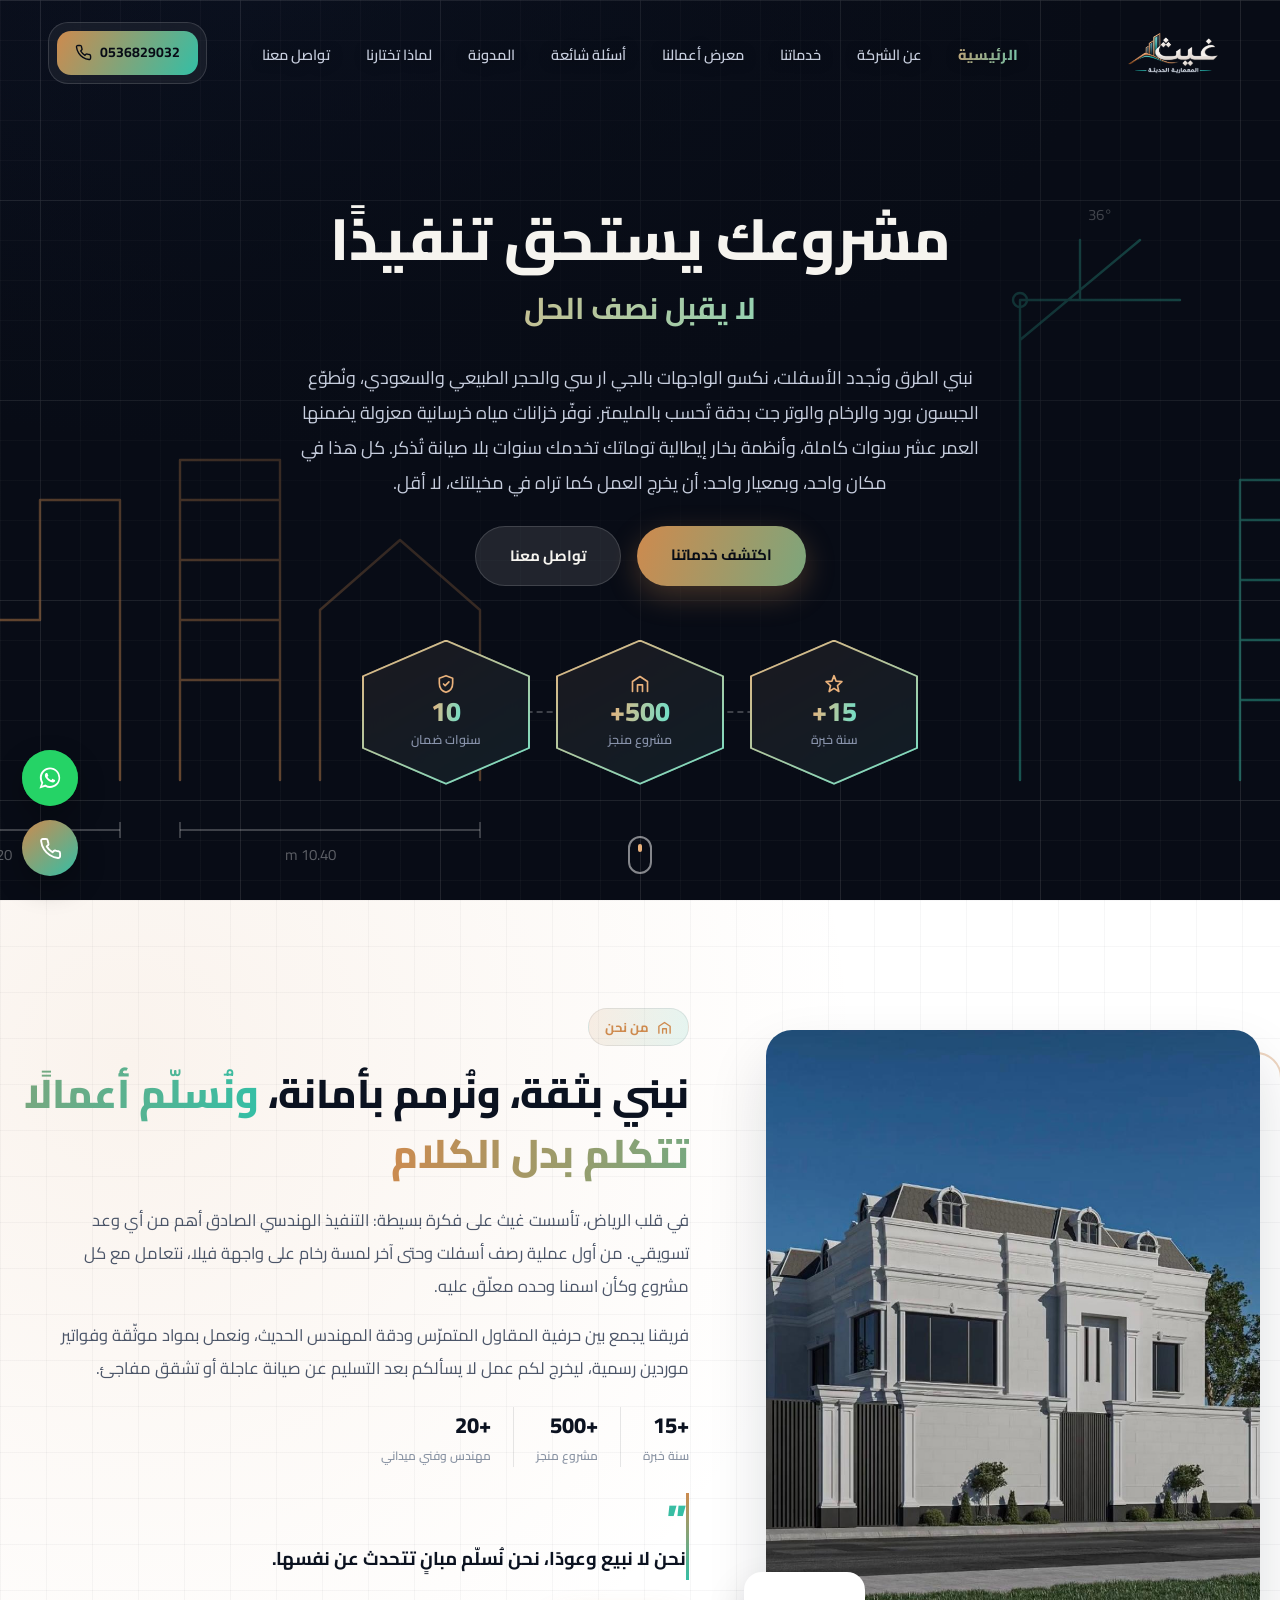
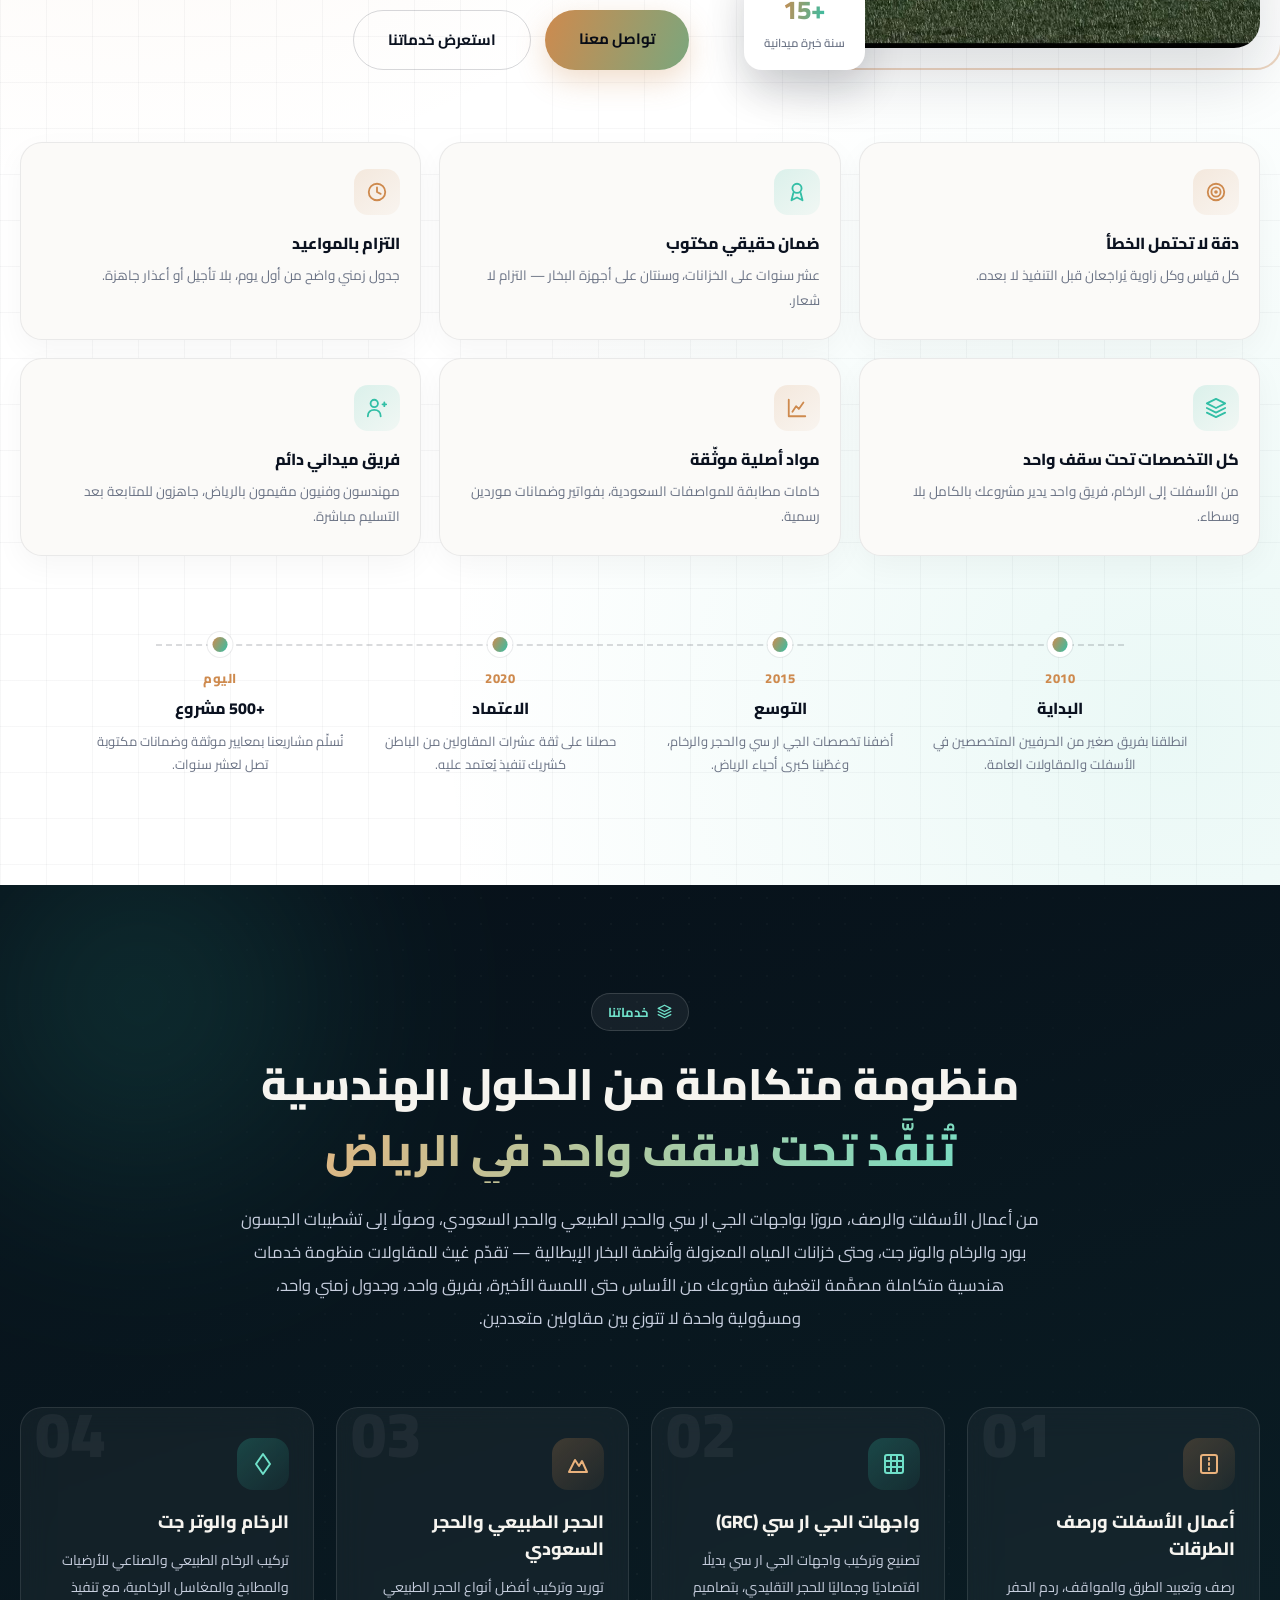
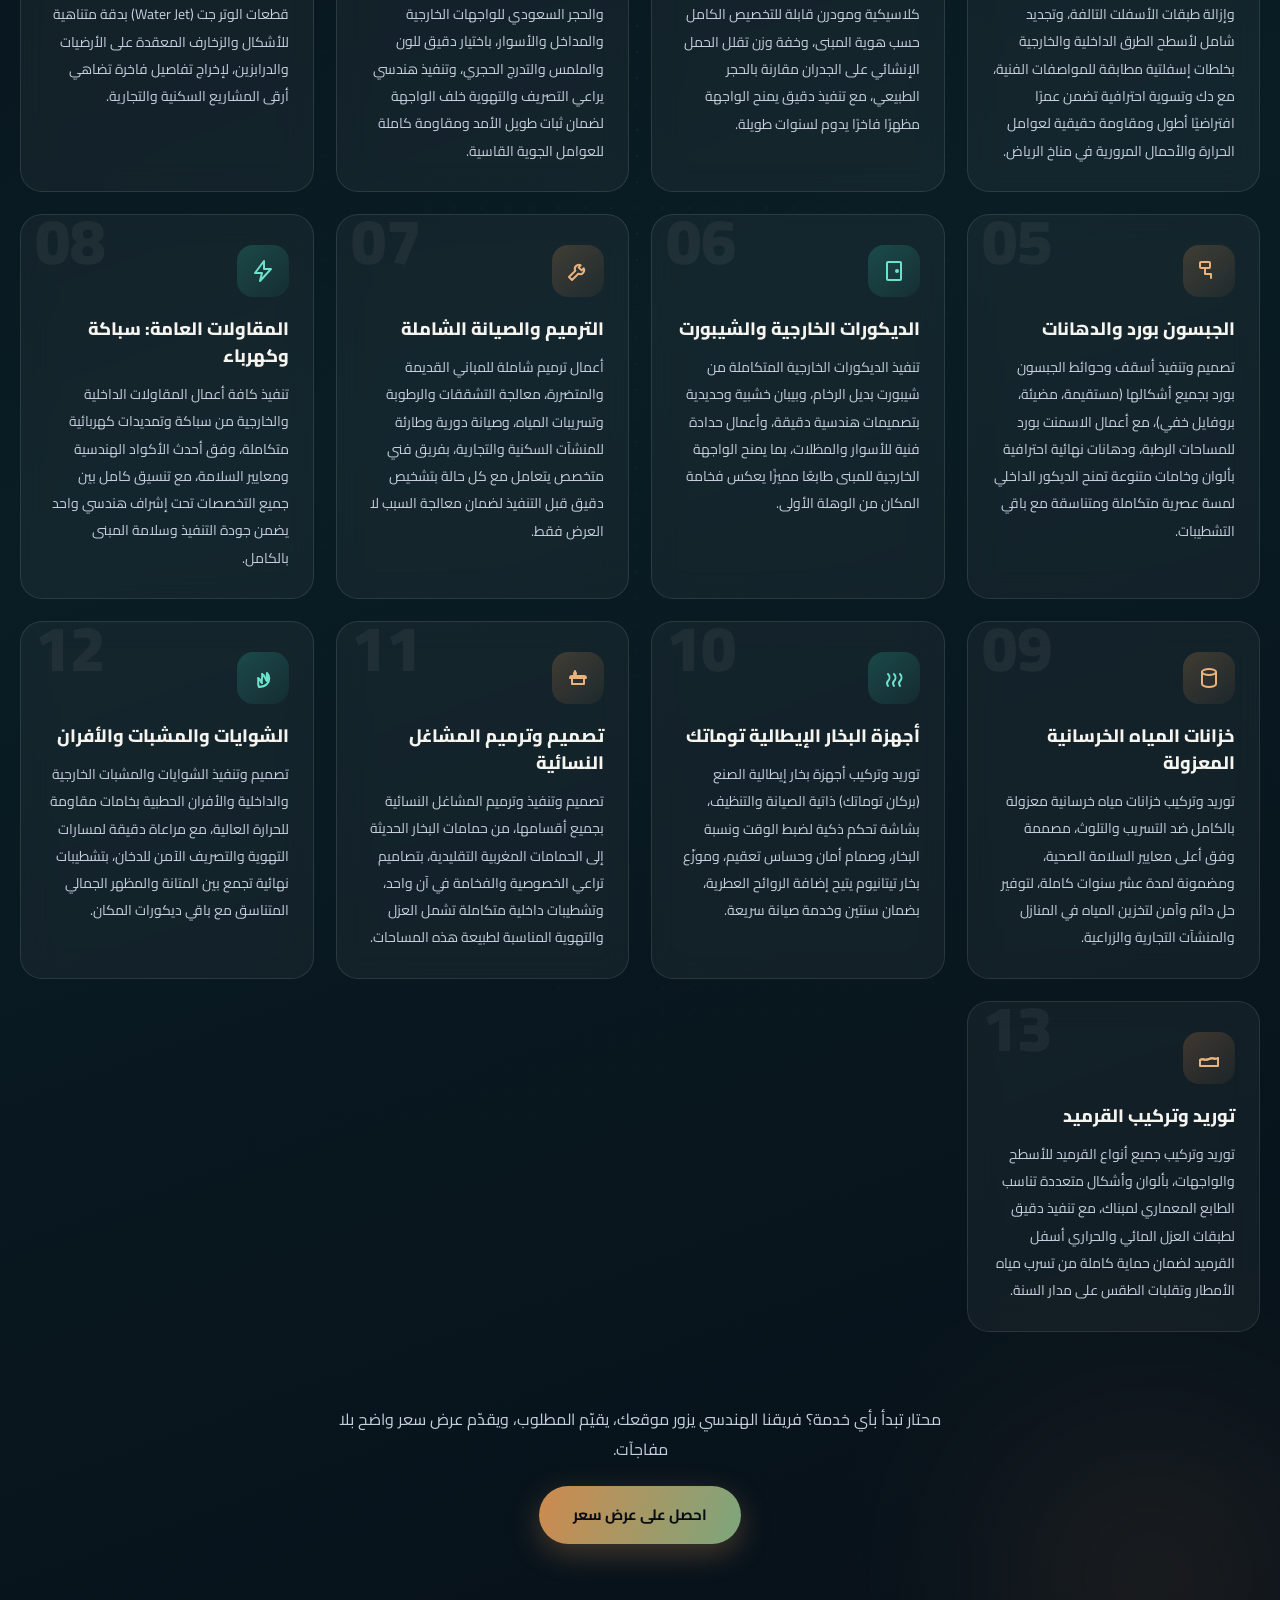
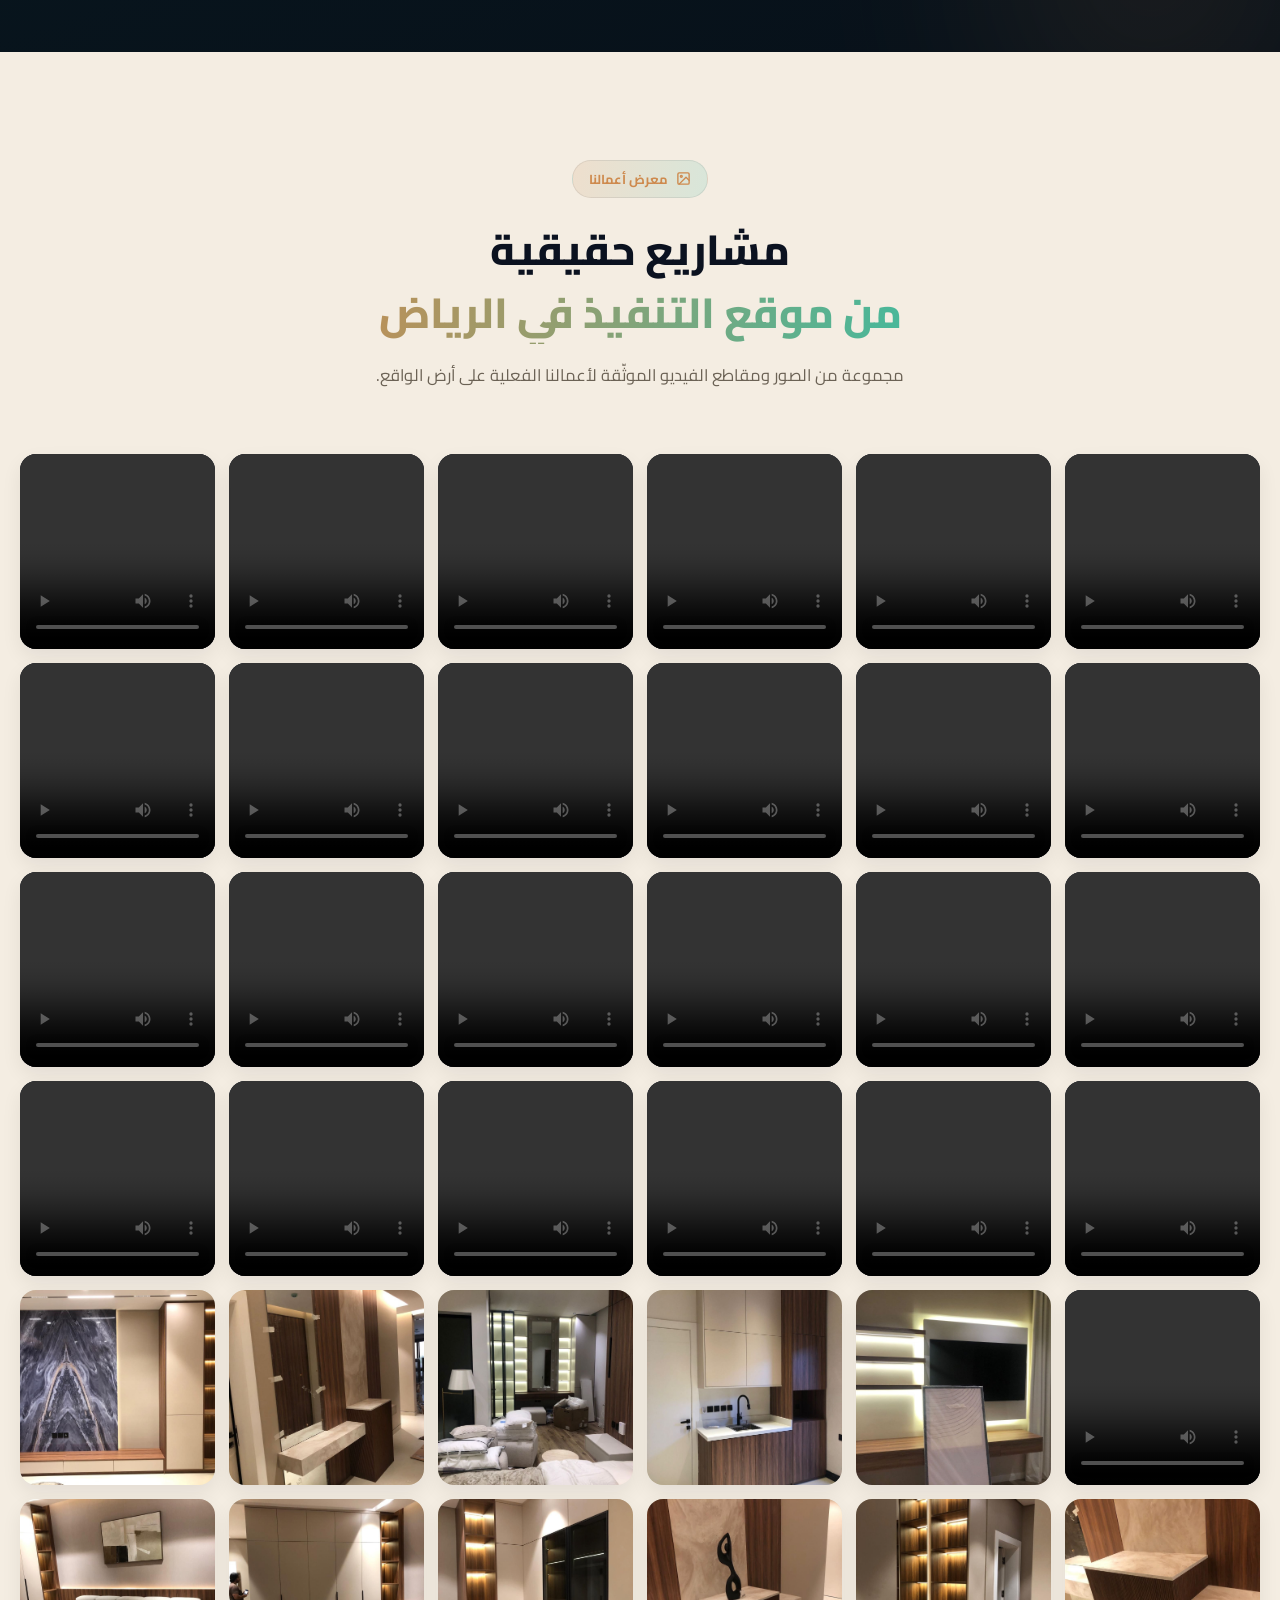
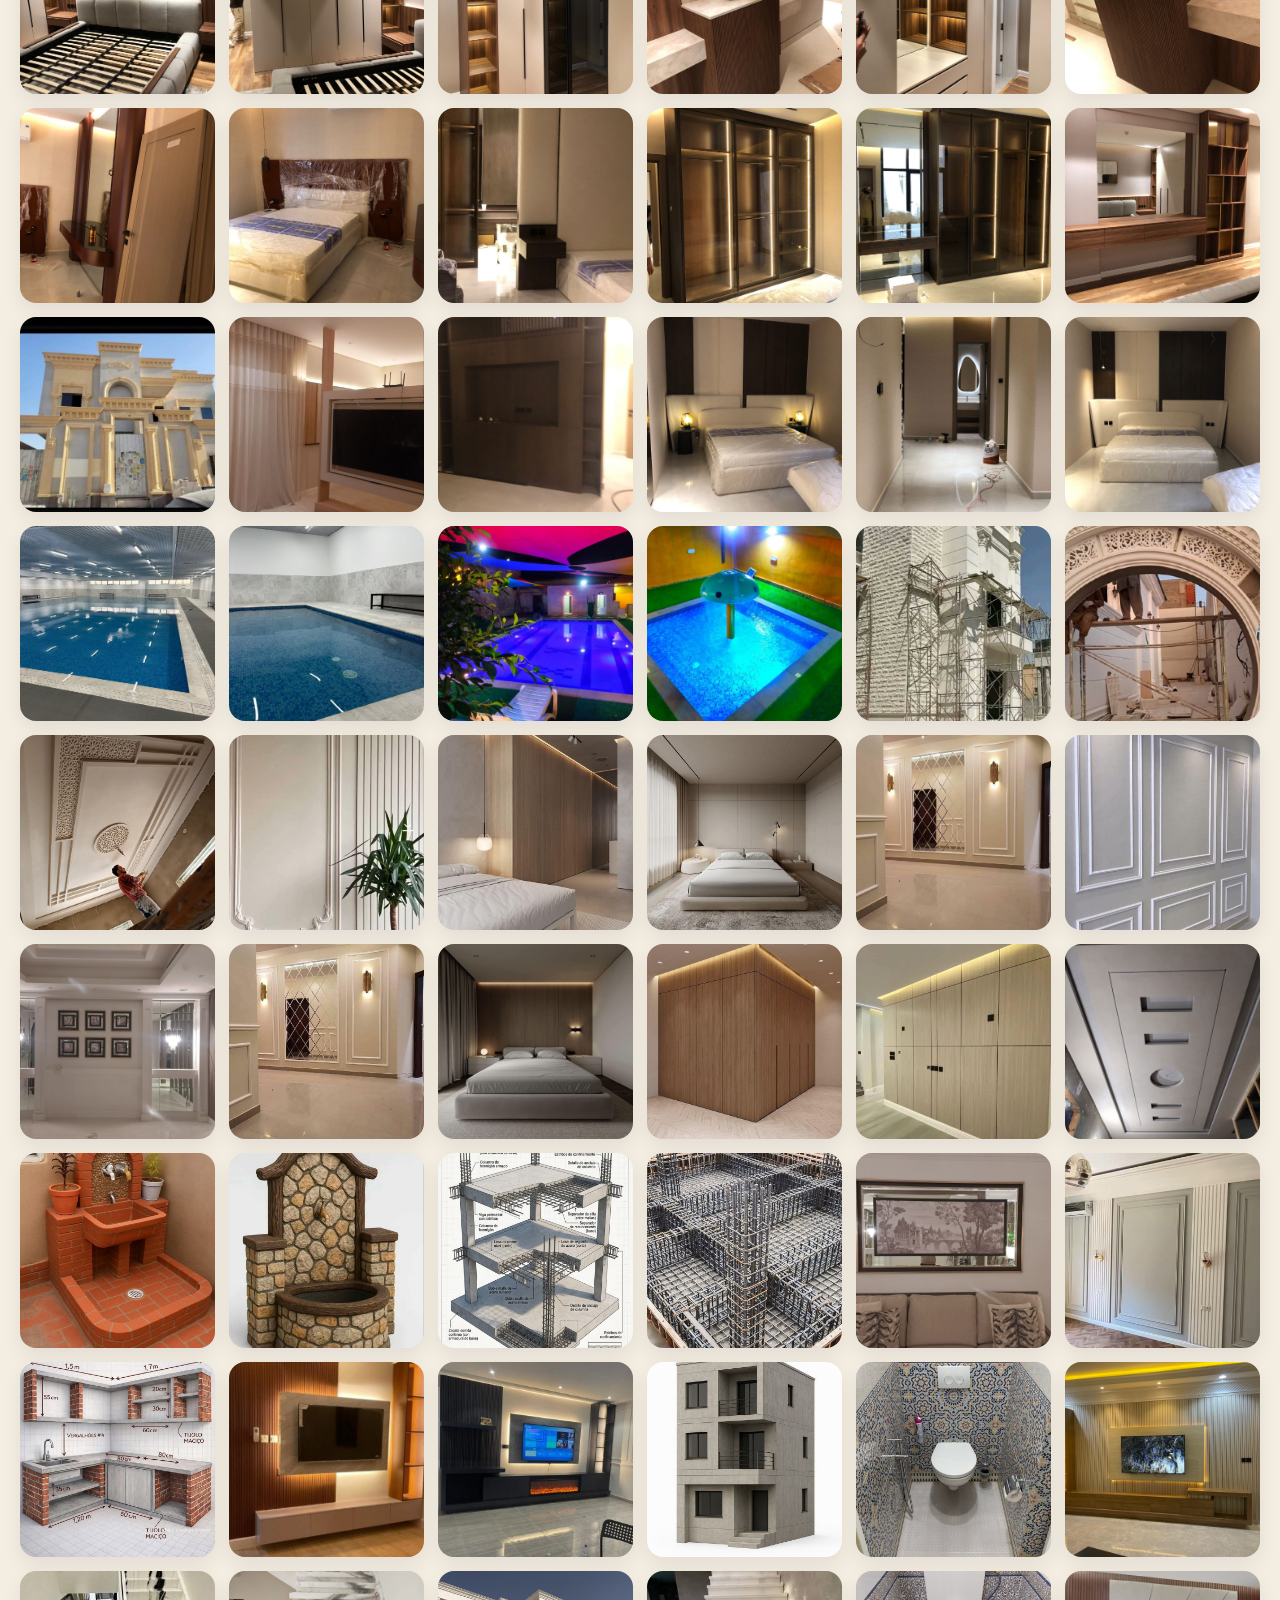
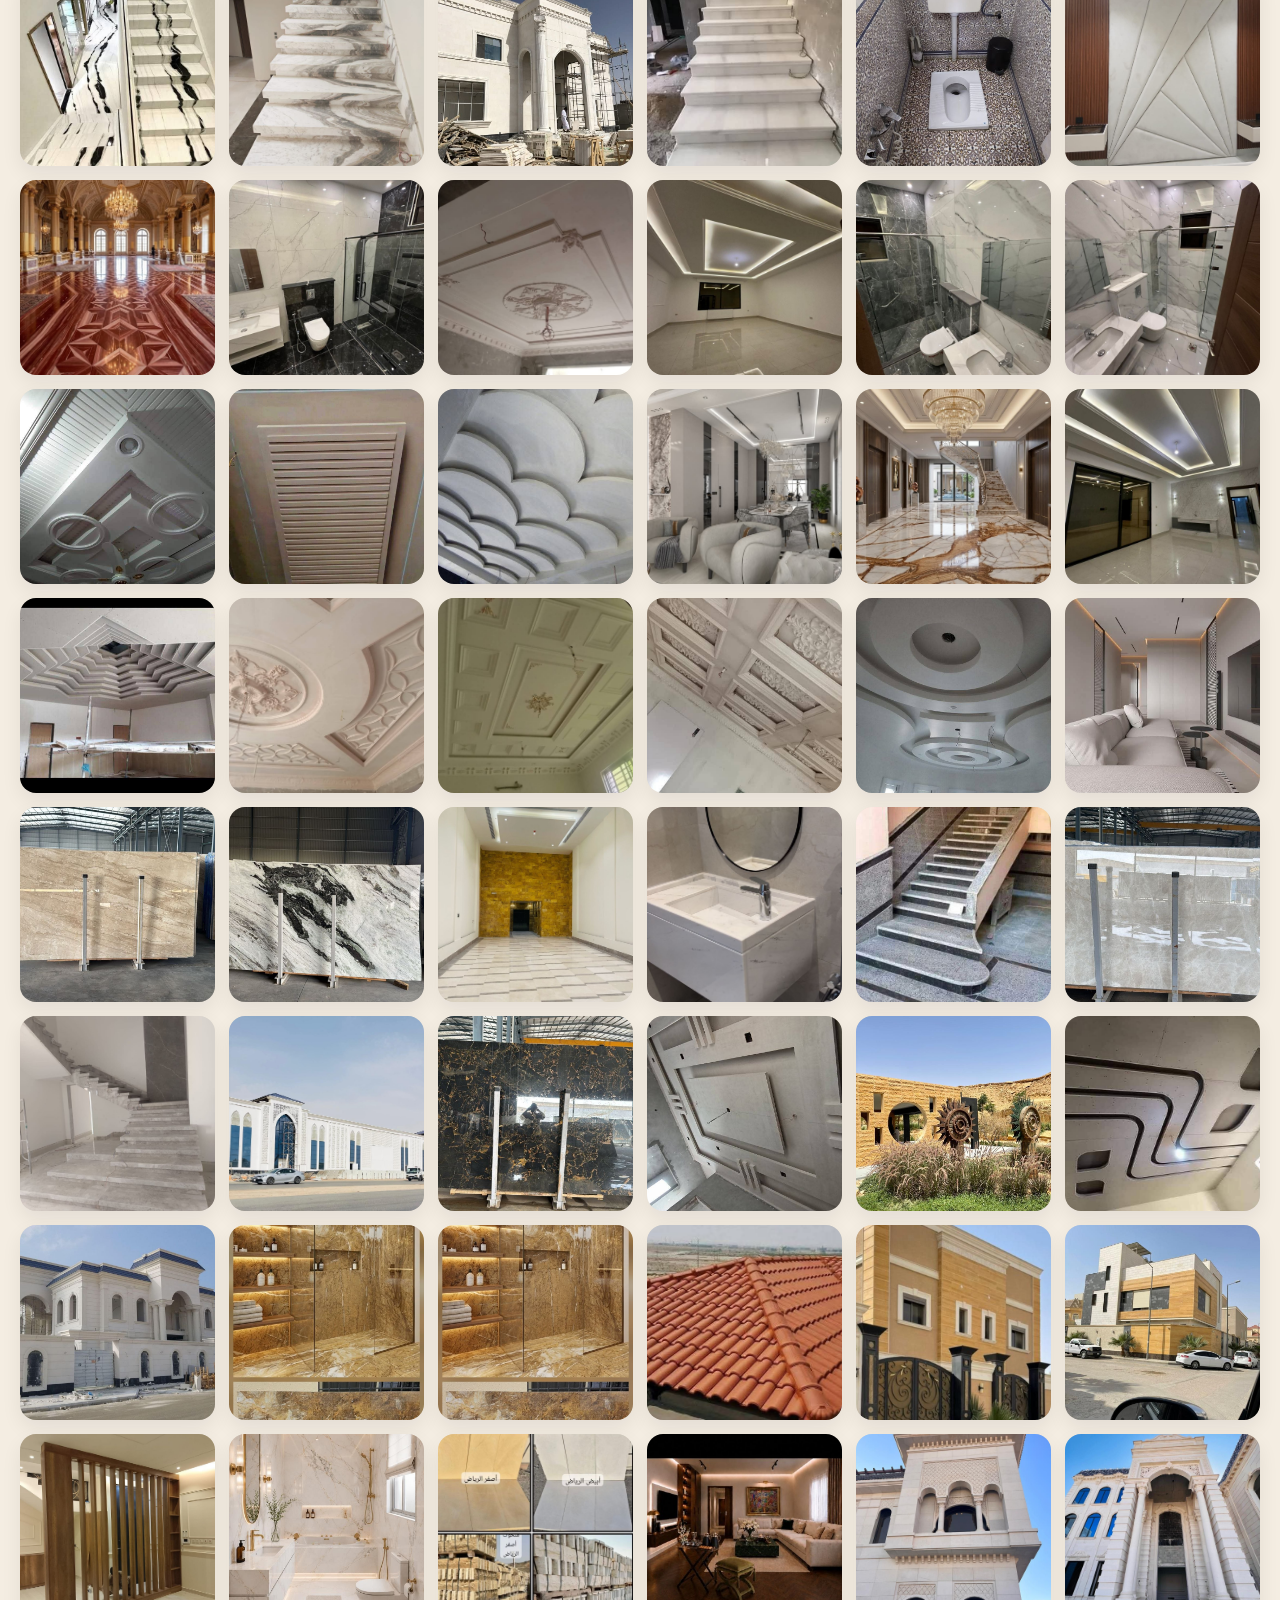
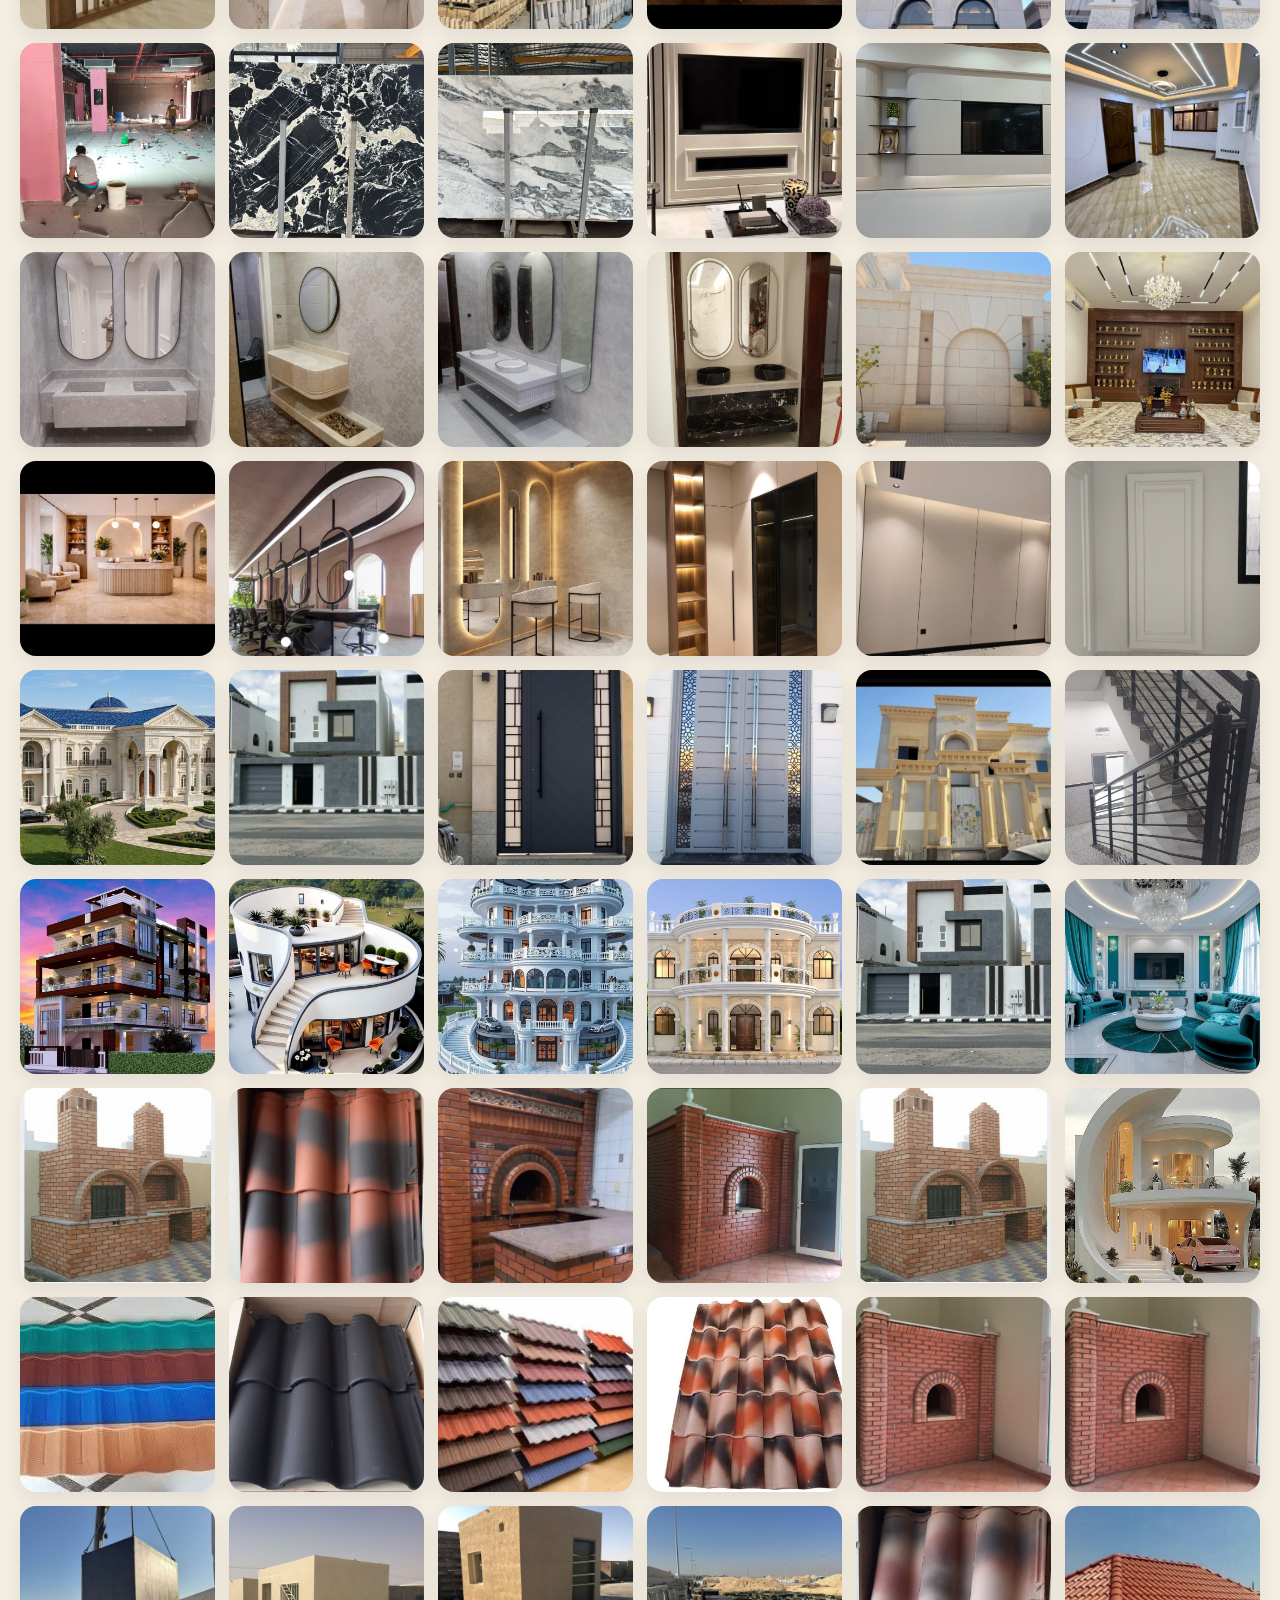
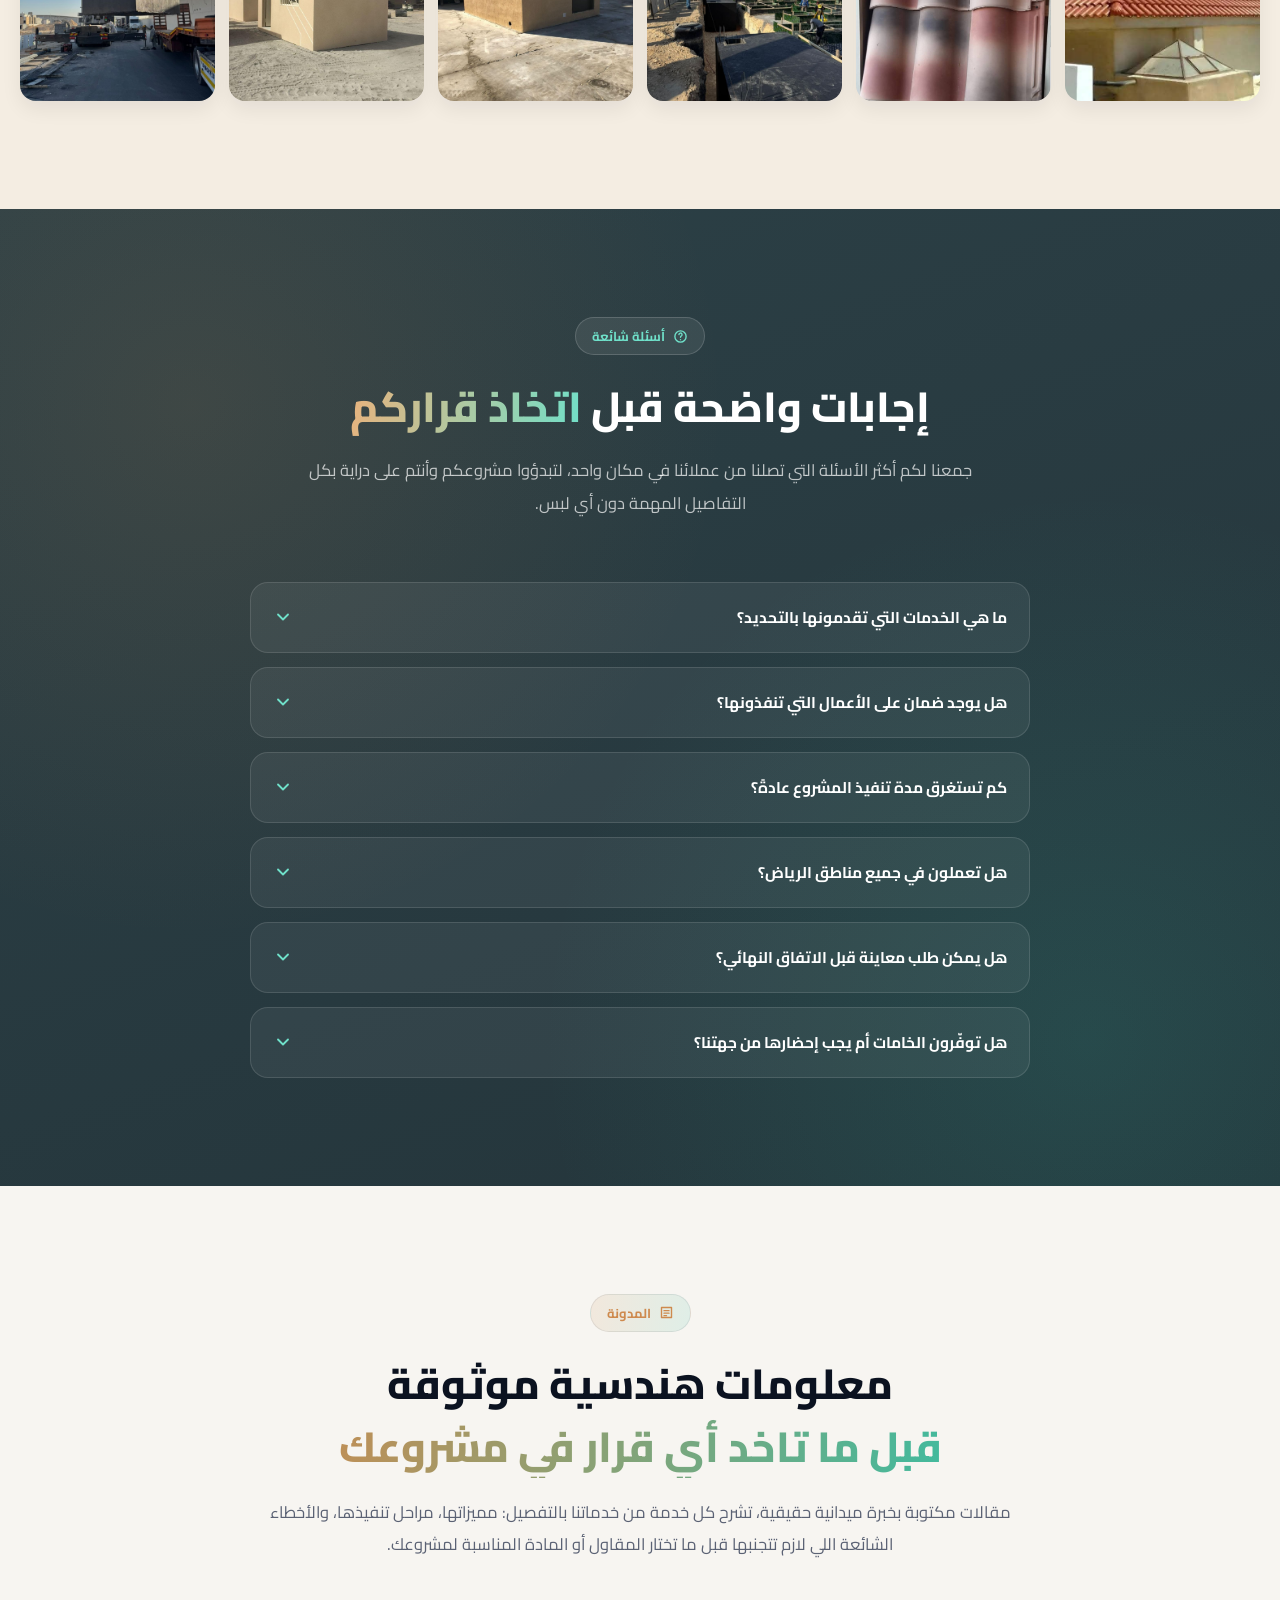
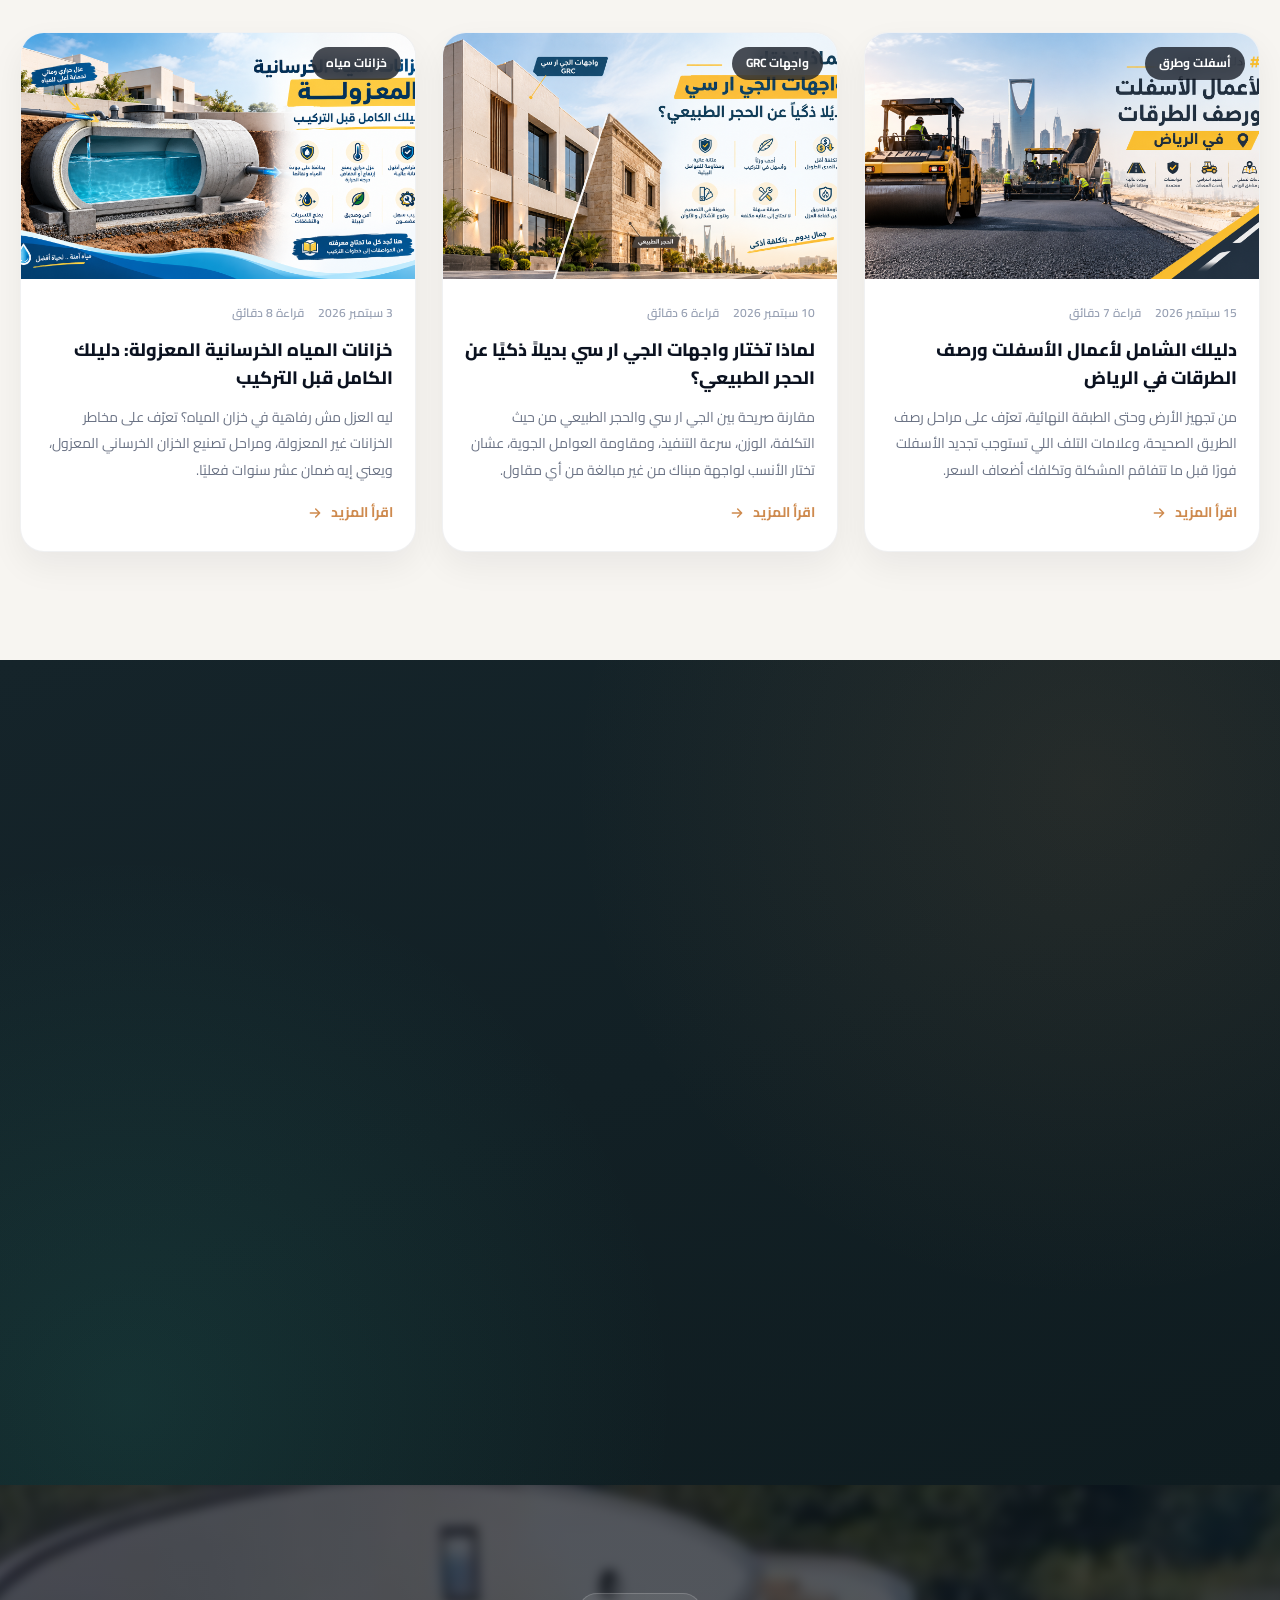
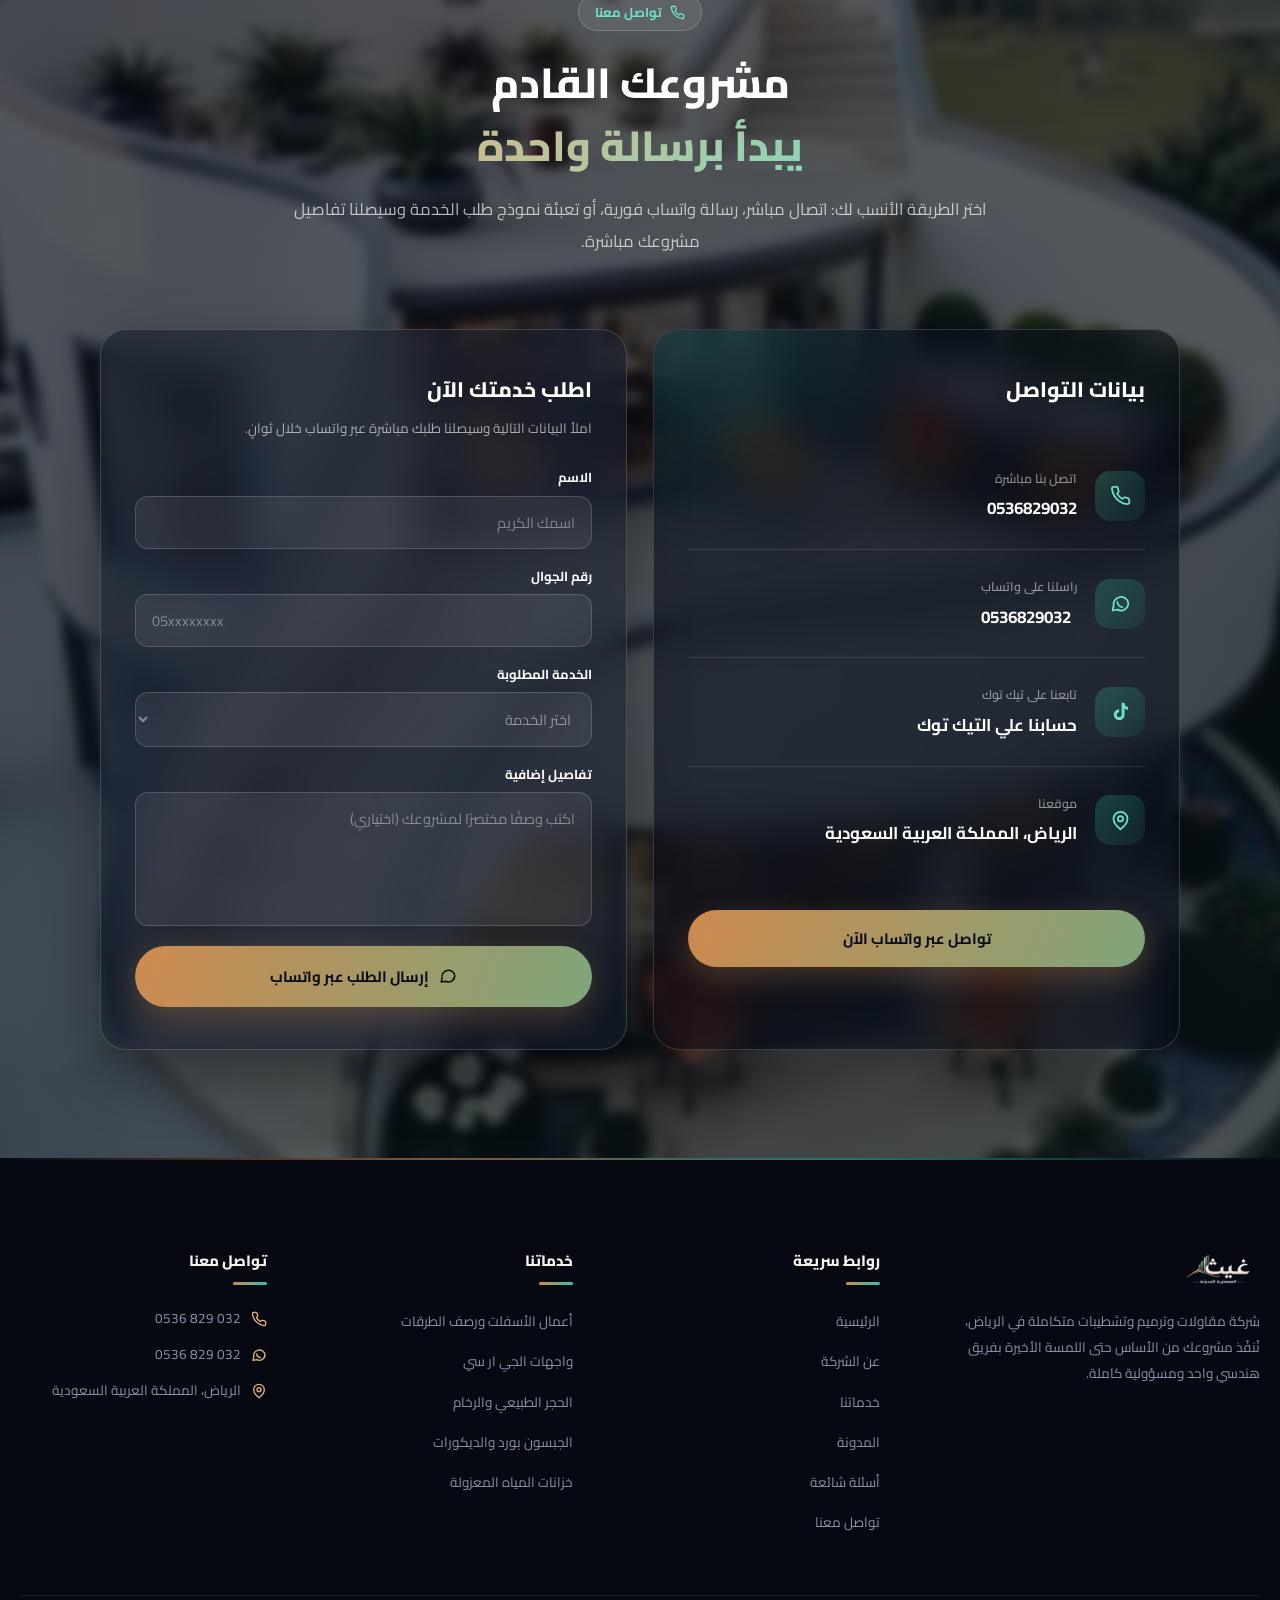
<file: index.html>
<!DOCTYPE html>
<html lang="ar" dir="rtl">
<head>
<meta charset="UTF-8">
<meta name="viewport" content="width=device-width, initial-scale=1.0, maximum-scale=5.0">
<title>غيث للمقاولات والترميم في الرياض | أسفلت، جي ار سي، تشطيبات، جبسون بورد، حجر ورخام</title>
<meta name="description" content="غيث للمقاولات - المعمارية الحديثة، شركة مقاولات وترميم وتشطيبات في الرياض: أعمال أسفلت، جي ار سي، حجر ورخام، جبسون بورد، سباكة وكهرباء، خزانات مياه معزولة لعشر سنوات، وأجهزة بخار ساونا إيطالية. اتصل الآن 0536829032.">
<meta name="keywords" content="مقاولات الرياض, شركة مقاولات, ترميم مباني الرياض, اسفلت الرياض, جي ار سي, تشطيبات فلل, جبسون بورد, سبونج بورد, شيبورت, ديكورات خارجية, حجر سعودي, تركيب رخام, خزانات مياه معزولة, جهاز بخار ساونا, صيانة عامة الرياض">
<meta name="author" content="غيث للمقاولات - المعمارية الحديثة">
<meta name="robots" content="index, follow">
<meta name="theme-color" content="#080c16">
<meta property="og:type" content="website">
<meta property="og:title" content="غيث للمقاولات والترميم في الرياض">
<meta property="og:description" content="أسفلت، جي ار سي، حجر ورخام، جبسون بورد، سباكة وكهرباء، خزانات مياه معزولة وأجهزة بخار ساونا. مقاولات وترميم وتشطيبات بمعايير هندسية عالية في الرياض.">
<meta property="og:locale" content="ar_SA">
<link rel="icon" href="data:image/svg+xml,%3Csvg xmlns='http://www.w3.org/2000/svg' viewBox='0 0 100 100'%3E%3Crect width='100' height='100' rx='22' fill='%23080c16'/%3E%3Cpath d='M20 74 L50 26 L80 74' fill='none' stroke='%23ce8a4e' stroke-width='7' stroke-linecap='round' stroke-linejoin='round'/%3E%3C/svg%3E">
<link rel="preconnect" href="https://fonts.googleapis.com">
<link rel="preconnect" href="https://fonts.gstatic.com" crossorigin>
<link href="https://fonts.googleapis.com/css2?family=Cairo:wght@300;400;500;600;700;800;900&display=swap" rel="stylesheet">
<link rel="stylesheet" href="style.css">
<script type="application/ld+json">
{
"@context": "https://schema.org",
"@type": "GeneralContractor",
"name": "غيث للمقاولات - المعمارية الحديثة",
"telephone": "+966536829032",
"address": {
"@type": "PostalAddress",
"addressLocality": "الرياض",
"addressCountry": "SA"
},
"areaServed": "الرياض، المملكة العربية السعودية",
"description": "شركة مقاولات وترميم وتشطيبات في الرياض: أسفلت، جي ار سي، حجر ورخام، جبسون بورد، سباكة وكهرباء، خزانات مياه معزولة، أجهزة بخار."
}
</script>
</head>
<body>
<div class="splash-screen" id="splashScreen">
<img src="images/logo.png" alt="غيث للمقاولات" class="splash-logo">
<div class="splash-loader"><span></span><span></span><span></span></div>
</div>
<div class="ambient" aria-hidden="true">
<span class="blob blob-a"></span>
<span class="blob blob-b"></span>
</div>
<header class="site-header" id="siteHeader">
<div class="header-scrim" aria-hidden="true"></div>

<a href="#home" class="brand">
<img src="images/logo.png" alt="غيث للمقاولات - المعمارية الحديثة" class="brand-logo">
</a>

<nav class="nav-shell" aria-label="التنقل الرئيسي">
<span class="nav-marker" id="navMarker" aria-hidden="true"></span>
<ul id="navList">
<li><a href="#home" class="nav-link is-active" data-target="home">الرئيسية</a></li>
<li><a href="#about" class="nav-link" data-target="about">عن الشركة</a></li>
<li><a href="#services" class="nav-link" data-target="services">خدماتنا</a></li>
<li><a href="#gallery" class="nav-link" data-target="gallery">معرض أعمالنا</a></li>
<li><a href="#faq" class="nav-link" data-target="faq">أسئلة شائعة</a></li>
<li><a href="#blog" class="nav-link" data-target="blog">المدونة</a></li>
<li><a href="#why" class="nav-link" data-target="why">لماذا تختارنا</a></li>
<li><a href="#contact" class="nav-link" data-target="contact">تواصل معنا</a></li>
</ul>
</nav>

<div class="header-cta">
<a href="tel:0536829032" class="btn-call">
<svg viewBox="0 0 24 24" width="17" height="17" fill="none" stroke="currentColor" stroke-width="2" stroke-linecap="round" stroke-linejoin="round"><path d="M22 16.92v3a2 2 0 0 1-2.18 2 19.79 19.79 0 0 1-8.63-3.07 19.5 19.5 0 0 1-6-6 19.79 19.79 0 0 1-3.07-8.67A2 2 0 0 1 4.11 2h3a2 2 0 0 1 2 1.72c.127.96.362 1.903.7 2.81a2 2 0 0 1-.45 2.11L8.09 9.91a16 16 0 0 0 6 6l1.27-1.27a2 2 0 0 1 2.11-.45c.907.338 1.85.573 2.81.7A2 2 0 0 1 22 16.92z"/></svg>
<span>0536829032</span>
</a>
<button class="nav-toggle" id="navToggle" aria-label="فتح القائمة" aria-expanded="false" aria-controls="navMobile">
<span></span><span></span><span></span>
</button>
</div>
<div class="nav-overlay" id="navOverlay"></div>
<nav class="nav-mobile" id="navMobile" aria-label="التنقل للجوال">
<ul>
<li><a href="#home" class="nav-link is-active" data-target="home">الرئيسية</a></li>
<li><a href="#about" class="nav-link" data-target="about">عن الشركة</a></li>
<li><a href="#services" class="nav-link" data-target="services">خدماتنا</a></li>
<li><a href="#gallery" class="nav-link" data-target="gallery">معرض أعمالنا</a></li>
<li><a href="#faq" class="nav-link" data-target="faq">أسئلة شائعة</a></li>
<li><a href="#blog" class="nav-link" data-target="blog">المدونة</a></li>
<li><a href="#why" class="nav-link" data-target="why">لماذا تختارنا</a></li>
<li><a href="#contact" class="nav-link" data-target="contact">تواصل معنا</a></li>
</ul>
</nav>
</header>
<main>
<section class="hero" id="home">
<div class="hero-bg" aria-hidden="true">
<svg class="hero-pattern" viewBox="0 0 1600 900" preserveAspectRatio="xMidYMid slice" id="heroPattern">
<defs>
<pattern id="gridMinor" width="40" height="40" patternUnits="userSpaceOnUse">
<path d="M40 0H0V40" fill="none" stroke="rgba(255,255,255,0.07)" stroke-width="1"/>
</pattern>
<pattern id="gridMajor" width="200" height="200" patternUnits="userSpaceOnUse">
<path d="M200 0H0V200" fill="none" stroke="rgba(255,255,255,0.12)" stroke-width="1.4"/>
</pattern>
</defs>
<rect width="1600" height="900" fill="url(#gridMinor)"/>
<rect width="1600" height="900" fill="url(#gridMajor)"/>
<g fill="none" stroke="#ce8a4e" stroke-width="2.4" stroke-linecap="round" stroke-linejoin="round" opacity="0.55">
<path d="M60 780 L60 560 L140 560 L140 620 L200 620 L200 500 L280 500 L280 780"/>
<path d="M340 780 L340 460 L440 460 L440 780 M340 500 H440 M340 560 H440 M340 620 H440 M340 680 H440"/>
<path d="M480 780 L480 610 L560 540 L640 610 L640 780"/>
</g>
<g fill="none" stroke="#33bfa6" stroke-width="2.4" stroke-linecap="round" stroke-linejoin="round" opacity="0.5">
<path d="M1180 780 V300 M1180 300 L1340 300 M1240 300 V240 M1300 240 L1180 340"/>
<circle cx="1180" cy="300" r="7"/>
<path d="M1400 780 L1400 480 L1480 480 L1480 780 M1400 520 H1480 M1400 580 H1480 M1400 640 H1480 M1400 700 H1480"/>
</g>
<g stroke="rgba(255,255,255,0.35)" stroke-width="1.4" fill="none">
<path d="M60 830 H280"/>
<path d="M60 822 V838 M280 822 V838"/>
<path d="M340 830 H640"/>
<path d="M340 822 V838 M640 822 V838"/>
</g>
<g font-family="Cairo, sans-serif" font-size="15" fill="rgba(255,255,255,0.4)">
<text x="150" y="860" text-anchor="middle">7.20 m</text>
<text x="470" y="860" text-anchor="middle">10.40 m</text>
<text x="1260" y="220" text-anchor="middle">36°</text>
</g>
</svg>
</div>
<div class="hero-overlay"></div>
<div class="hero-content">
<h1 class="reveal r1">
<span>مشروعك يستحق تنفيذًا</span>
<span class="accent-line">لا يقبل نصف الحل</span>
</h1>
<p class="hero-desc reveal r2">
نبني الطرق ونُجدد الأسفلت، نكسو الواجهات بالجي ار سي والحجر الطبيعي والسعودي، ونُطوّع الجبسون بورد والرخام والوتر جت بدقة تُحسب بالمليمتر. نوفّر خزانات مياه خرسانية معزولة يضمنها العمر عشر سنوات كاملة، وأنظمة بخار إيطالية توماتك تخدمك سنوات بلا صيانة تُذكر. كل هذا في مكان واحد، وبمعيار واحد: أن يخرج العمل كما تراه في مخيلتك، لا أقل.
</p>
<div class="hero-actions reveal r3">
<a href="#services" class="btn btn-primary">
<span>اكتشف خدماتنا</span>
</a>
<a href="#contact" class="btn btn-secondary">
<span>تواصل معنا</span>
</a>
</div>
</div>

<div class="stats-band reveal r4">
<div class="stat-card">
<div class="stat-inner">
<span class="stat-icon">
<svg viewBox="0 0 24 24" width="20" height="20" fill="none" stroke="currentColor" stroke-width="2" stroke-linecap="round" stroke-linejoin="round"><path d="M12 2 L14.5 8.5 L21.5 9.2 L16.2 13.9 L17.8 21 L12 17.3 L6.2 21 L7.8 13.9 L2.5 9.2 L9.5 8.5 Z"/></svg>
</span>
<strong><span class="count" data-target="15" data-prefix="+">0</span></strong>
<span class="stat-label">سنة خبرة</span>
</div>
</div>
<div class="stat-card">
<div class="stat-inner">
<span class="stat-icon">
<svg viewBox="0 0 24 24" width="20" height="20" fill="none" stroke="currentColor" stroke-width="2" stroke-linecap="round" stroke-linejoin="round"><path d="M3 21V9l9-6 9 6v12"/><path d="M9 21V13h6v8"/></svg>
</span>
<strong><span class="count" data-target="500" data-prefix="+">0</span></strong>
<span class="stat-label">مشروع منجز</span>
</div>
</div>
<div class="stat-card">
<div class="stat-inner">
<span class="stat-icon">
<svg viewBox="0 0 24 24" width="20" height="20" fill="none" stroke="currentColor" stroke-width="2" stroke-linecap="round" stroke-linejoin="round"><path d="M12 2 L20 5 V11 C20 16.5 16.5 20.5 12 22 C7.5 20.5 4 16.5 4 11 V5 Z"/><path d="M9 12 L11 14 L15.5 9.5"/></svg>
</span>
<strong><span class="count" data-target="10">0</span></strong>
<span class="stat-label">سنوات ضمان</span>
</div>
</div>
</div>

<a href="#about" class="scroll-cue" aria-label="مرر للأسفل">
<span class="mouse"><span class="wheel"></span></span>
</a>
</section>
<section class="about" id="about">
<div class="about-pattern" aria-hidden="true"></div>
<div class="about-top">
<div class="about-media reveal-io">
<div class="media-frame">
<img src="images/hero3.png" alt="أعمال غيث للمقاولات في الرياض" class="media-img">
</div>
<div class="media-badge">
<strong>+15</strong>
<span>سنة خبرة ميدانية</span>
</div>
<span class="media-ring" aria-hidden="true"></span>
</div>

<div class="about-text">
<span class="about-tag reveal-io">
<svg viewBox="0 0 24 24" width="15" height="15" fill="none" stroke="currentColor" stroke-width="2.2" stroke-linecap="round" stroke-linejoin="round"><path d="M3 21 L3 10 L12 4 L21 10 L21 21"/><path d="M9 21 V14 H15 V21"/></svg>
من نحن
</span>
<h2 class="about-heading reveal-io">
نبني بثقة، ونُرمم بأمانة،
<span class="grad">ونُسلّم أعمالًا تتكلم بدل الكلام</span>
</h2>
<p class="about-desc reveal-io">
في قلب الرياض، تأسست غيث على فكرة بسيطة: التنفيذ الهندسي الصادق أهم من أي وعد تسويقي. من أول عملية رصف أسفلت وحتى آخر لمسة رخام على واجهة فيلا، نتعامل مع كل مشروع وكأن اسمنا وحده معلّق عليه.
</p>
<p class="about-desc reveal-io">
فريقنا يجمع بين حرفية المقاول المتمرّس ودقة المهندس الحديث، ونعمل بمواد موثّقة وفواتير موردين رسمية، ليخرج لكم عمل لا يسألكم بعد التسليم عن صيانة عاجلة أو تشقق مفاجئ.
</p>

<div class="about-mini-stats reveal-io">
<div class="mini-stat">
<strong>+15</strong>
<span>سنة خبرة</span>
</div>
<div class="mini-stat">
<strong>+500</strong>
<span>مشروع منجز</span>
</div>
<div class="mini-stat">
<strong>+20</strong>
<span>مهندس وفني ميداني</span>
</div>
</div>

<blockquote class="about-quote reveal-io">
<span class="quote-mark">”</span>
نحن لا نبيع وعودًا، نحن نُسلّم مبانٍ تتحدث عن نفسها.
</blockquote>

<div class="about-actions reveal-io">
<a href="#contact" class="btn btn-primary">
<span>تواصل معنا</span>
</a>
<a href="#services" class="btn btn-ghost">
<span>استعرض خدماتنا</span>
</a>
</div>
</div>
</div>

<div class="about-values">
<div class="value-card reveal-io" style="--d:0.05s">
<span class="value-icon value-icon--copper">
<svg viewBox="0 0 24 24" width="22" height="22" fill="none" stroke="currentColor" stroke-width="2" stroke-linecap="round" stroke-linejoin="round"><circle cx="12" cy="12" r="9"/><circle cx="12" cy="12" r="5"/><circle cx="12" cy="12" r="1"/></svg>
</span>
<h3>دقة لا تحتمل الخطأ</h3>
<p>كل قياس وكل زاوية يُراجَعان قبل التنفيذ لا بعده.</p>
</div>

<div class="value-card reveal-io" style="--d:0.1s">
<span class="value-icon value-icon--teal">
<svg viewBox="0 0 24 24" width="22" height="22" fill="none" stroke="currentColor" stroke-width="2" stroke-linecap="round" stroke-linejoin="round"><circle cx="12" cy="8" r="5"/><path d="M8 13 L6 21 L12 18 L18 21 L16 13"/></svg>
</span>
<h3>ضمان حقيقي مكتوب</h3>
<p>عشر سنوات على الخزانات، وسنتان على أجهزة البخار — التزام لا شعار.</p>
</div>

<div class="value-card reveal-io" style="--d:0.15s">
<span class="value-icon value-icon--copper">
<svg viewBox="0 0 24 24" width="22" height="22" fill="none" stroke="currentColor" stroke-width="2" stroke-linecap="round" stroke-linejoin="round"><circle cx="12" cy="12" r="9"/><path d="M12 7 V12 L16 14"/></svg>
</span>
<h3>التزام بالمواعيد</h3>
<p>جدول زمني واضح من أول يوم، بلا تأجيل أو أعذار جاهزة.</p>
</div>

<div class="value-card reveal-io" style="--d:0.2s">
<span class="value-icon value-icon--teal">
<svg viewBox="0 0 24 24" width="22" height="22" fill="none" stroke="currentColor" stroke-width="2" stroke-linecap="round" stroke-linejoin="round"><path d="M12 2 L2 7 L12 12 L22 7 Z"/><path d="M2 12 L12 17 L22 12"/><path d="M2 17 L12 22 L22 17"/></svg>
</span>
<h3>كل التخصصات تحت سقف واحد</h3>
<p>من الأسفلت إلى الرخام، فريق واحد يدير مشروعك بالكامل بلا وسطاء.</p>
</div>

<div class="value-card reveal-io" style="--d:0.25s">
<span class="value-icon value-icon--copper">
<svg viewBox="0 0 24 24" width="22" height="22" fill="none" stroke="currentColor" stroke-width="2" stroke-linecap="round" stroke-linejoin="round"><path d="M3 3 L3 21 L21 21"/><path d="M7 16 L11 10 L14 13 L19 6"/></svg>
</span>
<h3>مواد أصلية موثّقة</h3>
<p>خامات مطابقة للمواصفات السعودية، بفواتير وضمانات موردين رسمية.</p>
</div>

<div class="value-card reveal-io" style="--d:0.3s">
<span class="value-icon value-icon--teal">
<svg viewBox="0 0 24 24" width="22" height="22" fill="none" stroke="currentColor" stroke-width="2" stroke-linecap="round" stroke-linejoin="round"><circle cx="9" cy="7" r="4"/><path d="M2 21 C2 16.5 5 14 9 14 C13 14 16 16.5 16 21"/><path d="M18 8 L22 8 M20 6 L20 10"/></svg>
</span>
<h3>فريق ميداني دائم</h3>
<p>مهندسون وفنيون مقيمون بالرياض، جاهزون للمتابعة بعد التسليم مباشرة.</p>
</div>
</div>

<div class="about-timeline">
<div class="timeline-track" aria-hidden="true"></div>
<div class="timeline-item reveal-io" style="--d:0.05s">
<span class="timeline-dot"></span>
<strong>2010</strong>
<h4>البداية</h4>
<p>انطلقنا بفريق صغير من الحرفيين المتخصصين في الأسفلت والمقاولات العامة.</p>
</div>
<div class="timeline-item reveal-io" style="--d:0.15s">
<span class="timeline-dot"></span>
<strong>2015</strong>
<h4>التوسع</h4>
<p>أضفنا تخصصات الجي ار سي والحجر والرخام، وغطّينا كبرى أحياء الرياض.</p>
</div>
<div class="timeline-item reveal-io" style="--d:0.25s">
<span class="timeline-dot"></span>
<strong>2020</strong>
<h4>الاعتماد</h4>
<p>حصلنا على ثقة عشرات المقاولين من الباطن كشريك تنفيذ يُعتمد عليه.</p>
</div>
<div class="timeline-item reveal-io" style="--d:0.35s">
<span class="timeline-dot"></span>
<strong>اليوم</strong>
<h4>+500 مشروع</h4>
<p>نُسلّم مشاريعنا بمعايير موثقة وضمانات مكتوبة تصل لعشر سنوات.</p>
</div>
</div>
</section>
<section class="services" id="services">
<div class="services-pattern" aria-hidden="true"></div>
<div class="services-glow services-glow--a" aria-hidden="true"></div>
<div class="services-glow services-glow--b" aria-hidden="true"></div>

<div class="services-head">
<span class="services-tag reveal-io">
<svg viewBox="0 0 24 24" width="15" height="15" fill="none" stroke="currentColor" stroke-width="2.2" stroke-linecap="round" stroke-linejoin="round"><path d="M12 2 L2 7 L12 12 L22 7 Z"/><path d="M2 12 L12 17 L22 12"/><path d="M2 17 L12 22 L22 17"/></svg>
خدماتنا
</span>
<h2 class="services-heading reveal-io">
منظومة متكاملة من الحلول الهندسية
<span class="grad-light">تُنفَّذ تحت سقف واحد في الرياض</span>
</h2>
<p class="services-desc reveal-io">
من أعمال الأسفلت والرصف، مرورًا بواجهات الجي ار سي والحجر الطبيعي والحجر السعودي، وصولًا إلى تشطيبات الجبسون بورد والرخام والوتر جت، وحتى خزانات المياه المعزولة وأنظمة البخار الإيطالية — تقدّم غيث للمقاولات منظومة خدمات هندسية متكاملة مصمَّمة لتغطية مشروعك من الأساس حتى اللمسة الأخيرة، بفريق واحد، وجدول زمني واحد، ومسؤولية واحدة لا تتوزع بين مقاولين متعددين.
</p>
</div>

<div class="services-grid">

<div class="service-card reveal-io" style="--d:0.02s">
<span class="service-ghost">01</span>
<span class="service-icon service-icon--copper">
<svg viewBox="0 0 24 24" width="24" height="24" fill="none" stroke="currentColor" stroke-width="2" stroke-linecap="round" stroke-linejoin="round"><rect x="4" y="3" width="16" height="18" rx="2"/><path d="M12 6 V8 M12 11 V13 M12 16 V18"/></svg>
</span>
<h3>أعمال الأسفلت ورصف الطرقات</h3>
<p>رصف وتعبيد الطرق والمواقف، ردم الحفر وإزالة طبقات الأسفلت التالفة، وتجديد شامل لأسطح الطرق الداخلية والخارجية بخلطات إسفلتية مطابقة للمواصفات الفنية، مع دك وتسوية احترافية تضمن عمرًا افتراضيًا أطول ومقاومة حقيقية لعوامل الحرارة والأحمال المرورية في مناخ الرياض.</p>
</div>

<div class="service-card reveal-io" style="--d:0.06s">
<span class="service-ghost">02</span>
<span class="service-icon service-icon--teal">
<svg viewBox="0 0 24 24" width="24" height="24" fill="none" stroke="currentColor" stroke-width="2" stroke-linecap="round" stroke-linejoin="round"><rect x="3" y="3" width="18" height="18" rx="2"/><path d="M3 9h18 M3 15h18 M9 3v18 M15 3v18"/></svg>
</span>
<h3>واجهات الجي ار سي (GRC)</h3>
<p>تصنيع وتركيب واجهات الجي ار سي بديلًا اقتصاديًا وجماليًا للحجر التقليدي، بتصاميم كلاسيكية ومودرن قابلة للتخصيص الكامل حسب هوية المبنى، وخفة وزن تقلل الحمل الإنشائي على الجدران مقارنة بالحجر الطبيعي، مع تنفيذ دقيق يمنح الواجهة مظهرًا فاخرًا يدوم لسنوات طويلة.</p>
</div>

<div class="service-card reveal-io" style="--d:0.1s">
<span class="service-ghost">03</span>
<span class="service-icon service-icon--copper">
<svg viewBox="0 0 24 24" width="24" height="24" fill="none" stroke="currentColor" stroke-width="2" stroke-linecap="round" stroke-linejoin="round"><path d="M3 20 L9 8 L13 14 L16 9 L21 20 Z"/></svg>
</span>
<h3>الحجر الطبيعي والحجر السعودي</h3>
<p>توريد وتركيب أفضل أنواع الحجر الطبيعي والحجر السعودي للواجهات الخارجية والمداخل والأسوار، باختيار دقيق للون والملمس والتدرج الحجري، وتنفيذ هندسي يراعي التصريف والتهوية خلف الواجهة لضمان ثبات طويل الأمد ومقاومة كاملة للعوامل الجوية القاسية.</p>
</div>

<div class="service-card reveal-io" style="--d:0.14s">
<span class="service-ghost">04</span>
<span class="service-icon service-icon--teal">
<svg viewBox="0 0 24 24" width="24" height="24" fill="none" stroke="currentColor" stroke-width="2" stroke-linecap="round" stroke-linejoin="round"><path d="M12 2 L19 12 L12 22 L5 12 Z"/></svg>
</span>
<h3>الرخام والوتر جت</h3>
<p>تركيب الرخام الطبيعي والصناعي للأرضيات والمطابخ والمغاسل الرخامية، مع تنفيذ قطعات الوتر جت (Water Jet) بدقة متناهية للأشكال والزخارف المعقدة على الأرضيات والدرابزين، لإخراج تفاصيل فاخرة تضاهي أرقى المشاريع السكنية والتجارية.</p>
</div>

<div class="service-card reveal-io" style="--d:0.18s">
<span class="service-ghost">05</span>
<span class="service-icon service-icon--copper">
<svg viewBox="0 0 24 24" width="24" height="24" fill="none" stroke="currentColor" stroke-width="2" stroke-linecap="round" stroke-linejoin="round"><rect x="3" y="3" width="10" height="6" rx="1"/><path d="M8 9 V15 H14 V19"/></svg>
</span>
<h3>الجبسون بورد والدهانات</h3>
<p>تصميم وتنفيذ أسقف وحوائط الجبسون بورد بجميع أشكالها (مستقيمة، مضيئة، بروفايل خفي)، مع أعمال الاسمنت بورد للمساحات الرطبة، ودهانات نهائية احترافية بألوان وخامات متنوعة تمنح الديكور الداخلي لمسة عصرية متكاملة ومتناسقة مع باقي التشطيبات.</p>
</div>

<div class="service-card reveal-io" style="--d:0.22s">
<span class="service-ghost">06</span>
<span class="service-icon service-icon--teal">
<svg viewBox="0 0 24 24" width="24" height="24" fill="none" stroke="currentColor" stroke-width="2" stroke-linecap="round" stroke-linejoin="round"><rect x="5" y="3" width="14" height="18" rx="1"/><circle cx="15" cy="12" r="1"/></svg>
</span>
<h3>الديكورات الخارجية والشيبورت</h3>
<p>تنفيذ الديكورات الخارجية المتكاملة من شيبورت بديل الرخام، وبيبان خشبية وحديدية بتصميمات هندسية دقيقة، وأعمال حدادة فنية للأسوار والمظلات، بما يمنح الواجهة الخارجية للمبنى طابعًا مميزًا يعكس فخامة المكان من الوهلة الأولى.</p>
</div>

<div class="service-card reveal-io" style="--d:0.26s">
<span class="service-ghost">07</span>
<span class="service-icon service-icon--copper">
<svg viewBox="0 0 24 24" width="24" height="24" fill="none" stroke="currentColor" stroke-width="2" stroke-linecap="round" stroke-linejoin="round"><path d="M14.7 6.3a4 4 0 0 0-5.4 5.4L3 18l3 3 6.3-6.3a4 4 0 0 0 5.4-5.4l-2.1 2.1-3-3z"/></svg>
</span>
<h3>الترميم والصيانة الشاملة</h3>
<p>أعمال ترميم شاملة للمباني القديمة والمتضررة، معالجة التشققات والرطوبة وتسريبات المياه، وصيانة دورية وطارئة للمنشآت السكنية والتجارية، بفريق فني متخصص يتعامل مع كل حالة بتشخيص دقيق قبل التنفيذ لضمان معالجة السبب لا العرض فقط.</p>
</div>

<div class="service-card reveal-io" style="--d:0.3s">
<span class="service-ghost">08</span>
<span class="service-icon service-icon--teal">
<svg viewBox="0 0 24 24" width="24" height="24" fill="none" stroke="currentColor" stroke-width="2" stroke-linecap="round" stroke-linejoin="round"><path d="M13 2 L4 14 H11 L9 22 L20 10 H13 Z"/></svg>
</span>
<h3>المقاولات العامة: سباكة وكهرباء</h3>
<p>تنفيذ كافة أعمال المقاولات الداخلية والخارجية من سباكة وتمديدات كهربائية متكاملة، وفق أحدث الأكواد الهندسية ومعايير السلامة، مع تنسيق كامل بين جميع التخصصات تحت إشراف هندسي واحد يضمن جودة التنفيذ وسلامة المبنى بالكامل.</p>
</div>

<div class="service-card reveal-io" style="--d:0.34s">
<span class="service-ghost">09</span>
<span class="service-icon service-icon--copper">
<svg viewBox="0 0 24 24" width="24" height="24" fill="none" stroke="currentColor" stroke-width="2" stroke-linecap="round" stroke-linejoin="round"><ellipse cx="12" cy="6" rx="7" ry="3"/><path d="M5 6 V18 A7 3 0 0 0 19 18 V6"/></svg>
</span>
<h3>خزانات المياه الخرسانية المعزولة</h3>
<p>توريد وتركيب خزانات مياه خرسانية معزولة بالكامل ضد التسريب والتلوث، مصممة وفق أعلى معايير السلامة الصحية، ومضمونة لمدة عشر سنوات كاملة، لتوفير حل دائم وآمن لتخزين المياه في المنازل والمنشآت التجارية والزراعية.</p>
</div>

<div class="service-card reveal-io" style="--d:0.38s">
<span class="service-ghost">10</span>
<span class="service-icon service-icon--teal">
<svg viewBox="0 0 24 24" width="24" height="24" fill="none" stroke="currentColor" stroke-width="2" stroke-linecap="round" stroke-linejoin="round"><path d="M6 20 C6 20 4 17 6 15 C8 13 8 10 6 8"/><path d="M12 20 C12 20 10 17 12 15 C14 13 14 10 12 8"/><path d="M18 20 C18 20 16 17 18 15 C20 13 20 10 18 8"/></svg>
</span>
<h3>أجهزة البخار الإيطالية توماتك</h3>
<p>توريد وتركيب أجهزة بخار إيطالية الصنع (بركان توماتك) ذاتية الصيانة والتنظيف، بشاشة تحكم ذكية لضبط الوقت ونسبة البخار، وصمام أمان وحساس تعقيم، وموزّع بخار تيتانيوم يتيح إضافة الروائح العطرية، بضمان سنتين وخدمة صيانة سريعة.</p>
</div>
<div class="service-card reveal-io" style="--d:0.42s">
<span class="service-ghost">11</span>
<span class="service-icon service-icon--copper">
<svg viewBox="0 0 24 24" width="24" height="24" fill="none" stroke="currentColor" stroke-width="2" stroke-linecap="round" stroke-linejoin="round"><path d="M4 12 h16 M4 12 a2 2 0 0 1 2 -2 h12 a2 2 0 0 1 2 2 M6 12 v6 h12 v-6"/><path d="M9 5 c0 1.2 -1 1.6 -1 2.8 c0 0.8 0.6 1.2 1 1.2 c0.4 0 1 -0.4 1 -1.2 c0 -1.2 -1 -1.6 -1 -2.8Z"/></svg>
</span>
<h3>تصميم وترميم المشاغل النسائية</h3>
<p>تصميم وتنفيذ وترميم المشاغل النسائية بجميع أقسامها، من حمامات البخار الحديثة إلى الحمامات المغربية التقليدية، بتصاميم تراعي الخصوصية والفخامة في آن واحد، وتشطيبات داخلية متكاملة تشمل العزل والتهوية المناسبة لطبيعة هذه المساحات.</p>
</div>

<div class="service-card reveal-io" style="--d:0.46s">
<span class="service-ghost">12</span>
<span class="service-icon service-icon--teal">
<svg viewBox="0 0 24 24" width="24" height="24" fill="none" stroke="currentColor" stroke-width="2" stroke-linecap="round" stroke-linejoin="round"><path d="M8 21 C6 17 8 15 7 12 C10 13 9 16 11 17 C10 14 12 11 11 8 C15 10 14 14 16 15 C17 12 15 10 16 7 C19 10 19 15 16 18 C14 20 10 21 8 21 Z"/></svg>
</span>
<h3>الشوايات والمشبات والأفران</h3>
<p>تصميم وتنفيذ الشوايات والمشبات الخارجية والداخلية والأفران الحطبية بخامات مقاومة للحرارة العالية، مع مراعاة دقيقة لمسارات التهوية والتصريف الآمن للدخان، بتشطيبات نهائية تجمع بين المتانة والمظهر الجمالي المتناسق مع باقي ديكورات المكان.</p>
</div>

<div class="service-card reveal-io" style="--d:0.5s">
<span class="service-ghost">13</span>
<span class="service-icon service-icon--copper">
<svg viewBox="0 0 24 24" width="24" height="24" fill="none" stroke="currentColor" stroke-width="2" stroke-linecap="round" stroke-linejoin="round"><path d="M3 20 L3 14 C6 12 8 15 12 13 C16 11 18 14 21 12 L21 20 Z"/><path d="M3 14 C6 12 8 15 12 13 C16 11 18 14 21 12"/></svg>
</span>
<h3>توريد وتركيب القرميد</h3>
<p>توريد وتركيب جميع أنواع القرميد للأسطح والواجهات، بألوان وأشكال متعددة تناسب الطابع المعماري لمبناك، مع تنفيذ دقيق لطبقات العزل المائي والحراري أسفل القرميد لضمان حماية كاملة من تسرب مياه الأمطار وتقلبات الطقس على مدار السنة.</p>
</div>
</div>

<div class="services-cta reveal-io">
<p>محتار تبدأ بأي خدمة؟ فريقنا الهندسي يزور موقعك، يقيّم المطلوب، ويقدّم عرض سعر واضح بلا مفاجآت.</p>
<a href="#contact" class="btn btn-primary">
<span>احصل على عرض سعر</span>
</a>
</div>
</section>
<section class="gallery" id="gallery">
<div class="gallery-head">
<span class="gallery-tag reveal-io">
<svg viewBox="0 0 24 24" width="15" height="15" fill="none" stroke="currentColor" stroke-width="2.2" stroke-linecap="round" stroke-linejoin="round"><rect x="3" y="3" width="18" height="18" rx="2"/><circle cx="8.5" cy="8.5" r="1.5"/><path d="M21 15 L16 10 L5 21"/></svg>
معرض أعمالنا
</span>
<h2 class="gallery-heading reveal-io">
مشاريع حقيقية
<span class="grad">من موقع التنفيذ في الرياض</span>
</h2>
<p class="gallery-desc reveal-io">
مجموعة من الصور ومقاطع الفيديو الموثّقة لأعمالنا الفعلية على أرض الواقع.
</p>
</div>

<div class="gallery-grid">

<div class="gallery-item gallery-video">
<video src="images/document_5861671468936470551.mp4" controls playsinline preload="metadata"></video>
</div>
<div class="gallery-item gallery-video">
<video src="images/WhatsApp Video 2026-09-23 at 9.27.17 PM.mp4" controls playsinline preload="metadata"></video>
</div>

<div class="gallery-item gallery-video">
<video src="images/document_5861671468936470552.mp4" controls playsinline preload="metadata"></video>
</div>
<div class="gallery-item gallery-video">
<video src="images/document_5861671468936470553.mp4" controls playsinline preload="metadata"></video>
</div>
<div class="gallery-item gallery-video">
<video src="images/document_5861671468936470554.mp4" controls playsinline preload="metadata"></video>
</div>

<div class="gallery-item gallery-video">
<video src="images/document_5861671468936470555.mp4" controls playsinline preload="metadata"></video>
</div>
<div class="gallery-item gallery-video">
<video src="images/document_5861671468936470621.mp4" controls playsinline preload="metadata"></video>
</div>
<div class="gallery-item gallery-video">
<video src="images/document_5861671468936470573.mp4" controls playsinline preload="metadata"></video>
</div>

<div class="gallery-item gallery-video">
<video src="images/document_5861671468936470574.mp4" controls playsinline preload="metadata"></video>
</div>

<div class="gallery-item gallery-video">
<video src="images/document_5861671468936470575.mp4" controls playsinline preload="metadata"></video>
</div>

<div class="gallery-item gallery-video">
<video src="images/document_5861671468936470579.mp4" controls playsinline preload="metadata"></video>
</div>

<div class="gallery-item gallery-video">
<video src="images/document_5861671468936470580.mp4" controls playsinline preload="metadata"></video>
</div>

<div class="gallery-item gallery-video">
<video src="images/document_5861671468936470581.mp4" controls playsinline preload="metadata"></video>
</div>

<div class="gallery-item gallery-video">
<video src="images/document_5861671468936470582.mp4" controls playsinline preload="metadata"></video>
</div>

<div class="gallery-item gallery-video">
<video src="images/document_5861671468936470583.mp4" controls playsinline preload="metadata"></video>
</div>

<div class="gallery-item gallery-video">
<video src="images/document_5861671468936470584.mp4" controls playsinline preload="metadata"></video>
</div>
<div class="gallery-item gallery-video">
<video src="images/document_5861671468936470586.mp4" controls playsinline preload="metadata"></video>
</div>
<div class="gallery-item gallery-video">
<video src="images/document_5870626059136802865.mp4" controls playsinline preload="metadata"></video>
</div>

<div class="gallery-item gallery-video">
<video src="images/document_5870626059136802866.mp4" controls playsinline preload="metadata"></video>
</div>

<div class="gallery-item gallery-video">
<video src="images/document_5870626059136802867.mp4" controls playsinline preload="metadata"></video>
</div>

<div class="gallery-item gallery-video">
<video src="images/document_5870626059136802868.mp4" controls playsinline preload="metadata"></video>
</div>

<div class="gallery-item gallery-video">
<video src="images/document_5870626059136802869.mp4" controls playsinline preload="metadata"></video>
</div>

<div class="gallery-item gallery-video">
<video src="images/document_5870626059136802870.mp4" controls playsinline preload="metadata"></video>
</div>

<div class="gallery-item gallery-video">
<video src="images/document_5870626059136802871.mp4" controls playsinline preload="metadata"></video>
</div>

<div class="gallery-item gallery-video">
<video src="images/document_5870626059136802872.mp4" controls playsinline preload="metadata"></video>
</div>

<div class="gallery-item gallery-photo">
<img src="images/photo_5870626059596796007_y.jpg" alt="عمل من أعمال غيث للمقاولات" loading="lazy">
</div>

<div class="gallery-item gallery-photo">
<img src="images/photo_5870626059596796008_y.jpg" alt="عمل من أعمال غيث للمقاولات" loading="lazy">
</div>

<div class="gallery-item gallery-photo">
<img src="images/photo_5870626059596796009_y.jpg" alt="عمل من أعمال غيث للمقاولات" loading="lazy">
</div>

<div class="gallery-item gallery-photo">
<img src="images/photo_5870626059596796010_y.jpg" alt="عمل من أعمال غيث للمقاولات" loading="lazy">
</div>

<div class="gallery-item gallery-photo">
<img src="images/photo_5870626059596796011_y.jpg" alt="عمل من أعمال غيث للمقاولات" loading="lazy">
</div>

<div class="gallery-item gallery-photo">
<img src="images/photo_5870626059596796012_y.jpg" alt="عمل من أعمال غيث للمقاولات" loading="lazy">
</div>

<div class="gallery-item gallery-photo">
<img src="images/photo_5870626059596796013_y.jpg" alt="عمل من أعمال غيث للمقاولات" loading="lazy">
</div>

<div class="gallery-item gallery-photo">
<img src="images/photo_5870626059596796014_y.jpg" alt="عمل من أعمال غيث للمقاولات" loading="lazy">
</div>

<div class="gallery-item gallery-photo">
<img src="images/photo_5870626059596796015_y.jpg" alt="عمل من أعمال غيث للمقاولات" loading="lazy">
</div>

<div class="gallery-item gallery-photo">
<img src="images/photo_5870626059596796016_y.jpg" alt="عمل من أعمال غيث للمقاولات" loading="lazy">
</div>

<div class="gallery-item gallery-photo">
<img src="images/photo_5870626059596796018_y.jpg" alt="عمل من أعمال غيث للمقاولات" loading="lazy">
</div>

<div class="gallery-item gallery-photo">
<img src="images/photo_5870626059596796019_y.jpg" alt="عمل من أعمال غيث للمقاولات" loading="lazy">
</div>

<div class="gallery-item gallery-photo">
<img src="images/photo_5870626059596796020_y.jpg" alt="عمل من أعمال غيث للمقاولات" loading="lazy">
</div>

<div class="gallery-item gallery-photo">
<img src="images/photo_5870626059596796021_y.jpg" alt="عمل من أعمال غيث للمقاولات" loading="lazy">
</div>

<div class="gallery-item gallery-photo">
<img src="images/photo_5870626059596796022_y.jpg" alt="عمل من أعمال غيث للمقاولات" loading="lazy">
</div>

<div class="gallery-item gallery-photo">
<img src="images/photo_5870626059596796023_y.jpg" alt="عمل من أعمال غيث للمقاولات" loading="lazy">
</div>

<div class="gallery-item gallery-photo">
<img src="images/photo_5870626059596796024_y.jpg" alt="عمل من أعمال غيث للمقاولات" loading="lazy">
</div>

<div class="gallery-item gallery-photo">
<img src="images/photo_5870626059596796025_y.jpg" alt="عمل من أعمال غيث للمقاولات" loading="lazy">
</div>

<div class="gallery-item gallery-photo">
<img src="images/photo_5870626059596796026_y.jpg" alt="عمل من أعمال غيث للمقاولات" loading="lazy">
</div>

<div class="gallery-item gallery-photo">
<img src="images/photo_5870626059596796027_y.jpg" alt="عمل من أعمال غيث للمقاولات" loading="lazy">
</div>

<div class="gallery-item gallery-photo">
<img src="images/photo_5870626059596796028_y.jpg" alt="عمل من أعمال غيث للمقاولات" loading="lazy">
</div>

<div class="gallery-item gallery-photo">
<img src="images/photo_5870626059596796029_y.jpg" alt="عمل من أعمال غيث للمقاولات" loading="lazy">
</div>

<div class="gallery-item gallery-photo">
<img src="images/photo_5870626059596796030_y.jpg" alt="عمل من أعمال غيث للمقاولات" loading="lazy">
</div>

<div class="gallery-item gallery-photo">
<img src="images/photo_5870626059596796031_x.jpg" alt="عمل من أعمال غيث للمقاولات" loading="lazy">
</div>

<div class="gallery-item gallery-photo">
<img src="images/photo_5870626059596796032_y.jpg" alt="عمل من أعمال غيث للمقاولات" loading="lazy">
</div>

<div class="gallery-item gallery-photo">
<img src="images/photo_5870626059596796033_y.jpg" alt="عمل من أعمال غيث للمقاولات" loading="lazy">
</div>

<div class="gallery-item gallery-photo">
<img src="images/photo_5870626059596796034_y.jpg" alt="عمل من أعمال غيث للمقاولات" loading="lazy">
</div>

<div class="gallery-item gallery-photo">
<img src="images/photo_5870626059596796035_y.jpg" alt="عمل من أعمال غيث للمقاولات" loading="lazy">
</div>

<div class="gallery-item gallery-photo">
<img src="images/photo_5870626059596796036_y.jpg" alt="عمل من أعمال غيث للمقاولات" loading="lazy">
</div>
<div class="gallery-item gallery-photo">
<img src="images/photo_5861671469396463448_y.jpg" alt="عمل من أعمال غيث للمقاولات" loading="lazy">
</div>

<div class="gallery-item gallery-photo">
<img src="images/photo_5861671469396463449_y.jpg" alt="عمل من أعمال غيث للمقاولات" loading="lazy">
</div>

<div class="gallery-item gallery-photo">
<img src="images/photo_5861671469396463450_y.jpg" alt="عمل من أعمال غيث للمقاولات" loading="lazy">
</div>

<div class="gallery-item gallery-photo">
<img src="images/photo_5861671469396463451_x.jpg" alt="عمل من أعمال غيث للمقاولات" loading="lazy">
</div>

<div class="gallery-item gallery-photo">
<img src="images/photo_5861671469396463452_y.jpg" alt="عمل من أعمال غيث للمقاولات" loading="lazy">
</div>

<div class="gallery-item gallery-photo">
<img src="images/photo_5861671469396463453_y.jpg" alt="عمل من أعمال غيث للمقاولات" loading="lazy">
</div>

<div class="gallery-item gallery-photo">
<img src="images/photo_5861671469396463454_y.jpg" alt="عمل من أعمال غيث للمقاولات" loading="lazy">
</div>

<div class="gallery-item gallery-photo">
<img src="images/photo_5861671469396463455_x.jpg" alt="عمل من أعمال غيث للمقاولات" loading="lazy">
</div>

<div class="gallery-item gallery-photo">
<img src="images/photo_5861671469396463456_x.jpg" alt="عمل من أعمال غيث للمقاولات" loading="lazy">
</div>

<div class="gallery-item gallery-photo">
<img src="images/photo_5861671469396463457_y.jpg" alt="عمل من أعمال غيث للمقاولات" loading="lazy">
</div>

<div class="gallery-item gallery-photo">
<img src="images/photo_5861671469396463458_x.jpg" alt="عمل من أعمال غيث للمقاولات" loading="lazy">
</div>

<div class="gallery-item gallery-photo">
<img src="images/photo_5861671469396463459_y.jpg" alt="عمل من أعمال غيث للمقاولات" loading="lazy">
</div>

<div class="gallery-item gallery-photo">
<img src="images/photo_5861671469396463460_y.jpg" alt="عمل من أعمال غيث للمقاولات" loading="lazy">
</div>

<div class="gallery-item gallery-photo">
<img src="images/photo_5861671469396463461_y.jpg" alt="عمل من أعمال غيث للمقاولات" loading="lazy">
</div>

<div class="gallery-item gallery-photo">
<img src="images/photo_5861671469396463462_y.jpg" alt="عمل من أعمال غيث للمقاولات" loading="lazy">
</div>

<div class="gallery-item gallery-photo">
<img src="images/photo_5861671469396463463_y.jpg" alt="عمل من أعمال غيث للمقاولات" loading="lazy">
</div>

<div class="gallery-item gallery-photo">
<img src="images/photo_5861671469396463464_y.jpg" alt="عمل من أعمال غيث للمقاولات" loading="lazy">
</div>

<div class="gallery-item gallery-photo">
<img src="images/photo_5861671469396463465_y.jpg" alt="عمل من أعمال غيث للمقاولات" loading="lazy">
</div>

<div class="gallery-item gallery-photo">
<img src="images/photo_5861671469396463466_y.jpg" alt="عمل من أعمال غيث للمقاولات" loading="lazy">
</div>

<div class="gallery-item gallery-photo">
<img src="images/photo_5861671469396463467_y.jpg" alt="عمل من أعمال غيث للمقاولات" loading="lazy">
</div>

<div class="gallery-item gallery-photo">
<img src="images/photo_5861671469396463468_y.jpg" alt="عمل من أعمال غيث للمقاولات" loading="lazy">
</div>

<div class="gallery-item gallery-photo">
<img src="images/photo_5861671469396463469_y.jpg" alt="عمل من أعمال غيث للمقاولات" loading="lazy">
</div>

<div class="gallery-item gallery-photo">
<img src="images/photo_5861671469396463470_y.jpg" alt="عمل من أعمال غيث للمقاولات" loading="lazy">
</div>

<div class="gallery-item gallery-photo">
<img src="images/photo_5861671469396463471_y.jpg" alt="عمل من أعمال غيث للمقاولات" loading="lazy">
</div>

<div class="gallery-item gallery-photo">
<img src="images/photo_5861671469396463472_y.jpg" alt="عمل من أعمال غيث للمقاولات" loading="lazy">
</div>

<div class="gallery-item gallery-photo">
<img src="images/photo_5861671469396463473_y.jpg" alt="عمل من أعمال غيث للمقاولات" loading="lazy">
</div>

<div class="gallery-item gallery-photo">
<img src="images/photo_5861671469396463474_x.jpg" alt="عمل من أعمال غيث للمقاولات" loading="lazy">
</div>

<div class="gallery-item gallery-photo">
<img src="images/photo_5861671469396463475_y.jpg" alt="عمل من أعمال غيث للمقاولات" loading="lazy">
</div>

<div class="gallery-item gallery-photo">
<img src="images/photo_5861671469396463476_y.jpg" alt="عمل من أعمال غيث للمقاولات" loading="lazy">
</div>

<div class="gallery-item gallery-photo">
<img src="images/photo_5861671469396463477_x.jpg" alt="عمل من أعمال غيث للمقاولات" loading="lazy">
</div>

<div class="gallery-item gallery-photo">
<img src="images/photo_5861671469396463478_y.jpg" alt="عمل من أعمال غيث للمقاولات" loading="lazy">
</div>

<div class="gallery-item gallery-photo">
<img src="images/photo_5861671469396463479_y.jpg" alt="عمل من أعمال غيث للمقاولات" loading="lazy">
</div>

<div class="gallery-item gallery-photo">
<img src="images/photo_5861671469396463480_y.jpg" alt="عمل من أعمال غيث للمقاولات" loading="lazy">
</div>

<div class="gallery-item gallery-photo">
<img src="images/photo_5861671469396463481_y.jpg" alt="عمل من أعمال غيث للمقاولات" loading="lazy">
</div>

<div class="gallery-item gallery-photo">
<img src="images/photo_5861671469396463482_y.jpg" alt="عمل من أعمال غيث للمقاولات" loading="lazy">
</div>

<div class="gallery-item gallery-photo">
<img src="images/photo_5861671469396463483_y.jpg" alt="عمل من أعمال غيث للمقاولات" loading="lazy">
</div>

<div class="gallery-item gallery-photo">
<img src="images/photo_5861671469396463484_y.jpg" alt="عمل من أعمال غيث للمقاولات" loading="lazy">
</div>

<div class="gallery-item gallery-photo">
<img src="images/photo_5861671469396463485_y.jpg" alt="عمل من أعمال غيث للمقاولات" loading="lazy">
</div>

<div class="gallery-item gallery-photo">
<img src="images/photo_5861671469396463486_y.jpg" alt="عمل من أعمال غيث للمقاولات" loading="lazy">
</div>

<div class="gallery-item gallery-photo">
<img src="images/photo_5861671469396463487_x.jpg" alt="عمل من أعمال غيث للمقاولات" loading="lazy">
</div>

<div class="gallery-item gallery-photo">
<img src="images/photo_5861671469396463488_y.jpg" alt="عمل من أعمال غيث للمقاولات" loading="lazy">
</div>

<div class="gallery-item gallery-photo">
<img src="images/photo_5861671469396463489_y.jpg" alt="عمل من أعمال غيث للمقاولات" loading="lazy">
</div>

<div class="gallery-item gallery-photo">
<img src="images/photo_5861671469396463490_y.jpg" alt="عمل من أعمال غيث للمقاولات" loading="lazy">
</div>

<div class="gallery-item gallery-photo">
<img src="images/photo_5861671469396463491_y.jpg" alt="عمل من أعمال غيث للمقاولات" loading="lazy">
</div>

<div class="gallery-item gallery-photo">
<img src="images/photo_5861671469396463492_y.jpg" alt="عمل من أعمال غيث للمقاولات" loading="lazy">
</div>

<div class="gallery-item gallery-photo">
<img src="images/photo_5861671469396463493_y.jpg" alt="عمل من أعمال غيث للمقاولات" loading="lazy">
</div>

<div class="gallery-item gallery-photo">
<img src="images/photo_5861671469396463494_y.jpg" alt="عمل من أعمال غيث للمقاولات" loading="lazy">
</div>

<div class="gallery-item gallery-photo">
<img src="images/photo_5861671469396463495_x.jpg" alt="عمل من أعمال غيث للمقاولات" loading="lazy">
</div>
<div class="gallery-item gallery-photo">
<img src="images/photo_5861671469396463496_y.jpg" alt="عمل من أعمال غيث للمقاولات" loading="lazy">
</div>

<div class="gallery-item gallery-photo">
<img src="images/photo_5861671469396463497_x.jpg" alt="عمل من أعمال غيث للمقاولات" loading="lazy">
</div>

<div class="gallery-item gallery-photo">
<img src="images/photo_5861671469396463498_y.jpg" alt="عمل من أعمال غيث للمقاولات" loading="lazy">
</div>

<div class="gallery-item gallery-photo">
<img src="images/photo_5861671469396463499_y.jpg" alt="عمل من أعمال غيث للمقاولات" loading="lazy">
</div>
<div class="gallery-item gallery-photo">
<img src="images/photo_5861671469396463500_y.jpg" alt="عمل من أعمال غيث للمقاولات" loading="lazy">
</div>

<div class="gallery-item gallery-photo">
<img src="images/photo_5861671469396463501_y.jpg" alt="عمل من أعمال غيث للمقاولات" loading="lazy">
</div>

<div class="gallery-item gallery-photo">
<img src="images/photo_5861671469396463502_x.jpg" alt="عمل من أعمال غيث للمقاولات" loading="lazy">
</div>

<div class="gallery-item gallery-photo">
<img src="images/photo_5861671469396463503_y.jpg" alt="عمل من أعمال غيث للمقاولات" loading="lazy">
</div>

<div class="gallery-item gallery-photo">
<img src="images/photo_5861671469396463504_y.jpg" alt="عمل من أعمال غيث للمقاولات" loading="lazy">
</div>

<div class="gallery-item gallery-photo">
<img src="images/photo_5861671469396463505_y.jpg" alt="عمل من أعمال غيث للمقاولات" loading="lazy">
</div>

<div class="gallery-item gallery-photo">
<img src="images/photo_5861671469396463506_y.jpg" alt="عمل من أعمال غيث للمقاولات" loading="lazy">
</div>

<div class="gallery-item gallery-photo">
<img src="images/photo_5861671469396463507_y.jpg" alt="عمل من أعمال غيث للمقاولات" loading="lazy">
</div>

<div class="gallery-item gallery-photo">
<img src="images/photo_5861671469396463508_y.jpg" alt="عمل من أعمال غيث للمقاولات" loading="lazy">
</div>

<div class="gallery-item gallery-photo">
<img src="images/photo_5861671469396463509_y.jpg" alt="عمل من أعمال غيث للمقاولات" loading="lazy">
</div>

<div class="gallery-item gallery-photo">
<img src="images/photo_5861671469396463510_x.jpg" alt="عمل من أعمال غيث للمقاولات" loading="lazy">
</div>

<div class="gallery-item gallery-photo">
<img src="images/photo_5861671469396463511_y.jpg" alt="عمل من أعمال غيث للمقاولات" loading="lazy">
</div>

<div class="gallery-item gallery-photo">
<img src="images/photo_5861671469396463512_y.jpg" alt="عمل من أعمال غيث للمقاولات" loading="lazy">
</div>

<div class="gallery-item gallery-photo">
<img src="images/photo_5861671469396463513_y.jpg" alt="عمل من أعمال غيث للمقاولات" loading="lazy">
</div>

<div class="gallery-item gallery-photo">
<img src="images/photo_5861671469396463514_y.jpg" alt="عمل من أعمال غيث للمقاولات" loading="lazy">
</div>
<div class="gallery-item gallery-photo">
<img src="images/photo_5861671469396463515_y.jpg" alt="عمل من أعمال غيث للمقاولات" loading="lazy">
</div>
<div class="gallery-item gallery-photo">
<img src="images/photo_5861671469396463516_y.jpg" alt="عمل من أعمال غيث للمقاولات" loading="lazy">
</div>
<div class="gallery-item gallery-photo">
<img src="images/photo_5861671469396463517_y.jpg" alt="عمل من أعمال غيث للمقاولات" loading="lazy">
</div>
<div class="gallery-item gallery-photo">
<img src="images/photo_5861671469396463518_y.jpg" alt="عمل من أعمال غيث للمقاولات" loading="lazy">
</div>
<div class="gallery-item gallery-photo">
<img src="images/photo_5861671469396463519_y.jpg" alt="عمل من أعمال غيث للمقاولات" loading="lazy">
</div>
<div class="gallery-item gallery-photo">
<img src="images/photo_5861671469396463520_y.jpg" alt="عمل من أعمال غيث للمقاولات" loading="lazy">
</div>
<div class="gallery-item gallery-photo">
<img src="images/photo_5861671469396463521_y.jpg" alt="عمل من أعمال غيث للمقاولات" loading="lazy">
</div>
<div class="gallery-item gallery-photo">
<img src="images/photo_5861671469396463522_y.jpg" alt="عمل من أعمال غيث للمقاولات" loading="lazy">
</div>

<div class="gallery-item gallery-photo">
<img src="images/photo_5861671469396463523_y.jpg" alt="عمل من أعمال غيث للمقاولات" loading="lazy">
</div>

<div class="gallery-item gallery-photo">
<img src="images/photo_5861671469396463524_y.jpg" alt="عمل من أعمال غيث للمقاولات" loading="lazy">
</div>

<div class="gallery-item gallery-photo">
<img src="images/photo_5861671469396463530_y.jpg" alt="عمل من أعمال غيث للمقاولات" loading="lazy">
</div>

<div class="gallery-item gallery-photo">
<img src="images/photo_5861671469396463599_x.jpg" alt="عمل من أعمال غيث للمقاولات" loading="lazy">
</div>

<div class="gallery-item gallery-photo">
<img src="images/photo_5861671469396463600_y.jpg" alt="عمل من أعمال غيث للمقاولات" loading="lazy">
</div>

<div class="gallery-item gallery-photo">
<img src="images/photo_5861671469396463601_y.jpg" alt="عمل من أعمال غيث للمقاولات" loading="lazy">
</div>

<div class="gallery-item gallery-photo">
<img src="images/photo_5861671469396463602_y.jpg" alt="عمل من أعمال غيث للمقاولات" loading="lazy">
</div>

<div class="gallery-item gallery-photo">
<img src="images/photo_5861671469396463603_y.jpg" alt="عمل من أعمال غيث للمقاولات" loading="lazy">
</div>

<div class="gallery-item gallery-photo">
<img src="images/photo_5861671469396463604_y.jpg" alt="عمل من أعمال غيث للمقاولات" loading="lazy">
</div>

<div class="gallery-item gallery-photo">
<img src="images/photo_5861671469396463605_y.jpg" alt="عمل من أعمال غيث للمقاولات" loading="lazy">
</div>

<div class="gallery-item gallery-photo">
<img src="images/photo_5861671469396463606_y.jpg" alt="عمل من أعمال غيث للمقاولات" loading="lazy">
</div>

<div class="gallery-item gallery-photo">
<img src="images/photo_5861671469396463607_y.jpg" alt="عمل من أعمال غيث للمقاولات" loading="lazy">
</div>

<div class="gallery-item gallery-photo">
<img src="images/photo_5861671469396463608_y.jpg" alt="عمل من أعمال غيث للمقاولات" loading="lazy">
</div>

<div class="gallery-item gallery-photo">
<img src="images/photo_5861671469396463609_y.jpg" alt="عمل من أعمال غيث للمقاولات" loading="lazy">
</div>

<div class="gallery-item gallery-photo">
<img src="images/photo_5861671469396463610_y.jpg" alt="عمل من أعمال غيث للمقاولات" loading="lazy">
</div>

<div class="gallery-item gallery-photo">
<img src="images/photo_5861671469396463611_y.jpg" alt="عمل من أعمال غيث للمقاولات" loading="lazy">
</div>

<div class="gallery-item gallery-photo">
<img src="images/photo_5861671469396463612_y.jpg" alt="عمل من أعمال غيث للمقاولات" loading="lazy">
</div>

<div class="gallery-item gallery-photo">
<img src="images/photo_5861671469396463613_y.jpg" alt="عمل من أعمال غيث للمقاولات" loading="lazy">
</div>

<div class="gallery-item gallery-photo">
<img src="images/photo_5861671469396463614_y.jpg" alt="عمل من أعمال غيث للمقاولات" loading="lazy">
</div>

<div class="gallery-item gallery-photo">
<img src="images/photo_5861671469396463615_y.jpg" alt="عمل من أعمال غيث للمقاولات" loading="lazy">
</div>

<div class="gallery-item gallery-photo">
<img src="images/photo_5861671469396463616_y.jpg" alt="عمل من أعمال غيث للمقاولات" loading="lazy">
</div>

<div class="gallery-item gallery-photo">
<img src="images/photo_5861671469396463617_y.jpg" alt="عمل من أعمال غيث للمقاولات" loading="lazy">
</div>

<div class="gallery-item gallery-photo">
<img src="images/photo_5861671469396463618_y.jpg" alt="عمل من أعمال غيث للمقاولات" loading="lazy">
</div>
<div class="gallery-item gallery-photo">
<img src="images/photo_5861671469396463619_x.jpg" alt="عمل من أعمال غيث للمقاولات" loading="lazy">
</div>

<div class="gallery-item gallery-photo">
<img src="images/photo_5861671469396463620_y.jpg" alt="عمل من أعمال غيث للمقاولات" loading="lazy">
</div>

<div class="gallery-item gallery-photo">
<img src="images/photo_5861671469396463621_y.jpg" alt="عمل من أعمال غيث للمقاولات" loading="lazy">
</div>

<div class="gallery-item gallery-photo">
<img src="images/photo_5861671469396463622_x.jpg" alt="عمل من أعمال غيث للمقاولات" loading="lazy">
</div>

<div class="gallery-item gallery-photo">
<img src="images/photo_5861671469396463623_y.jpg" alt="عمل من أعمال غيث للمقاولات" loading="lazy">
</div>
<div class="gallery-item gallery-photo">
<img src="images/photo_5861671469396463669_x.jpg" alt="عمل من أعمال غيث للمقاولات" loading="lazy">
</div>
<div class="gallery-item gallery-photo">
<img src="images/photo_5861671469396463670_y.jpg" alt="عمل من أعمال غيث للمقاولات" loading="lazy">
</div>
<div class="gallery-item gallery-photo">
<img src="images/photo_5861671469396463671_y.jpg" alt="عمل من أعمال غيث للمقاولات" loading="lazy">
</div>
<div class="gallery-item gallery-photo">
<img src="images/photo_5861671469396463674_y.jpg" alt="عمل من أعمال غيث للمقاولات" loading="lazy">
</div>
<div class="gallery-item gallery-photo">
<img src="images/photo_5861671469396463673_x.jpg" alt="عمل من أعمال غيث للمقاولات" loading="lazy">
</div>
<div class="gallery-item gallery-photo">
<img src="images/photo_5861671469396463675_y.jpg" alt="عمل من أعمال غيث للمقاولات" loading="lazy">
</div>
<div class="gallery-item gallery-photo">
<img src="images/photo_5861671469396463675_y.jpg" alt="عمل من أعمال غيث للمقاولات" loading="lazy">
</div>
<div class="gallery-item gallery-photo">
<img src="images/photo_5861671469396463676_y.jpg" alt="عمل من أعمال غيث للمقاولات" loading="lazy">
</div>
<div class="gallery-item gallery-photo">
<img src="images/photo_5861671469396463677_x.jpg" alt="عمل من أعمال غيث للمقاولات" loading="lazy">
</div>
<div class="gallery-item gallery-photo">
<img src="images/photo_5861671469396463678_x.jpg" alt="عمل من أعمال غيث للمقاولات" loading="lazy">
</div>
<div class="gallery-item gallery-photo">
<img src="images/photo_5861671469396463679_m.jpg" alt="عمل من أعمال غيث للمقاولات" loading="lazy">
</div>
<div class="gallery-item gallery-photo">
<img src="images/photo_5861671469396463680_x.jpg" alt="عمل من أعمال غيث للمقاولات" loading="lazy">
</div>
<div class="gallery-item gallery-photo">
<img src="images/photo_5861671469396463681_y.jpg" alt="عمل من أعمال غيث للمقاولات" loading="lazy">
</div>
<div class="gallery-item gallery-photo">
<img src="images/photo_5861671469396463682_y.jpg" alt="عمل من أعمال غيث للمقاولات" loading="lazy">
</div>
<div class="gallery-item gallery-photo">
<img src="images/photo_5861671469396463684_y.jpg" alt="عمل من أعمال غيث للمقاولات" loading="lazy">
</div>
<div class="gallery-item gallery-photo">
<img src="images/photo_5861671469396463686_y.jpg" alt="عمل من أعمال غيث للمقاولات" loading="lazy">
</div>
<div class="gallery-item gallery-photo">
<img src="images/photo_5861671469396463687_y.jpg" alt="عمل من أعمال غيث للمقاولات" loading="lazy">
</div>

</div>
</section>
<section class="faq" id="faq">
<div class="faq-pattern" aria-hidden="true"></div>
<div class="faq-head">
<span class="faq-tag reveal-io">
<svg viewBox="0 0 24 24" width="15" height="15" fill="none" stroke="currentColor" stroke-width="2.2" stroke-linecap="round" stroke-linejoin="round"><circle cx="12" cy="12" r="9"/><path d="M9.5 9 a2.5 2.5 0 1 1 3.5 2.3 c-0.8 0.4 -1 1 -1 1.9"/><path d="M12 17 h0.01"/></svg>
أسئلة شائعة
</span>
<h2 class="faq-heading reveal-io">
إجابات واضحة قبل
<span class="grad-light">اتخاذ قراركم</span>
</h2>
<p class="faq-desc reveal-io">
جمعنا لكم أكثر الأسئلة التي تصلنا من عملائنا في مكان واحد، لتبدؤوا مشروعكم وأنتم على دراية بكل التفاصيل المهمة دون أي لبس.
</p>
</div>

<div class="faq-list">

<div class="faq-item reveal-io" style="--d:0.02s">
<button class="faq-question" aria-expanded="false">
<span>ما هي الخدمات التي تقدمونها بالتحديد؟</span>
<svg class="faq-arrow" viewBox="0 0 24 24" width="20" height="20" fill="none" stroke="currentColor" stroke-width="2.2" stroke-linecap="round" stroke-linejoin="round"><path d="M6 9l6 6 6-6"/></svg>
</button>
<div class="faq-answer">
<div class="faq-answer-inner">
<p>نقدّم منظومة مقاولات متكاملة تشمل أعمال الأسفلت، واجهات الجي ار سي، الحجر الطبيعي والسعودي، الرخام والوتر جت، الجبسون بورد، الديكورات الخارجية، الترميم والصيانة، السباكة والكهرباء، وخزانات المياه المعزولة، بحيث يمكنكم تنفيذ المشروع بالكامل دون التعامل مع أكثر من مقاول.</p>
</div>
</div>
</div>

<div class="faq-item reveal-io" style="--d:0.06s">
<button class="faq-question" aria-expanded="false">
<span>هل يوجد ضمان على الأعمال التي تنفذونها؟</span>
<svg class="faq-arrow" viewBox="0 0 24 24" width="20" height="20" fill="none" stroke="currentColor" stroke-width="2.2" stroke-linecap="round" stroke-linejoin="round"><path d="M6 9l6 6 6-6"/></svg>
</button>
<div class="faq-answer">
<div class="faq-answer-inner">
<p>نعم، كل خدمة لدينا لها فترة ضمان مناسبة لطبيعتها، تختلف من خدمة لأخرى حسب نوع العمل والخامة المستخدمة. نوضح لكم تفاصيل الضمان بدقة أثناء المعاينة وقبل البدء في التنفيذ.</p>
</div>
</div>
</div>

<div class="faq-item reveal-io" style="--d:0.1s">
<button class="faq-question" aria-expanded="false">
<span>كم تستغرق مدة تنفيذ المشروع عادةً؟</span>
<svg class="faq-arrow" viewBox="0 0 24 24" width="20" height="20" fill="none" stroke="currentColor" stroke-width="2.2" stroke-linecap="round" stroke-linejoin="round"><path d="M6 9l6 6 6-6"/></svg>
</button>
<div class="faq-answer">
<div class="faq-answer-inner">
<p>تختلف المدة حسب حجم المشروع وطبيعة الخدمة المطلوبة. بعد المعاينة الميدانية، نقدّم لكم جدولاً زمنيًا واضحًا ومتفقًا عليه من البداية، حتى تكونوا على دراية بمدة كل مرحلة.</p>
</div>
</div>
</div>

<div class="faq-item reveal-io" style="--d:0.14s">
<button class="faq-question" aria-expanded="false">
<span>هل تعملون في جميع مناطق الرياض؟</span>
<svg class="faq-arrow" viewBox="0 0 24 24" width="20" height="20" fill="none" stroke="currentColor" stroke-width="2.2" stroke-linecap="round" stroke-linejoin="round"><path d="M6 9l6 6 6-6"/></svg>
</button>
<div class="faq-answer">
<div class="faq-answer-inner">
<p>نعم، يغطي فريقنا الميداني معظم أحياء الرياض. يُفضَّل التواصل معنا وتحديد موقع المشروع بدقة، وسنؤكد لكم إمكانية التنفيذ وموعد المعاينة في أقرب وقت ممكن.</p>
</div>
</div>
</div>

<div class="faq-item reveal-io" style="--d:0.18s">
<button class="faq-question" aria-expanded="false">
<span>هل يمكن طلب معاينة قبل الاتفاق النهائي؟</span>
<svg class="faq-arrow" viewBox="0 0 24 24" width="20" height="20" fill="none" stroke="currentColor" stroke-width="2.2" stroke-linecap="round" stroke-linejoin="round"><path d="M6 9l6 6 6-6"/></svg>
</button>
<div class="faq-answer">
<div class="faq-answer-inner">
<p>بالتأكيد، وهذا ما ننصح به دائمًا. يقوم فريقنا الهندسي بمعاينة الموقع وفهم احتياجكم الفعلي، ثم تقديم خطة تنفيذ واضحة قبل اتخاذ أي قرار نهائي.</p>
</div>
</div>
</div>

<div class="faq-item reveal-io" style="--d:0.22s">
<button class="faq-question" aria-expanded="false">
<span>هل توفّرون الخامات أم يجب إحضارها من جهتنا؟</span>
<svg class="faq-arrow" viewBox="0 0 24 24" width="20" height="20" fill="none" stroke="currentColor" stroke-width="2.2" stroke-linecap="round" stroke-linejoin="round"><path d="M6 9l6 6 6-6"/></svg>
</button>
<div class="faq-answer">
<div class="faq-answer-inner">
<p>يمكننا توفير جميع الخامات المطلوبة من موردين موثوقين، أو التماشي مع خامات تختارونها بأنفسكم إن رغبتم بذلك. هذه المرونة نتفق عليها معكم من البداية حسب رغبتكم.</p>
</div>
</div>
</div>

</div>
</section>
<section class="blog" id="blog">
<div class="blog-head">
<span class="blog-tag reveal-io">
<svg viewBox="0 0 24 24" width="15" height="15" fill="none" stroke="currentColor" stroke-width="2.2" stroke-linecap="round" stroke-linejoin="round"><path d="M4 4 H20 V20 H4 Z"/><path d="M8 9 H16 M8 13 H16 M8 17 H12"/></svg>
المدونة
</span>
<h2 class="blog-heading reveal-io">
معلومات هندسية موثوقة
<span class="grad">قبل ما تاخد أي قرار في مشروعك</span>
</h2>
<p class="blog-desc reveal-io">
مقالات مكتوبة بخبرة ميدانية حقيقية، تشرح كل خدمة من خدماتنا بالتفصيل: مميزاتها، مراحل تنفيذها، والأخطاء الشائعة اللي لازم تتجنبها قبل ما تختار المقاول أو المادة المناسبة لمشروعك.
</p>
</div>
 
<div class="blog-grid">
 
<article class="blog-card reveal-io" style="--d:0.05s">
<a href="details.html?post=asphalt" class="blog-card-media">
<img src="images/blog1.png" alt="أعمال الأسفلت ورصف الطرقات في الرياض" loading="lazy">
<span class="blog-card-tag">أسفلت وطرق</span>
</a>
<div class="blog-card-body">
<div class="blog-card-meta">
<span>15 سبتمبر 2026</span>
<span>قراءة 7 دقائق</span>
</div>
<h3><a href="details.html?post=asphalt">دليلك الشامل لأعمال الأسفلت ورصف الطرقات في الرياض</a></h3>
<p>من تجهيز الأرض وحتى الطبقة النهائية، تعرّف على مراحل رصف الطريق الصحيحة، وعلامات التلف اللي تستوجب تجديد الأسفلت فورًا قبل ما تتفاقم المشكلة وتكلفك أضعاف السعر.</p>
<a href="details.html?post=asphalt" class="blog-read-more">
<span>اقرأ المزيد</span>
<svg viewBox="0 0 24 24" width="16" height="16" fill="none" stroke="currentColor" stroke-width="2.2" stroke-linecap="round" stroke-linejoin="round"><path d="M19 12H5 M11 6l-6 6 6 6"/></svg>
</a>
</div>
</article>
 
<article class="blog-card reveal-io" style="--d:0.15s">
<a href="details.html?post=grc" class="blog-card-media">
<img src="images/blog2.png" alt="واجهات الجي ار سي GRC بديل الحجر الطبيعي" loading="lazy">
<span class="blog-card-tag">واجهات GRC</span>
</a>
<div class="blog-card-body">
<div class="blog-card-meta">
<span>10 سبتمبر 2026</span>
<span>قراءة 6 دقائق</span>
</div>
<h3><a href="details.html?post=grc">لماذا تختار واجهات الجي ار سي بديلاً ذكيًا عن الحجر الطبيعي؟</a></h3>
<p>مقارنة صريحة بين الجي ار سي والحجر الطبيعي من حيث التكلفة، الوزن، سرعة التنفيذ، ومقاومة العوامل الجوية، عشان تختار الأنسب لواجهة مبناك من غير مبالغة من أي مقاول.</p>
<a href="details.html?post=grc" class="blog-read-more">
<span>اقرأ المزيد</span>
<svg viewBox="0 0 24 24" width="16" height="16" fill="none" stroke="currentColor" stroke-width="2.2" stroke-linecap="round" stroke-linejoin="round"><path d="M19 12H5 M11 6l-6 6 6 6"/></svg>
</a>
</div>
</article>
 
<article class="blog-card reveal-io" style="--d:0.25s">
<a href="details.html?post=tanks" class="blog-card-media">
<img src="images/blog3.png" alt="خزانات المياه الخرسانية المعزولة" loading="lazy">
<span class="blog-card-tag">خزانات مياه</span>
</a>
<div class="blog-card-body">
<div class="blog-card-meta">
<span>3 سبتمبر 2026</span>
<span>قراءة 8 دقائق</span>
</div>
<h3><a href="details.html?post=tanks">خزانات المياه الخرسانية المعزولة: دليلك الكامل قبل التركيب</a></h3>
<p>ليه العزل مش رفاهية في خزان المياه؟ تعرّف على مخاطر الخزانات غير المعزولة، ومراحل تصنيع الخزان الخرساني المعزول، ويعني إيه ضمان عشر سنوات فعليًا.</p>
<a href="details.html?post=tanks" class="blog-read-more">
<span>اقرأ المزيد</span>
<svg viewBox="0 0 24 24" width="16" height="16" fill="none" stroke="currentColor" stroke-width="2.2" stroke-linecap="round" stroke-linejoin="round"><path d="M19 12H5 M11 6l-6 6 6 6"/></svg>
</a>
</div>
</article>
</div>
</section>
<section class="why" id="why">
<div class="why-pattern" aria-hidden="true"></div>
<div class="why-inner">

<div class="why-side reveal-io">
<span class="why-tag">
<svg viewBox="0 0 24 24" width="15" height="15" fill="none" stroke="currentColor" stroke-width="2.2" stroke-linecap="round" stroke-linejoin="round"><path d="M12 2 L15 8.5 L22 9.3 L17 14 L18.2 21 L12 17.6 L5.8 21 L7 14 L2 9.3 L9 8.5 Z"/></svg>
لماذا تختارنا
</span>
<h2 class="why-heading">
سمعتنا بُنيت
<span class="grad-light">على مشاريع، لا على شعارات</span>
</h2>
<p class="why-desc">
لسنا الأرخص في السوق، ولسنا الأسرع بالضرورة، لكننا الأكثر التزامًا بما نكتبه في العقد قبل أن نبدأ أي عمل.
</p>

<div class="why-seal-wrap">
<svg class="why-seal" viewBox="0 0 220 220">
<defs>
<path id="sealCircle" d="M 110,110 m -85,0 a 85,85 0 1,1 170,0 a 85,85 0 1,1 -170,0"/>
</defs>
<text font-size="12.5" letter-spacing="3.4" fill="rgba(255,255,255,0.45)">
<textPath href="#sealCircle" startOffset="0%">غيث للمقاولات • جودة موثّقة • التزام كامل • ضمان حقيقي • </textPath>
</text>
</svg>
<div class="why-seal-core">
<strong>+15</strong>
<span>سنة التزام</span>
</div>
</div>
</div>

<div class="why-list reveal-io">

<div class="why-row">
<span class="why-num">01</span>
<div class="why-row-text">
<h3>تسعير مكتوب وواضح منذ اليوم الأول</h3>
<p>عرض سعر مفصّل قبل أي عمل، يشمل كل بند دون تكاليف مفاجئة تظهر لاحقًا.</p>
</div>
</div>

<div class="why-row">
<span class="why-num">02</span>
<div class="why-row-text">
<h3>إشراف هندسي يومي حتى التسليم</h3>
<p>مشرف هندسي يتابع الموقع يوميًا، مع تحديثات واضحة عن مرحلة التنفيذ الحالية.</p>
</div>
</div>

<div class="why-row">
<span class="why-num">03</span>
<div class="why-row-text">
<h3>فريق ومعدات مملوكة لنا مباشرة</h3>
<p>لا نعتمد على مقاولي باطن، ما يمنحنا تحكمًا كاملًا في الجودة والمواعيد.</p>
</div>
</div>

<div class="why-row">
<span class="why-num">04</span>
<div class="why-row-text">
<h3>ضمان موثّق لكل خدمة نقدّمها</h3>
<p>مدة ضمان واضحة لكل خدمة، تلتزم بها الشركة كتابةً لا شفهيًا فقط.</p>
</div>
</div>

<div class="why-row">
<span class="why-num">05</span>
<div class="why-row-text">
<h3>خبرة هندسية تغطي جميع التخصصات</h3>
<p>من الأسفلت إلى الرخام والخزانات المعزولة، فريق واحد مؤهل في كل تخصص.</p>
</div>
</div>

<div class="why-row">
<span class="why-num">06</span>
<div class="why-row-text">
<h3>تواصل مستمر بعد تسليم المشروع</h3>
<p>فريق الدعم متاح للرد على أي استفسار أو متابعة فنية بعد الانتهاء مباشرة.</p>
</div>
</div>

</div>
</div>
</section>
<section class="contact" id="contact">
<div class="contact-bg" aria-hidden="true"></div>
<div class="contact-scrim" aria-hidden="true"></div>

<div class="contact-head">
<span class="contact-tag reveal-io">
<svg viewBox="0 0 24 24" width="15" height="15" fill="none" stroke="currentColor" stroke-width="2.2" stroke-linecap="round" stroke-linejoin="round"><path d="M22 16.9v3a2 2 0 0 1-2.2 2 19.8 19.8 0 0 1-8.6-3.1 19.5 19.5 0 0 1-6-6 19.8 19.8 0 0 1-3-8.6A2 2 0 0 1 4.1 2h3a2 2 0 0 1 2 1.7c.1 1 .4 1.9.7 2.8a2 2 0 0 1-.4 2.1L8.1 9.9a16 16 0 0 0 6 6l1.3-1.3a2 2 0 0 1 2.1-.4c.9.3 1.8.6 2.8.7a2 2 0 0 1 1.7 2z"/></svg>
تواصل معنا
</span>
<h2 class="contact-heading reveal-io">
مشروعك القادم
<span class="grad-light">يبدأ برسالة واحدة</span>
</h2>
<p class="contact-desc reveal-io">
اختر الطريقة الأنسب لك: اتصال مباشر، رسالة واتساب فورية، أو تعبئة نموذج طلب الخدمة وسيصلنا تفاصيل مشروعك مباشرة.
</p>
</div>

<div class="contact-grid">

<div class="contact-card contact-info reveal-io" style="--d:0.05s">
<span class="contact-card-glow" aria-hidden="true"></span>
<h3>بيانات التواصل</h3>

<div class="contact-row">
<span class="contact-icon">
<svg viewBox="0 0 24 24" width="21" height="21" fill="none" stroke="currentColor" stroke-width="2" stroke-linecap="round" stroke-linejoin="round"><path d="M22 16.9v3a2 2 0 0 1-2.2 2 19.8 19.8 0 0 1-8.6-3.1 19.5 19.5 0 0 1-6-6 19.8 19.8 0 0 1-3-8.6A2 2 0 0 1 4.1 2h3a2 2 0 0 1 2 1.7c.1 1 .4 1.9.7 2.8a2 2 0 0 1-.4 2.1L8.1 9.9a16 16 0 0 0 6 6l1.3-1.3a2 2 0 0 1 2.1-.4c.9.3 1.8.6 2.8.7a2 2 0 0 1 1.7 2z"/></svg>
</span>
<div class="contact-row-text">
<span class="contact-label">اتصل بنا مباشرة</span>
<a href="tel:0536829032" class="contact-value" dir="ltr">0536829032</a>
</div>
</div>

<div class="contact-row">
<span class="contact-icon">
<svg viewBox="0 0 24 24" width="21" height="21" fill="none" stroke="currentColor" stroke-width="2" stroke-linecap="round" stroke-linejoin="round"><path d="M21 11.5a8.5 8.5 0 0 1-12.4 7.5L3 20l1.1-5.4A8.5 8.5 0 1 1 21 11.5Z"/><path d="M8.5 10.5c0 3 3 5.5 5.7 5.5"/></svg>
</span>
<div class="contact-row-text">
<span class="contact-label">راسلنا على واتساب</span>
<a href="https://wa.me/966536829032" target="_blank" rel="noopener" class="contact-value" dir="ltr">0536829032</a>
</div>
</div>

<div class="contact-row">
<span class="contact-icon">
<svg viewBox="0 0 24 24" width="21" height="21" fill="currentColor"><path d="M16.5 2h-3.2v13.6c0 1.5-1.2 2.8-2.8 2.8s-2.8-1.3-2.8-2.8c0-1.5 1.2-2.7 2.7-2.8v-3.3c-3.3.1-6 2.8-6 6.1 0 3.4 2.7 6.1 6.1 6.1s6.1-2.7 6.1-6.1V8.5c1.2.9 2.6 1.4 4.1 1.4V6.7c-2.3 0-4.2-1.9-4.2-4.2V2Z"/></svg>
</span>
<div class="contact-row-text">
<span class="contact-label">تابعنا على تيك توك</span>
<a href="https://vt.tiktok.com/ZSqsqjSWB/" target="_blank" rel="noopener" class="contact-value">حسابنا علي التيك توك  </a>
</div>
</div>

<div class="contact-row">
<span class="contact-icon">
<svg viewBox="0 0 24 24" width="21" height="21" fill="none" stroke="currentColor" stroke-width="2" stroke-linecap="round" stroke-linejoin="round"><path d="M20 10c0 6-8 12-8 12s-8-6-8-12a8 8 0 0 1 16 0Z"/><circle cx="12" cy="10" r="3"/></svg>
</span>
<div class="contact-row-text">
<span class="contact-label">موقعنا</span>
<span class="contact-value">الرياض، المملكة العربية السعودية</span>
</div>
</div>

<a href="https://wa.me/966536829032" target="_blank" rel="noopener" class="btn btn-primary contact-whatsapp-btn">
<span>تواصل عبر واتساب الآن</span>
</a>
</div>

<div class="contact-card contact-form-card reveal-io" style="--d:0.15s">
<h3>اطلب خدمتك الآن</h3>
<p class="contact-form-note">املأ البيانات التالية وسيصلنا طلبك مباشرة عبر واتساب خلال ثوانٍ.</p>

<form id="serviceForm" class="contact-form">
<div class="form-group">
<label for="fName">الاسم</label>
<input type="text" id="fName" name="fName" placeholder="اسمك الكريم" required>
</div>

<div class="form-group">
<label for="fPhone">رقم الجوال</label>
<input type="tel" id="fPhone" name="fPhone" placeholder="05xxxxxxxx" required dir="ltr">
</div>

<div class="form-group">
<label for="fService">الخدمة المطلوبة</label>
<select id="fService" name="fService" required>
<option value="" disabled selected>اختر الخدمة</option>
<option>أعمال الأسفلت والرصف</option>
<option>واجهات الجي ار سي</option>
<option>الحجر الطبيعي والسعودي</option>
<option>الرخام والوتر جت</option>
<option>الجبسون بورد والدهانات</option>
<option>الديكورات الخارجية والشيبورت</option>
<option>الترميم والصيانة</option>
<option>سباكة وكهرباء</option>
<option>خزانات المياه المعزولة</option>
<option>أجهزة البخار الإيطالية</option>
<option>خدمة أخرى</option>
</select>
</div>

<div class="form-group">
<label for="fMessage">تفاصيل إضافية</label>
<textarea id="fMessage" name="fMessage" rows="4" placeholder="اكتب وصفًا مختصرًا لمشروعك (اختياري)"></textarea>
</div>

<button type="submit" class="btn btn-primary contact-submit">
<svg viewBox="0 0 24 24" width="18" height="18" fill="none" stroke="currentColor" stroke-width="2" stroke-linecap="round" stroke-linejoin="round"><path d="M21 11.5a8.5 8.5 0 0 1-12.4 7.5L3 20l1.1-5.4A8.5 8.5 0 1 1 21 11.5Z"/></svg>
<span>إرسال الطلب عبر واتساب</span>
</button>
</form>
</div>
</div>
</section>
<footer class="site-footer">
<div class="footer-pattern" aria-hidden="true"></div>
<div class="footer-inner">

<div class="footer-col footer-brand">
<img src="images/logo.png" alt="غيث للمقاولات" class="footer-logo">
<p>شركة مقاولات وترميم وتشطيبات متكاملة في الرياض، نُنفّذ مشروعك من الأساس حتى اللمسة الأخيرة بفريق هندسي واحد ومسؤولية كاملة.</p>
</div>

<div class="footer-col">
<h4>روابط سريعة</h4>
<ul>
<li><a href="index.html#home">الرئيسية</a></li>
<li><a href="index.html#about">عن الشركة</a></li>
<li><a href="index.html#services">خدماتنا</a></li>
<li><a href="index.html#blog">المدونة</a></li>
<li><a href="index.html#faq">أسئلة شائعة</a></li>
<li><a href="index.html#contact">تواصل معنا</a></li>
</ul>
</div>

<div class="footer-col">
<h4>خدماتنا</h4>
<ul>
<li><a href="index.html#services">أعمال الأسفلت ورصف الطرقات</a></li>
<li><a href="index.html#services">واجهات الجي ار سي</a></li>
<li><a href="index.html#services">الحجر الطبيعي والرخام</a></li>
<li><a href="index.html#services">الجبسون بورد والديكورات</a></li>
<li><a href="index.html#services">خزانات المياه المعزولة</a></li>
</ul>
</div>

<div class="footer-col">
<h4>تواصل معنا</h4>
<ul class="footer-contact-list">
<li>
<svg viewBox="0 0 24 24" width="16" height="16" fill="none" stroke="currentColor" stroke-width="2" stroke-linecap="round" stroke-linejoin="round"><path d="M22 16.9v3a2 2 0 0 1-2.2 2 19.8 19.8 0 0 1-8.6-3.1 19.5 19.5 0 0 1-6-6 19.8 19.8 0 0 1-3-8.6A2 2 0 0 1 4.1 2h3a2 2 0 0 1 2 1.7c.1 1 .4 1.9.7 2.8a2 2 0 0 1-.4 2.1L8.1 9.9a16 16 0 0 0 6 6l1.3-1.3a2 2 0 0 1 2.1-.4c.9.3 1.8.6 2.8.7a2 2 0 0 1 1.7 2z"/></svg>
<a href="tel:0536829032" dir="ltr">0536 829 032</a>
</li>
<li>
<svg viewBox="0 0 24 24" width="16" height="16" fill="none" stroke="currentColor" stroke-width="2" stroke-linecap="round" stroke-linejoin="round"><path d="M21 11.5a8.5 8.5 0 0 1-12.4 7.5L3 20l1.1-5.4A8.5 8.5 0 1 1 21 11.5Z"/><path d="M8.5 10.5c0 3 3 5.5 5.7 5.5"/></svg>
<a href="https://wa.me/966536829032" target="_blank" rel="noopener" dir="ltr">0536 829 032</a>
</li>
<li>
<svg viewBox="0 0 24 24" width="16" height="16" fill="none" stroke="currentColor" stroke-width="2" stroke-linecap="round" stroke-linejoin="round"><path d="M20 10c0 6-8 12-8 12s-8-6-8-12a8 8 0 0 1 16 0Z"/><circle cx="12" cy="10" r="3"/></svg>
<span>الرياض، المملكة العربية السعودية</span>
</li>
</ul>
</div>

</div>

<div class="footer-bottom">
<p>© 2026 غيث للمقاولات - المعمارية الحديثة. جميع الحقوق محفوظة.</p>
<p class="footer-credit">تصميم وبرمجة <a href="https://www.facebook.com/share/17UzqgSwiu/" target="_blank" rel="noopener">GMTWeb</a></p>
</div>
</footer>
</main>

<div class="floating-actions">
<a href="https://wa.me/966536829032" target="_blank" rel="noopener" class="float-btn float-whatsapp" aria-label="تواصل عبر واتساب">
<span class="float-pulse"></span>
<svg viewBox="0 0 32 32" width="26" height="26" fill="currentColor"><path d="M16.001 3C9.096 3 3.5 8.596 3.5 15.5c0 2.42.687 4.68 1.877 6.598L3 29l7.086-2.328a12.44 12.44 0 0 0 5.915 1.505h.006c6.905 0 12.5-5.596 12.5-12.5S22.906 3 16.001 3Zm0 22.79h-.005a10.33 10.33 0 0 1-5.26-1.44l-.377-.224-3.943 1.296 1.315-3.842-.246-.394a10.29 10.29 0 0 1-1.593-5.486c0-5.696 4.634-10.33 10.334-10.33 2.76 0 5.353 1.075 7.304 3.028a10.26 10.26 0 0 1 3.024 7.31c0 5.696-4.634 10.082-10.553 10.082Zm5.653-7.63c-.31-.155-1.834-.905-2.118-1.01-.284-.104-.49-.155-.697.156-.207.31-.8 1.01-.982 1.217-.181.207-.362.233-.672.078-.31-.156-1.309-.483-2.494-1.54-.922-.822-1.545-1.837-1.727-2.148-.181-.31-.02-.478.136-.633.14-.14.31-.362.465-.543.155-.181.207-.31.31-.517.104-.207.052-.388-.026-.543-.078-.155-.697-1.68-.955-2.3-.252-.605-.508-.523-.697-.533l-.594-.01c-.207 0-.543.078-.827.388-.284.31-1.084 1.06-1.084 2.584 0 1.524 1.11 2.996 1.265 3.203.155.207 2.185 3.336 5.295 4.68.74.32 1.318.51 1.768.652.743.236 1.42.203 1.955.123.596-.089 1.834-.75 2.093-1.474.259-.723.259-1.343.181-1.474-.077-.13-.284-.207-.594-.362Z"/></svg>
</a>

<a href="tel:0536829032" class="float-btn float-call" aria-label="اتصل بنا">
<svg viewBox="0 0 24 24" width="23" height="23" fill="none" stroke="currentColor" stroke-width="2" stroke-linecap="round" stroke-linejoin="round"><path d="M22 16.9v3a2 2 0 0 1-2.2 2 19.8 19.8 0 0 1-8.6-3.1 19.5 19.5 0 0 1-6-6 19.8 19.8 0 0 1-3-8.6A2 2 0 0 1 4.1 2h3a2 2 0 0 1 2 1.7c.1 1 .4 1.9.7 2.8a2 2 0 0 1-.4 2.1L8.1 9.9a16 16 0 0 0 6 6l1.3-1.3a2 2 0 0 1 2.1-.4c.9.3 1.8.6 2.8.7a2 2 0 0 1 1.7 2z"/></svg>
</a>
</div>
<script src="script.js"></script>
</body>
</html>
</file>
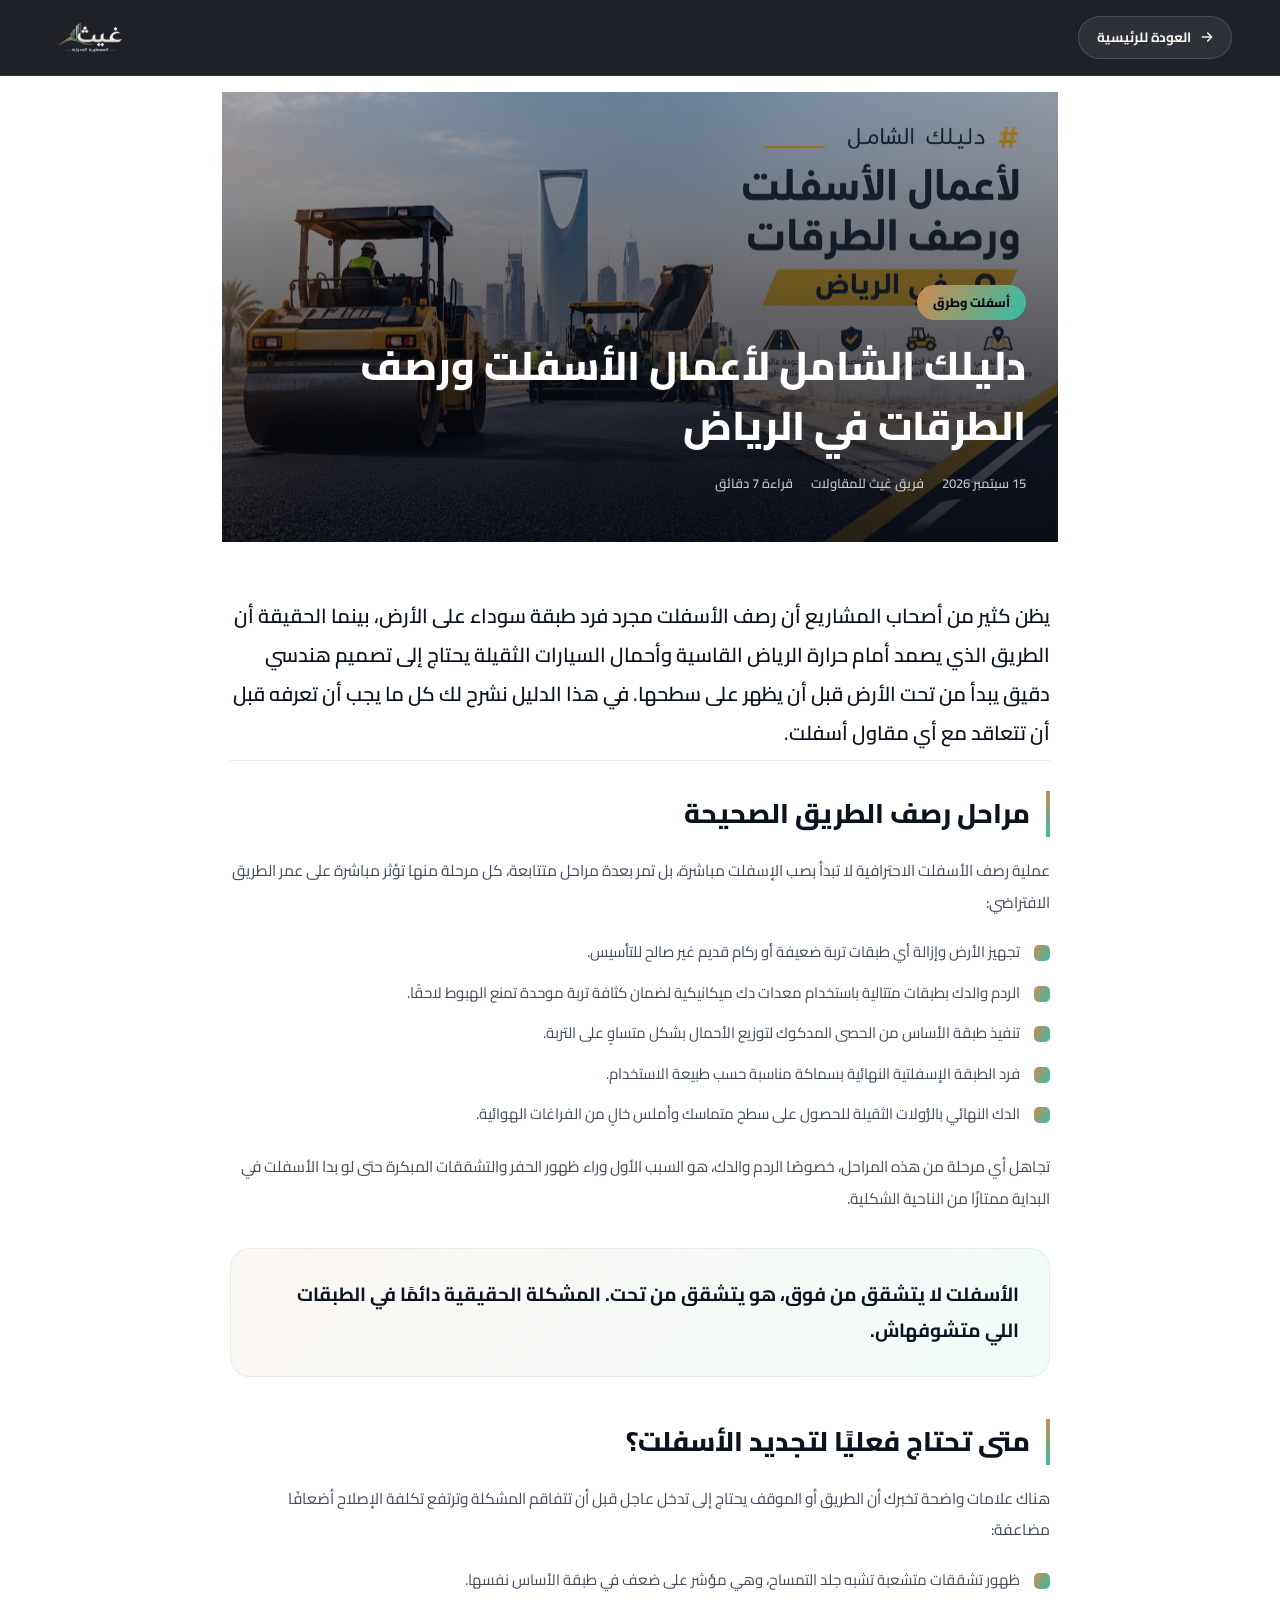
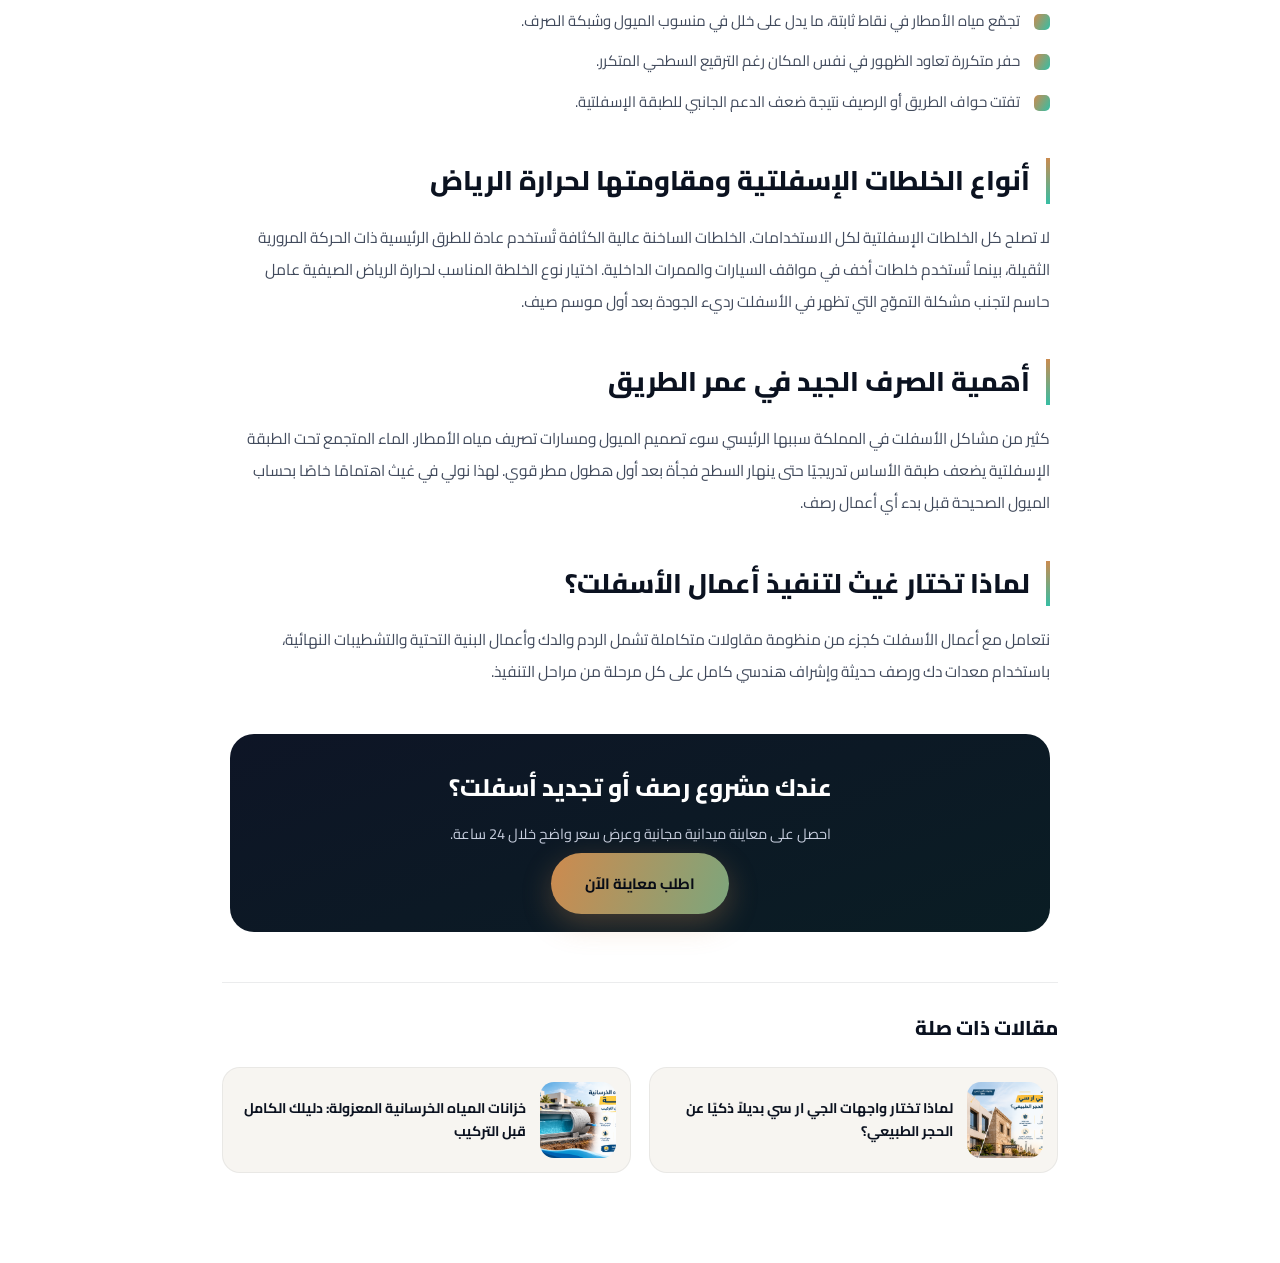
<file: details.html>
<!DOCTYPE html>
<html lang="ar" dir="rtl">
<head>
<meta charset="UTF-8">
<meta name="viewport" content="width=device-width, initial-scale=1.0, maximum-scale=5.0">
<title id="pageTitle">مدونة غيث للمقاولات</title>
<meta id="pageDesc" name="description" content="مقالات هندسية من غيث للمقاولات في الرياض.">
<meta name="robots" content="index, follow">
<meta name="theme-color" content="#080c16">
<link rel="icon" href="data:image/svg+xml,%3Csvg xmlns='http://www.w3.org/2000/svg' viewBox='0 0 100 100'%3E%3Crect width='100' height='100' rx='22' fill='%23080c16'/%3E%3Cpath d='M20 74 L50 26 L80 74' fill='none' stroke='%23ce8a4e' stroke-width='7' stroke-linecap='round' stroke-linejoin='round'/%3E%3C/svg%3E">
<link rel="preconnect" href="https://fonts.googleapis.com">
<link rel="preconnect" href="https://fonts.gstatic.com" crossorigin>
<link href="https://fonts.googleapis.com/css2?family=Cairo:wght@300;400;500;600;700;800;900&display=swap" rel="stylesheet">
<link rel="stylesheet" href="style.css">
</head>
<body class="article-page">

<div class="reading-progress"><div class="reading-progress-bar" id="progressBar"></div></div>

<header class="article-header">
<a href="index.html#blog" class="back-btn">
<svg viewBox="0 0 24 24" width="16" height="16" fill="none" stroke="currentColor" stroke-width="2.2" stroke-linecap="round" stroke-linejoin="round"><path d="M19 12H5 M11 6l-6 6 6 6"/></svg>
<span>العودة للرئيسية</span>
</a>
<a href="index.html" class="brand article-brand">
<img src="images/logo.png" alt="غيث للمقاولات" class="brand-logo">
</a>
</header>

<main class="article-main-wrap">
<section class="article-hero">
<div class="article-hero-media">
<img id="heroImg" src="" alt="">
</div>
<div class="article-hero-overlay"></div>
<div class="article-hero-content">
<span class="article-tag" id="articleTag"></span>
<h1 id="articleTitle"></h1>
<div class="article-meta">
<span id="articleDate"></span>
<span>فريق غيث للمقاولات</span>
<span id="articleReadTime"></span>
</div>
</div>
</section>

<article class="article-body" id="articleBody"></article>
</main>

<aside class="article-related">
<h3>مقالات ذات صلة</h3>
<div class="related-grid" id="relatedGrid"></div>
</aside>

<script>
var articlesData = {
asphalt: {
title: "دليلك الشامل لأعمال الأسفلت ورصف الطرقات في الرياض",
description: "تعرّف على مراحل رصف الطرق الصحيحة، علامات التلف التي تستوجب تجديد الأسفلت، وأنواع الخلطات الإسفلتية المناسبة لمناخ الرياض.",
tag: "أسفلت وطرق",
date: "15 سبتمبر 2026",
readTime: "قراءة 7 دقائق",
image: "images/blog1.png",
bodyHtml:
"<p class=\"lead\">يظن كثير من أصحاب المشاريع أن رصف الأسفلت مجرد فرد طبقة سوداء على الأرض، بينما الحقيقة أن الطريق الذي يصمد أمام حرارة الرياض القاسية وأحمال السيارات الثقيلة يحتاج إلى تصميم هندسي دقيق يبدأ من تحت الأرض قبل أن يظهر على سطحها. في هذا الدليل نشرح لك كل ما يجب أن تعرفه قبل أن تتعاقد مع أي مقاول أسفلت.</p>" +
"<h2>مراحل رصف الطريق الصحيحة</h2>" +
"<p>عملية رصف الأسفلت الاحترافية لا تبدأ بصب الإسفلت مباشرة، بل تمر بعدة مراحل متتابعة، كل مرحلة منها تؤثر مباشرة على عمر الطريق الافتراضي:</p>" +
"<ul><li>تجهيز الأرض وإزالة أي طبقات تربة ضعيفة أو ركام قديم غير صالح للتأسيس.</li><li>الردم والدك بطبقات متتالية باستخدام معدات دك ميكانيكية لضمان كثافة تربة موحدة تمنع الهبوط لاحقًا.</li><li>تنفيذ طبقة الأساس من الحصى المدكوك لتوزيع الأحمال بشكل متساوٍ على التربة.</li><li>فرد الطبقة الإسفلتية النهائية بسماكة مناسبة حسب طبيعة الاستخدام.</li><li>الدك النهائي بالرُّولات الثقيلة للحصول على سطح متماسك وأملس خالٍ من الفراغات الهوائية.</li></ul>" +
"<p>تجاهل أي مرحلة من هذه المراحل، خصوصًا الردم والدك، هو السبب الأول وراء ظهور الحفر والتشققات المبكرة حتى لو بدا الأسفلت في البداية ممتازًا من الناحية الشكلية.</p>" +
"<blockquote class=\"article-quote\">الأسفلت لا يتشقق من فوق، هو يتشقق من تحت. المشكلة الحقيقية دائمًا في الطبقات اللي متشوفهاش.</blockquote>" +
"<h2>متى تحتاج فعليًا لتجديد الأسفلت؟</h2>" +
"<p>هناك علامات واضحة تخبرك أن الطريق أو الموقف يحتاج إلى تدخل عاجل قبل أن تتفاقم المشكلة وترتفع تكلفة الإصلاح أضعافًا مضاعفة:</p>" +
"<ul><li>ظهور تشققات متشعبة تشبه جلد التمساح، وهي مؤشر على ضعف في طبقة الأساس نفسها.</li><li>تجمّع مياه الأمطار في نقاط ثابتة، ما يدل على خلل في منسوب الميول وشبكة الصرف.</li><li>حفر متكررة تعاود الظهور في نفس المكان رغم الترقيع السطحي المتكرر.</li><li>تفتت حواف الطريق أو الرصيف نتيجة ضعف الدعم الجانبي للطبقة الإسفلتية.</li></ul>" +
"<h2>أنواع الخلطات الإسفلتية ومقاومتها لحرارة الرياض</h2>" +
"<p>لا تصلح كل الخلطات الإسفلتية لكل الاستخدامات. الخلطات الساخنة عالية الكثافة تُستخدم عادة للطرق الرئيسية ذات الحركة المرورية الثقيلة، بينما تُستخدم خلطات أخف في مواقف السيارات والممرات الداخلية. اختيار نوع الخلطة المناسب لحرارة الرياض الصيفية عامل حاسم لتجنب مشكلة التموّج التي تظهر في الأسفلت رديء الجودة بعد أول موسم صيف.</p>" +
"<h2>أهمية الصرف الجيد في عمر الطريق</h2>" +
"<p>كثير من مشاكل الأسفلت في المملكة سببها الرئيسي سوء تصميم الميول ومسارات تصريف مياه الأمطار. الماء المتجمع تحت الطبقة الإسفلتية يضعف طبقة الأساس تدريجيًا حتى ينهار السطح فجأة بعد أول هطول مطر قوي. لهذا نولي في غيث اهتمامًا خاصًا بحساب الميول الصحيحة قبل بدء أي أعمال رصف.</p>" +
"<h2>لماذا تختار غيث لتنفيذ أعمال الأسفلت؟</h2>" +
"<p>نتعامل مع أعمال الأسفلت كجزء من منظومة مقاولات متكاملة تشمل الردم والدك وأعمال البنية التحتية والتشطيبات النهائية، باستخدام معدات دك ورصف حديثة وإشراف هندسي كامل على كل مرحلة من مراحل التنفيذ.</p>" +
"<div class=\"article-cta-box\"><h3>عندك مشروع رصف أو تجديد أسفلت؟</h3><p>احصل على معاينة ميدانية مجانية وعرض سعر واضح خلال 24 ساعة.</p><a href=\"index.html#contact\" class=\"btn btn-primary\"><span>اطلب معاينة الآن</span></a></div>",
related: ["grc", "tanks"]
},

grc: {
title: "لماذا تختار واجهات الجي ار سي بديلاً ذكيًا عن الحجر الطبيعي؟",
description: "مقارنة شاملة بين واجهات الجي ار سي والحجر الطبيعي من حيث التكلفة والوزن وسرعة التنفيذ ومقاومة العوامل الجوية.",
tag: "واجهات GRC",
date: "10 سبتمبر 2026",
readTime: "قراءة 6 دقائق",
image: "images/blog2.png",
bodyHtml:
"<p class=\"lead\">عند تشطيب واجهة فيلا أو مبنى تجاري، يقف أصحاب المشاريع أمام خيارين رئيسيين: الحجر الطبيعي بثقله وفخامته التقليدية، أو الجي ار سي بمرونته وخفة تنفيذه. القرار الصحيح لا يُبنى على الانطباع الأول، بل على فهم دقيق للفروق الجوهرية بين المادتين.</p>" +
"<h2>ما هو الجي ار سي بالضبط؟</h2>" +
"<p>الجي ار سي هو خرسانة مقواة بألياف الزجاج، تُصنَّع في قوالب دقيقة تحاكي نقشة الحجر الطبيعي وملمسه بدرجة يصعب تمييزها بالعين المجردة من مسافة قريبة. هذه التقنية تتيح تصميم عناصر معمارية معقدة بدقة تكرار مستحيلة عمليًا مع الحجر المشغول يدويًا.</p>" +
"<h2>المقارنة الحقيقية: الوزن والتكلفة والوقت</h2>" +
"<ul><li><strong>الوزن:</strong> الجي ار سي أخف من الحجر الطبيعي بنسبة تصل إلى الثلثين، ما يقلل الحمل الإنشائي على الجدران والأساسات.</li><li><strong>التكلفة:</strong> تكلفة توريد وتركيب الجي ار سي أقل بشكل عام من الحجر الطبيعي، خاصة في التصاميم المعقدة.</li><li><strong>سرعة التنفيذ:</strong> يُصنَّع الجي ار سي في الورشة على شكل ألواح جاهزة، ما يختصر وقت التنفيذ في الموقع.</li><li><strong>المرونة التصميمية:</strong> يمكن تشكيله بأي تصميم معماري تقريبًا، بينما يفرض الحجر قيودًا على الأشكال المعقدة.</li></ul>" +
"<blockquote class=\"article-quote\">الجي ار سي مش بديل رخيص للحجر، هو مادة هندسية مختلفة بمميزات مختلفة — والاختيار الصح يعتمد على طبيعة مشروعك مش على السعر بس.</blockquote>" +
"<h2>مقاومة العوامل الجوية القاسية</h2>" +
"<p>الجي ار سي عالي الجودة، المصنّع بمعايير دقيقة ونسب خلط صحيحة، يقاوم التمدد الحراري والانكماش بكفاءة، ولا يتأثر بالرطوبة أو الأشعة فوق البنفسجية عند معالجته بطبقة حماية سطحية مناسبة، ما يجعله خيارًا موثوقًا لسنوات طويلة دون تشقق أو تغير في اللون.</p>" +
"<h2>متى يكون الحجر الطبيعي هو الخيار الأنسب؟</h2>" +
"<p>يبقى الحجر الطبيعي والحجر السعودي الخيار الأمثل في المشاريع التي تتطلب إحساسًا فعليًا بالكتلة والصلابة. القرار الأمثل غالبًا يكون بالدمج بين المادتين: حجر طبيعي في نقاط التركيز الرئيسية، وجي ار سي في باقي الواجهة والتفاصيل الزخرفية.</p>" +
"<h2>نصائح قبل اختيار مقاول الجي ار سي</h2>" +
"<ul><li>اطلب معاينة عملية سابقة فعليًا في الموقع، وليس صورًا فقط.</li><li>تأكد من نسبة الألياف الزجاجية المستخدمة في الخلطة.</li><li>اسأل عن طريقة تثبيت الألواح على الجدار.</li></ul>" +
"<h2>خدمة الجي ار سي في غيث للمقاولات</h2>" +
"<p>نُصنّع ونُركّب واجهات الجي ار سي بتصاميم مخصصة حسب هوية كل مبنى، بنظام تثبيت ميكانيكي يضمن ثباتًا طويل الأمد، ومعالجة سطحية تحمي اللون من التغير تحت أشعة الشمس المباشرة.</p>" +
"<div class=\"article-cta-box\"><h3>عايز تعرف الحل الأنسب لواجهة مشروعك؟</h3><p>تواصل معنا لمعاينة مجانية ومقارنة عملية بين الجي ار سي والحجر لمشروعك تحديدًا.</p><a href=\"index.html#contact\" class=\"btn btn-primary\"><span>اطلب استشارة مجانية</span></a></div>",
related: ["asphalt", "tanks"]
},

tanks: {
title: "خزانات المياه الخرسانية المعزولة: دليلك الكامل قبل التركيب",
description: "مخاطر الخزانات غير المعزولة، مراحل تصنيع الخزان الخرساني المعزول، وماذا يعني فعليًا ضمان عشر سنوات.",
tag: "خزانات مياه",
date: "3 سبتمبر 2026",
readTime: "قراءة 8 دقائق",
image: "images/blog3.png",
bodyHtml:
"<p class=\"lead\">خزان المياه ليس مجرد حوض تخزين، بل هو أحد أهم العناصر المؤثرة مباشرة على صحة أسرتك أو موظفي منشأتك. خزان غير معزول بشكل صحيح قد يتحول مع الوقت إلى مصدر تلوث صامت، بينما خزان معزول بمعايير هندسية دقيقة يمنحك مياهًا آمنة لعقد كامل من الزمن.</p>" +
"<h2>لماذا العزل ليس رفاهية بل ضرورة؟</h2>" +
"<p>الخرسانة بطبيعتها مادة مسامية تسمح بتسرب الرطوبة والأملاح عبر جدرانها مع مرور الوقت إذا لم تُعالَج بطبقة عزل متخصصة. هذا التسرب لا يسبب فقط تآكل الحديد الإنشائي، بل يفتح الباب أمام تسرب مياه جوفية ملوثة إلى داخل مياه الشرب المخزّنة.</p>" +
"<h2>مخاطر الخزانات غير المعزولة</h2>" +
"<ul><li>تسرب المياه من الخزان إلى التربة المحيطة، ما يهدد استقرار الأساسات مع الوقت.</li><li>تسرب رطوبة أو مياه ملوثة من خارج الخزان إلى داخله عبر الشقوق الشعرية.</li><li>تكاثر الطحالب والبكتيريا نتيجة تغير درجة حرارة المياه بسبب ضعف العزل الحراري.</li><li>تآكل حديد التسليح داخل جدران الخزان، ما يضعف تركيبه الإنشائي على المدى البعيد.</li></ul>" +
"<blockquote class=\"article-quote\">خزان المياه بيتشاف تحت الأرض، وده بالظبط سبب المشكلة — العيب مبيظهرش غير لما يبقى كبير وتكلفة إصلاحه عالية.</blockquote>" +
"<h2>مراحل تصنيع وتركيب الخزان الخرساني المعزول</h2>" +
"<ul><li>دراسة الموقع وتحديد الحجم المناسب بناءً على معدل الاستهلاك اليومي.</li><li>تنفيذ حفر وأساسات دقيقة تراعي منسوب المياه الجوفية.</li><li>صب الخرسانة المسلحة بمواصفات مقاومة للمياه بنسب خلط دقيقة.</li><li>تطبيق طبقات عزل داخلي آمن على مياه الشرب، وطبقة عزل خارجي ضد رطوبة التربة.</li><li>اختبار الخزان بالضغط المائي للتأكد من خلوه التام من أي تسريب قبل التسليم.</li></ul>" +
"<h2>الخزان الأرضي مقابل الخزان العلوي</h2>" +
"<p>الخزان الأرضي يوفر سعة تخزين أكبر ويحافظ على استقرار درجة حرارة المياه بعيدًا عن الشمس المباشرة، بينما تُستخدم الخزانات العلوية كخزان توازن يعمل بالجاذبية لضمان استمرار ضغط المياه وقت انقطاع الكهرباء. الحل الأمثل غالبًا هو الجمع بين الاثنين.</p>" +
"<h2>ماذا يعني فعليًا ضمان عشر سنوات؟</h2>" +
"<p>حين نقدّم في غيث ضمانًا لعشر سنوات كاملة، فهذا يعني التزامًا مكتوبًا بمتابعة أي تسريب أو خلل في طبقة العزل خلال هذه الفترة دون أي تكلفة إضافية عليك، وهو التزام لا نقدمه إلا لأننا واثقون من جودة الخرسانة ودقة تنفيذ طبقات العزل.</p>" +
"<h2>نصائح صيانة دورية لإطالة عمر الخزان</h2>" +
"<ul><li>افحص الخزان بصريًا مرة كل ستة أشهر للتأكد من عدم وجود شقوق أو رطوبة حوله.</li><li>نظّف الخزان من الرواسب الداخلية سنويًا وفق الطرق الصحية المعتمدة.</li><li>تأكد من إحكام غطاء الخزان لمنع دخول الحشرات أو الأتربة.</li></ul>" +
"<div class=\"article-cta-box\"><h3>محتاج خزان مياه معزول بضمان حقيقي؟</h3><p>نصمم ونركّب خزانك حسب احتياجك الفعلي، بضمان مكتوب لعشر سنوات كاملة.</p><a href=\"index.html#contact\" class=\"btn btn-primary\"><span>اطلب عرض سعر</span></a></div>",
related: ["asphalt", "grc"]
}
};

(function () {
var params = new URLSearchParams(window.location.search);
var slug = params.get('post');
var data = articlesData[slug] || articlesData.asphalt;

document.getElementById('pageTitle').textContent = data.title + " | مدونة غيث للمقاولات";
document.getElementById('pageDesc').setAttribute('content', data.description);
document.getElementById('heroImg').src = data.image;
document.getElementById('heroImg').alt = data.title;
document.getElementById('articleTag').textContent = data.tag;
document.getElementById('articleTitle').textContent = data.title;
document.getElementById('articleDate').textContent = data.date;
document.getElementById('articleReadTime').textContent = data.readTime;
document.getElementById('articleBody').innerHTML = data.bodyHtml;

var relatedGrid = document.getElementById('relatedGrid');
data.related.forEach(function (relSlug) {
var rel = articlesData[relSlug];
if (!rel) return;
var a = document.createElement('a');
a.className = 'related-card';
a.href = 'details.html?post=' + relSlug;
a.innerHTML = '<img src="' + rel.image + '" alt="' + rel.title + '"><span>' + rel.title + '</span>';
relatedGrid.appendChild(a);
});

var progressBar = document.getElementById('progressBar');
function updateProgress() {
var scrollTop = window.scrollY;
var docHeight = document.documentElement.scrollHeight - window.innerHeight;
var percent = docHeight > 0 ? (scrollTop / docHeight) * 100 : 0;
progressBar.style.width = percent + '%';
}
updateProgress();
window.addEventListener('scroll', updateProgress, { passive: true });
window.addEventListener('resize', updateProgress);
})();
</script>
</body>
</html>
</file>
<file: style.css>
*, *::before, *::after {
box-sizing: border-box;
margin: 0;
padding: 0;
}

:root {
--bg-900: #080c16;
--bg-850: #0b1120;
--bg-800: #0e1526;
--glass: rgba(255,255,255,0.055);
--glass-strong: rgba(255,255,255,0.1);
--glass-border: rgba(255,255,255,0.14);
--copper: #ce8a4e;
--copper-light: #eab27c;
--teal: #33bfa6;
--teal-light: #6fe0c9;
--text-100: #f6f4ef;
--text-300: #c7cede;
--text-500: #8993ab;
--header-h: 92px;
--vh: 1vh;
}

html {
scroll-behavior: smooth;
overflow-x: hidden;
width: 100%;
}

body {
background: var(--bg-900);
color: var(--text-100);
font-family: 'Cairo', sans-serif;
overflow-x: hidden;
width: 100%;
position: relative;
line-height: 1.7;
}

a {
color: inherit;
text-decoration: none;
}

ul {
list-style: none;
}

img {
max-width: 100%;
display: block;
}

button {
font-family: inherit;
border: none;
background: none;
cursor: pointer;
}

::selection {
background: var(--copper);
color: var(--bg-900);
}

.ambient {
position: fixed;
inset: 0;
z-index: 0;
overflow: hidden;
pointer-events: none;
}

.blob {
position: absolute;
border-radius: 50%;
filter: blur(100px);
opacity: 0.35;
}

.blob-a {
width: 40vw;
height: 40vw;
background: radial-gradient(circle at 30% 30%, var(--copper), transparent 70%);
top: -10vw;
right: -8vw;
animation: floatA 24s ease-in-out infinite;
}

.blob-b {
width: 34vw;
height: 34vw;
background: radial-gradient(circle at 60% 40%, var(--teal), transparent 70%);
bottom: -12vw;
left: -6vw;
animation: floatB 28s ease-in-out infinite;
}

@keyframes floatA {
0%, 100% { transform: translate(0,0) scale(1); }
50% { transform: translate(-3vw, 4vw) scale(1.1); }
}

@keyframes floatB {
0%, 100% { transform: translate(0,0) scale(1); }
50% { transform: translate(4vw, -3vw) scale(1.08); }
}

.site-header {
position: fixed;
top: 0;
inset-inline: 0;
z-index: 100;
padding: 22px clamp(16px, 4vw, 48px);
display: flex;
align-items: center;
justify-content: space-between;
gap: 14px;
}
.header-scrim {
position: absolute;
top: 10px;
right: 10px;
bottom: 10px;
left: 10px;
border-radius: 26px;
background: rgba(8,12,22,0.9);
border: 1px solid rgba(255,255,255,0.08);
backdrop-filter: blur(18px) saturate(140%);
-webkit-backdrop-filter: blur(18px) saturate(140%);
box-shadow: 0 14px 40px rgba(0,0,0,0.35);
z-index: -1;
opacity: 0;
transform: scale(0.97);
transition: opacity 0.45s ease, transform 0.45s ease;
pointer-events: none;
}

.header-scrim::before {
content: '';
position: absolute;
inset: 0;
border-radius: inherit;
padding: 1px;
background: linear-gradient(100deg, rgba(206,138,78,0.45), rgba(51,191,166,0.45));
-webkit-mask: linear-gradient(#fff 0 0) content-box, linear-gradient(#fff 0 0);
-webkit-mask-composite: xor;
mask-composite: exclude;
opacity: 0.7;
}

.site-header.is-scrolled .header-scrim {
opacity: 1;
transform: scale(1);
}

.brand {
display: flex;
align-items: center;
flex-shrink: 0;
}

.brand-logo {
height: clamp(38px, 4.6vw, 90px);
width: auto;
max-width: 190px;
object-fit: contain;
transition: transform 0.4s cubic-bezier(0.34,1.56,0.64,1), filter 0.4s ease;
}

.brand:hover .brand-logo {
transform: scale(1.05);
filter: drop-shadow(0 0 16px rgba(206,138,78,0.35));
}

.nav-shell {
position: fixed;
top: 34px;
left: 50%;
transform: translateX(-50%);
}

.nav-shell ul {
position: relative;
display: flex;
gap: 4px;
}

.nav-marker {
position: absolute;
top: -12px;
right: 0;
width: 7px;
height: 7px;
background: linear-gradient(120deg, var(--copper-light), var(--teal-light));
transform: rotate(45deg) translateX(0);
transition: transform 0.5s cubic-bezier(0.65,0,0.35,1), opacity 0.3s ease;
border-radius: 2px;
box-shadow: 0 0 12px rgba(206,138,78,0.6);
}

.nav-marker::after {
content: '';
position: absolute;
top: 8px;
left: 50%;
width: 1.5px;
height: 12px;
background: linear-gradient(180deg, var(--teal-light), transparent);
transform: translateX(-50%) rotate(-45deg);
}

.nav-link {
position: relative;
display: inline-block;
padding: 9px 16px;
font-size: 14.5px;
font-weight: 600;
color: var(--text-300);
white-space: nowrap;
transition: color 0.35s ease, transform 0.35s ease, letter-spacing 0.35s ease;
text-shadow: 0 1px 12px rgba(0,0,0,0.5);
}

.nav-link:hover {
color: var(--text-100);
transform: translateY(-2px);
}

.nav-link.is-active {
color: transparent;
background: linear-gradient(100deg, var(--copper-light), var(--teal-light));
-webkit-background-clip: text;
background-clip: text;
-webkit-text-fill-color: transparent;
font-weight: 800;
letter-spacing: 0.3px;
}

.header-cta {
display: flex;
align-items: center;
gap: 10px;
flex-shrink: 0;
padding: 8px;
border-radius: 20px;
background: var(--glass);
border: 1px solid var(--glass-border);
backdrop-filter: blur(18px);
}

.btn-call {
display: flex;
align-items: center;
gap: 8px;
padding: 10px 18px;
border-radius: 14px;
background: linear-gradient(120deg, var(--copper), var(--teal));
color: var(--bg-900);
font-weight: 700;
font-size: 14px;
position: relative;
overflow: hidden;
transition: transform 0.3s ease, box-shadow 0.3s ease;
direction: ltr;
}

.btn-call::before {
content: '';
position: absolute;
inset: 0;
background: linear-gradient(120deg, transparent, rgba(255,255,255,0.55), transparent);
transform: translateX(-120%);
transition: transform 0.7s ease;
}

.btn-call:hover {
transform: translateY(-2px);
box-shadow: 0 10px 28px rgba(51,191,166,0.4);
}

.btn-call:hover::before {
transform: translateX(120%);
}

.nav-toggle {
display: none;
flex-direction: column;
justify-content: center;
gap: 5px;
width: 40px;
height: 40px;
border-radius: 12px;
background: var(--glass-strong);
align-items: center;
}

.nav-toggle span {
width: 17px;
height: 2px;
background: var(--text-100);
border-radius: 2px;
transition: transform 0.35s ease, opacity 0.35s ease;
}

.nav-toggle.is-open span:nth-child(1) {
transform: translateY(7px) rotate(45deg);
}

.nav-toggle.is-open span:nth-child(2) {
opacity: 0;
}

.nav-toggle.is-open span:nth-child(3) {
transform: translateY(-7px) rotate(-45deg);
}

.nav-mobile {
display: none;
position: fixed;
top: calc(var(--header-h) + 2px);
left: 50%;
transform: translateX(-50%) translateY(-14px) scale(0.94);
width: min(88vw, 320px);
background: rgba(10,15,28,0.92);
border: 1px solid var(--glass-border);
backdrop-filter: blur(24px) saturate(150%);
-webkit-backdrop-filter: blur(24px) saturate(150%);
border-radius: 26px;
padding: 14px;
opacity: 0;
pointer-events: none;
transition: opacity 0.32s ease, transform 0.32s ease;
z-index: 99;
box-shadow: 0 24px 60px rgba(0,0,0,0.5);
}

.nav-mobile.is-open {
opacity: 1;
transform: translateX(-50%) translateY(0) scale(1);
pointer-events: auto;
}

.nav-mobile ul {
display: flex;
flex-direction: column;
gap: 4px;
}

.nav-mobile .nav-link {
display: block;
text-align: center;
padding: 12px 14px;
font-size: 15px;
border-radius: 14px;
opacity: 0;
transform: translateY(8px);
text-shadow: none;
}

.nav-mobile.is-open .nav-link {
animation: mobileLinkIn 0.4s ease forwards;
}

.nav-mobile.is-open li:nth-child(1) .nav-link { animation-delay: 0.04s; }
.nav-mobile.is-open li:nth-child(2) .nav-link { animation-delay: 0.08s; }
.nav-mobile.is-open li:nth-child(3) .nav-link { animation-delay: 0.12s; }
.nav-mobile.is-open li:nth-child(4) .nav-link { animation-delay: 0.16s; }
.nav-mobile.is-open li:nth-child(5) .nav-link { animation-delay: 0.20s; }
.nav-mobile.is-open li:nth-child(6) .nav-link { animation-delay: 0.24s; }
.nav-mobile.is-open li:nth-child(7) .nav-link { animation-delay: 0.28s; }
.nav-mobile.is-open li:nth-child(8) .nav-link { animation-delay: 0.32s; }

@keyframes mobileLinkIn {
to { opacity: 1; transform: translateY(0); }
}

.nav-mobile .nav-link.is-active {
background: linear-gradient(120deg, var(--copper-light), var(--teal-light));
-webkit-background-clip: text;
background-clip: text;
-webkit-text-fill-color: transparent;
font-weight: 800;
}

.hero {
position: relative;
min-height: 100vh;
min-height: calc(var(--vh, 1vh) * 100);
display: flex;
flex-direction: column;
align-items: center;
justify-content: center;
overflow: hidden;
padding: calc(var(--header-h) + 20px) 20px 40px;
width: 100%;
gap: clamp(30px, 6vh, 60px);
background: radial-gradient(120% 90% at 20% 0%, var(--bg-850) 0%, var(--bg-900) 55%);
}

.hero-bg {
position: absolute;
inset: 0;
z-index: 0;
}
.hero-pattern {
position: absolute;
inset: 0;
width: 100%;
height: 100%;
animation: patternZoom 14s ease-in-out infinite;
}

@keyframes patternZoom {
0%, 100% { transform: scale(1); }
50% { transform: scale(1.06); }
}

.hero-overlay {
position: absolute;
inset: 0;
z-index: 1;
background: radial-gradient(60% 55% at 50% 42%, rgba(8,12,22,0.86) 0%, rgba(8,12,22,0.55) 55%, rgba(8,12,22,0.15) 100%);
}
.hero-content {
position: relative;
z-index: 3;
max-width: 880px;
text-align: center;
display: flex;
flex-direction: column;
align-items: center;
gap: 26px;
}

.reveal {
opacity: 0;
transform: translateY(26px);
animation: revealUp 0.9s cubic-bezier(0.16,1,0.3,1) forwards;
}

.r1 { animation-delay: 0.15s; }
.r2 { animation-delay: 0.4s; }
.r3 { animation-delay: 0.62s; }
.r4 { animation-delay: 0.85s; }

@keyframes revealUp {
to { opacity: 1; transform: translateY(0); }
}

.hero-content h1 {
display: flex;
flex-direction: column;
gap: 12px;
font-weight: 800;
font-size: clamp(30px, 5.4vw, 58px);
line-height: 1.3;
}

.hero-content h1 span:first-child {
color: var(--text-100);
}

.accent-line {
font-size: clamp(20px, 3vw, 30px);
background: linear-gradient(100deg, var(--copper-light), var(--teal-light));
-webkit-background-clip: text;
background-clip: text;
-webkit-text-fill-color: transparent;
color: transparent;
font-weight: 700;
padding-bottom: 6px;
}

.hero-desc {
color: var(--text-300);
font-size: clamp(15px, 1.7vw, 18px);
max-width: 700px;
line-height: 1.95;
font-weight: 400;
}

.hero-actions {
display: flex;
gap: 16px;
flex-wrap: wrap;
justify-content: center;
}

.btn {
position: relative;
padding: 16px 34px;
border-radius: 100px;
font-weight: 700;
font-size: 15px;
overflow: hidden;
transition: transform 0.35s cubic-bezier(0.34,1.56,0.64,1), box-shadow 0.35s ease;
}

.btn span {
position: relative;
z-index: 2;
}

.btn-primary {
background: linear-gradient(110deg, var(--copper), var(--teal));
background-size: 200% 100%;
background-position: 0% 0%;
color: var(--bg-900);
box-shadow: 0 10px 30px rgba(206,138,78,0.3);
}

.btn-primary:hover {
transform: translateY(-4px) scale(1.03);
background-position: 100% 0%;
box-shadow: 0 16px 40px rgba(51,191,166,0.4);
}

.btn-secondary {
background: var(--glass-strong);
border: 1px solid var(--glass-border);
color: var(--text-100);
backdrop-filter: blur(10px);
}

.btn-secondary:hover {
transform: translateY(-4px) scale(1.03);
background: rgba(255,255,255,0.14);
box-shadow: 0 16px 36px rgba(0,0,0,0.3);
}

.stats-band {
position: relative;
z-index: 3;
display: flex;
gap: clamp(10px, 3vw, 26px);
justify-content: center;
width: 100%;
max-width: 720px;
}

.stats-band::before {
content: '';
position: absolute;
top: 50%;
right: 12%;
left: 12%;
height: 0;
border-top: 2px dashed rgba(255,255,255,0.22);
transform: translateY(-50%);
z-index: -1;
}

.stat-card {
width: clamp(108px, 27vw, 168px);
aspect-ratio: 176 / 152;
clip-path: polygon(50% 0%, 100% 25%, 100% 75%, 50% 100%, 0% 75%, 0% 25%);
background: linear-gradient(150deg, var(--copper-light), var(--teal-light));
padding: 2px;
transition: transform 0.45s cubic-bezier(0.34,1.56,0.64,1);
}

.stat-card:hover {
transform: translateY(-8px) scale(1.03);
}

.stat-inner {
width: 100%;
height: 100%;
clip-path: polygon(50% 0%, 100% 25%, 100% 75%, 50% 100%, 0% 75%, 0% 25%);
background: rgba(9,13,24,0.92);
backdrop-filter: blur(10px);
display: flex;
flex-direction: column;
align-items: center;
justify-content: center;
gap: 4px;
padding: 8px 6px;
}

.stat-icon {
display: flex;
align-items: center;
justify-content: center;
color: var(--copper-light);
}

.stat-card strong {
font-family: 'Cairo', sans-serif;
font-weight: 800;
font-size: clamp(21px, 3vw, 27px);
background: linear-gradient(100deg, var(--copper-light), var(--teal-light));
-webkit-background-clip: text;
background-clip: text;
-webkit-text-fill-color: transparent;
color: transparent;
direction: ltr;
line-height: 1;
}

.stat-label {
font-size: clamp(10.5px, 1.6vw, 12.5px);
color: var(--text-500);
font-weight: 600;
text-align: center;
}

.scroll-cue {
display: none;
}

@media (min-height: 780px) {
.scroll-cue {
display: block;
position: absolute;
bottom: 26px;
left: 50%;
transform: translateX(-50%);
z-index: 3;
}
}

.mouse {
display: block;
width: 24px;
height: 38px;
border: 2px solid rgba(255,255,255,0.5);
border-radius: 14px;
position: relative;
}

.wheel {
position: absolute;
top: 6px;
left: 50%;
transform: translateX(-50%);
width: 4px;
height: 8px;
border-radius: 2px;
background: var(--copper-light);
animation: scrollWheel 1.8s ease-in-out infinite;
}

@keyframes scrollWheel {
0% { opacity: 1; top: 6px; }
70% { opacity: 0; top: 18px; }
100% { opacity: 0; top: 6px; }
}

@media (max-width: 980px) {
.nav-shell { display: none; }
.nav-toggle { display: flex; }
.nav-mobile { display: block; }
.btn-call { display: none; }
.header-cta { padding: 6px; border-radius: 16px; }
.brand-logo { height: clamp(48px, 9vw, 80px); }
}

@media (max-width: 480px) {
.hero { gap: 22px; }
.hero-content { gap: 18px; }
.hero-desc { font-size: 14px; }
.stats-band { gap: 8px; }
.stat-label { font-size: 10px; }
.brand-logo { height: clamp(48px, 9vw, 70px); }

}

@media (prefers-reduced-motion: reduce) {
*, *::before, *::after {
animation-duration: 0.001ms !important;
animation-iteration-count: 1 !important;
transition-duration: 0.001ms !important;
scroll-behavior: auto !important;
}
}

a:focus-visible, button:focus-visible {
outline: 2px solid var(--teal-light);
outline-offset: 3px;
}
.nav-overlay {
position: fixed;
inset: 0;
background: rgba(6,9,17,0.25);
backdrop-filter: blur(6px);
-webkit-backdrop-filter: blur(6px);
opacity: 0;
pointer-events: none;
transition: opacity 0.35s ease;
z-index: 98;
}

.nav-overlay.is-open {
opacity: 1;
pointer-events: auto;
}
body.no-scroll {
overflow: hidden;
}

.splash-screen {
position: fixed;
inset: 0;
z-index: 999;
background: var(--bg-900);
display: flex;
flex-direction: column;
align-items: center;
justify-content: center;
gap: 26px;
transition: opacity 0.6s ease, visibility 0.6s ease;
}

.splash-screen.is-hidden {
opacity: 0;
visibility: hidden;
pointer-events: none;
}

.splash-logo {
height: clamp(70px, 12vw, 110px);
width: auto;
animation: splashPulse 1.6s ease-in-out infinite;
}

@keyframes splashPulse {
0%, 100% { transform: scale(1); opacity: 1; }
50% { transform: scale(1.06); opacity: 0.85; }
}

.splash-loader {
display: flex;
gap: 8px;
}

.splash-loader span {
width: 8px;
height: 8px;
border-radius: 50%;
background: linear-gradient(120deg, var(--copper-light), var(--teal-light));
animation: splashDot 1s ease-in-out infinite;
}

.splash-loader span:nth-child(2) { animation-delay: 0.15s; }
.splash-loader span:nth-child(3) { animation-delay: 0.3s; }

@keyframes splashDot {
0%, 80%, 100% { transform: translateY(0); opacity: 0.4; }
40% { transform: translateY(-8px); opacity: 1; }
}
.about {
position: relative;
background: #ffffff;
padding: clamp(70px, 12vh, 130px) 20px;
overflow: hidden;
scroll-margin-top: var(--header-h);
}

.about-pattern {
position: absolute;
inset: 0;
background-image:
radial-gradient(circle at 10% 10%, rgba(206,138,78,0.10), transparent 40%),
radial-gradient(circle at 92% 90%, rgba(51,191,166,0.10), transparent 40%),
linear-gradient(rgba(11,18,32,0.035) 1px, transparent 1px),
linear-gradient(90deg, rgba(11,18,32,0.035) 1px, transparent 1px);
background-size: auto, auto, 46px 46px, 46px 46px;
pointer-events: none;
}

.about-top {
position: relative;
z-index: 1;
max-width: 1240px;
margin: 0 auto clamp(50px, 8vh, 90px);
display: grid;
grid-template-columns: 0.85fr 1.15fr;
gap: clamp(40px, 6vw, 90px);
align-items: center;
}

.about-media {
position: relative;
}

.media-frame {
position: relative;
border-radius: 26px;
overflow: hidden;
aspect-ratio: 4 / 5;
box-shadow: 0 30px 60px rgba(11,18,32,0.14);
}

.media-img {
width: 100%;
height: 100%;
object-fit: cover;
}

.media-ring {
position: absolute;
top: 22px;
right: -22px;
width: 100%;
height: 100%;
border: 2px solid rgba(206,138,78,0.35);
border-radius: 26px;
z-index: -1;
}

.media-badge {
position: absolute;
bottom: -22px;
left: -22px;
background: #ffffff;
border-radius: 18px;
padding: 16px 20px;
box-shadow: 0 20px 40px rgba(11,18,32,0.16);
display: flex;
flex-direction: column;
align-items: center;
text-align: center;
min-width: 110px;
}

.media-badge strong {
font-size: 26px;
font-weight: 800;
background: linear-gradient(100deg, var(--copper), var(--teal));
-webkit-background-clip: text;
background-clip: text;
-webkit-text-fill-color: transparent;
color: transparent;
}

.media-badge span {
font-size: 11.5px;
color: #6b7385;
font-weight: 600;
margin-top: 2px;
}

.about-tag {
display: inline-flex;
align-items: center;
gap: 8px;
padding: 7px 16px;
border-radius: 100px;
background: linear-gradient(100deg, rgba(206,138,78,0.12), rgba(51,191,166,0.12));
border: 1px solid rgba(11,18,32,0.08);
color: var(--copper);
font-size: 13px;
font-weight: 700;
margin-bottom: 18px;
}

.about-heading {
font-size: clamp(26px, 3.6vw, 40px);
font-weight: 800;
line-height: 1.5;
color: #0b1220;
margin-bottom: 20px;
}

.about-heading .grad {
background: linear-gradient(100deg, var(--copper), var(--teal));
-webkit-background-clip: text;
background-clip: text;
-webkit-text-fill-color: transparent;
color: transparent;
}

.about-desc {
font-size: clamp(15px, 1.5vw, 16.5px);
line-height: 2;
color: #4b5568;
max-width: 640px;
margin-bottom: 16px;
}

.about-mini-stats {
display: flex;
gap: 0;
margin: 22px 0 26px;
}

.mini-stat {
padding: 0 22px;
border-left: 1px solid rgba(11,18,32,0.1);
display: flex;
flex-direction: column;
gap: 2px;
}

.mini-stat:first-child {
padding-right: 0;
}

.mini-stat:last-child {
border-left: none;
}

.mini-stat strong {
font-size: 22px;
font-weight: 800;
color: #0b1220;
}

.mini-stat span {
font-size: 12px;
color: #8993a3;
font-weight: 600;
}

.about-quote {
position: relative;
padding: 6px 0 6px 26px;
border-right: 3px solid;
border-image: linear-gradient(180deg, var(--copper), var(--teal)) 1;
font-size: clamp(16px, 1.8vw, 18.5px);
font-weight: 700;
color: #0b1220;
margin-bottom: 30px;
max-width: 560px;
}

.quote-mark {
display: block;
font-size: 40px;
line-height: 1;
font-weight: 900;
background: linear-gradient(100deg, var(--copper), var(--teal));
-webkit-background-clip: text;
background-clip: text;
-webkit-text-fill-color: transparent;
color: transparent;
margin-bottom: 4px;
}

.about-actions {
display: flex;
gap: 14px;
flex-wrap: wrap;
}

.btn-ghost {
background: transparent;
border: 1.5px solid rgba(11,18,32,0.16);
color: #0b1220;
}

.btn-ghost:hover {
transform: translateY(-4px) scale(1.03);
border-color: var(--copper);
background: rgba(206,138,78,0.06);
}

.about-values {
position: relative;
z-index: 1;
max-width: 1240px;
margin: 0 auto clamp(60px, 9vh, 100px);
display: grid;
grid-template-columns: repeat(3, 1fr);
gap: 18px;
}

.value-card {
position: relative;
padding: 26px 20px;
border-radius: 22px;
background: #fbfaf8;
border: 1px solid rgba(11,18,32,0.07);
box-shadow: 0 10px 30px rgba(11,18,32,0.04);
transition: transform 0.4s cubic-bezier(0.34,1.56,0.64,1), box-shadow 0.4s ease, border-color 0.4s ease;
overflow: hidden;
}

.value-card::after {
content: '';
position: absolute;
right: 0;
bottom: 0;
left: 0;
height: 3px;
background: linear-gradient(90deg, var(--copper), var(--teal));
transform: scaleX(0);
transform-origin: right;
transition: transform 0.5s ease;
}

.value-card:hover {
transform: translateY(-8px);
box-shadow: 0 18px 40px rgba(11,18,32,0.09);
border-color: rgba(11,18,32,0.1);
}

.value-card:hover::after {
transform: scaleX(1);
}

.value-icon {
display: flex;
align-items: center;
justify-content: center;
width: 46px;
height: 46px;
border-radius: 14px;
margin-bottom: 16px;
transition: transform 0.45s cubic-bezier(0.34,1.56,0.64,1);
}

.value-card:hover .value-icon {
transform: rotate(-8deg) scale(1.08);
}

.value-icon--copper {
background: linear-gradient(140deg, rgba(206,138,78,0.16), rgba(206,138,78,0.05));
color: var(--copper);
}

.value-icon--teal {
background: linear-gradient(140deg, rgba(51,191,166,0.16), rgba(51,191,166,0.05));
color: var(--teal);
}

.value-card h3 {
font-size: 16px;
font-weight: 800;
color: #0b1220;
margin-bottom: 8px;
line-height: 1.5;
}

.value-card p {
font-size: 13.5px;
line-height: 1.85;
color: #6b7385;
}

.about-timeline {
position: relative;
z-index: 1;
max-width: 1100px;
margin: 0 auto;
display: grid;
grid-template-columns: repeat(4, 1fr);
gap: 20px;
}

.timeline-track {
position: absolute;
top: 7px;
right: 6%;
left: 6%;
height: 0;
border-top: 2px dashed rgba(11,18,32,0.15);
}

.timeline-item {
position: relative;
padding-top: 30px;
text-align: center;
}

.timeline-dot {
position: absolute;
top: 0;
right: 50%;
transform: translateX(50%);
width: 15px;
height: 15px;
border-radius: 50%;
background: linear-gradient(120deg, var(--copper), var(--teal));
box-shadow: 0 0 0 5px #ffffff, 0 0 0 6px rgba(11,18,32,0.08);
}

.timeline-item strong {
display: block;
font-size: 13px;
font-weight: 800;
color: var(--copper);
margin-bottom: 6px;
letter-spacing: 0.5px;
}

.timeline-item h4 {
font-size: 16px;
font-weight: 800;
color: #0b1220;
margin-bottom: 8px;
}

.timeline-item p {
font-size: 13px;
line-height: 1.8;
color: #6b7385;
}

.reveal-io {
opacity: 0;
transform: translateY(28px);
transition: opacity 0.8s cubic-bezier(0.16,1,0.3,1), transform 0.8s cubic-bezier(0.16,1,0.3,1);
transition-delay: var(--d, 0s);
}

.reveal-io.is-in {
opacity: 1;
transform: translateY(0);
}

@media (max-width: 900px) {
.about-top {
grid-template-columns: 1fr;
}
.media-frame {
max-width: 380px;
margin: 0 auto;
}
.about-values {
grid-template-columns: repeat(2, 1fr);
}
.about-timeline {
grid-template-columns: repeat(2, 1fr);
row-gap: 36px;
}
.timeline-track {
display: none;
}
}

@media (max-width: 560px) {
.about-values {
grid-template-columns: 1fr;
}
.about-timeline {
grid-template-columns: 1fr;
}
.mini-stat {
padding: 0 14px;
}
.about-quote {
padding-right: 18px;
}
}
.services {
position: relative;
background: linear-gradient(160deg, #071019 0%, #0a1d24 45%, #071019 100%);
padding: clamp(70px, 12vh, 130px) 20px;
overflow: hidden;
scroll-margin-top: var(--header-h);
}

.services-pattern {
position: absolute;
inset: 0;
background-image: radial-gradient(rgba(255,255,255,0.08) 1px, transparent 1px);
background-size: 26px 26px;
mask-image: radial-gradient(ellipse at 50% 20%, black 0%, transparent 70%);
opacity: 0.5;
}

.services-glow {
position: absolute;
border-radius: 50%;
filter: blur(110px);
pointer-events: none;
}

.services-glow--a {
width: 38vw;
height: 38vw;
background: radial-gradient(circle, var(--teal), transparent 70%);
top: -10vw;
left: -8vw;
opacity: 0.28;
}

.services-glow--b {
width: 32vw;
height: 32vw;
background: radial-gradient(circle, var(--copper), transparent 70%);
bottom: -10vw;
right: -6vw;
opacity: 0.22;
}

.services-head {
position: relative;
z-index: 1;
max-width: 800px;
margin: 0 auto clamp(50px, 8vh, 80px);
text-align: center;
}

.services-tag {
display: inline-flex;
align-items: center;
gap: 8px;
padding: 7px 16px;
border-radius: 100px;
background: rgba(255,255,255,0.06);
border: 1px solid rgba(255,255,255,0.14);
color: var(--teal-light);
font-size: 13px;
font-weight: 700;
margin-bottom: 20px;
}

.services-heading {
font-size: clamp(26px, 3.8vw, 44px);
font-weight: 800;
line-height: 1.5;
color: var(--text-100);
margin-bottom: 20px;
}

.services-heading .grad-light {
display: block;
background: linear-gradient(100deg, var(--copper-light), var(--teal-light));
-webkit-background-clip: text;
background-clip: text;
-webkit-text-fill-color: transparent;
color: transparent;
}

.services-desc {
font-size: clamp(14.5px, 1.6vw, 16.5px);
line-height: 2;
color: var(--text-300);
}

.services-grid {
position: relative;
z-index: 1;
max-width: 1280px;
margin: 0 auto;
display: grid;
grid-template-columns: repeat(auto-fit, minmax(280px, 1fr));
gap: 22px;
}

.service-card {
position: relative;
padding: 30px 24px 26px;
border-radius: 22px;
background: rgba(255,255,255,0.045);
border: 1px solid rgba(255,255,255,0.1);
backdrop-filter: blur(14px);
overflow: hidden;
transition: transform 0.45s cubic-bezier(0.34,1.56,0.64,1), border-color 0.4s ease, background 0.4s ease, box-shadow 0.4s ease;
}

.service-card::before {
content: '';
position: absolute;
right: 0;
bottom: 0;
left: 0;
height: 3px;
background: linear-gradient(90deg, var(--copper-light), var(--teal-light));
transform: scaleX(0);
transform-origin: right;
transition: transform 0.5s ease;
}

.service-card:hover {
transform: translateY(-8px);
border-color: rgba(255,255,255,0.22);
background: rgba(255,255,255,0.07);
box-shadow: 0 24px 50px rgba(0,0,0,0.35);
}

.service-card:hover::before {
transform: scaleX(1);
}

.service-ghost {
position: absolute;
top: -6px;
left: 14px;
font-size: 64px;
font-weight: 900;
color: rgba(255,255,255,0.05);
line-height: 1;
direction: ltr;
user-select: none;
}

.service-icon {
position: relative;
display: flex;
align-items: center;
justify-content: center;
width: 52px;
height: 52px;
border-radius: 16px;
margin-bottom: 18px;
transition: transform 0.45s cubic-bezier(0.34,1.56,0.64,1);
}

.service-card:hover .service-icon {
transform: rotate(-8deg) scale(1.08);
}

.service-icon--copper {
background: linear-gradient(140deg, rgba(206,138,78,0.24), rgba(206,138,78,0.06));
color: var(--copper-light);
}

.service-icon--teal {
background: linear-gradient(140deg, rgba(51,191,166,0.24), rgba(51,191,166,0.06));
color: var(--teal-light);
}

.service-card h3 {
position: relative;
font-size: 18px;
font-weight: 800;
color: var(--text-100);
margin-bottom: 12px;
line-height: 1.5;
}

.service-card p {
position: relative;
font-size: 14px;
line-height: 1.95;
color: var(--text-300);
}

.services-cta {
position: relative;
z-index: 1;
max-width: 640px;
margin: clamp(50px, 8vh, 80px) auto 0;
text-align: center;
display: flex;
flex-direction: column;
align-items: center;
gap: 22px;
}

.services-cta p {
font-size: 16px;
color: var(--text-300);
line-height: 1.9;
}

@media (max-width: 560px) {
.services-grid {
grid-template-columns: 1fr;
}
.service-ghost {
font-size: 50px;
}
}
.blog {
position: relative;
background: #f7f5f1;
padding: clamp(70px, 12vh, 130px) 20px;
scroll-margin-top: var(--header-h);
}
 
.blog-head {
position: relative;
z-index: 1;
max-width: 760px;
margin: 0 auto clamp(50px, 8vh, 80px);
text-align: center;
}
 
.blog-tag {
display: inline-flex;
align-items: center;
gap: 8px;
padding: 7px 16px;
border-radius: 100px;
background: linear-gradient(100deg, rgba(206,138,78,0.12), rgba(51,191,166,0.12));
border: 1px solid rgba(11,18,32,0.08);
color: var(--copper);
font-size: 13px;
font-weight: 700;
margin-bottom: 20px;
}
 
.blog-heading {
font-size: clamp(26px, 3.6vw, 42px);
font-weight: 800;
line-height: 1.5;
color: #0b1220;
margin-bottom: 18px;
}
 
.blog-heading .grad {
display: block;
background: linear-gradient(100deg, var(--copper), var(--teal));
-webkit-background-clip: text;
background-clip: text;
-webkit-text-fill-color: transparent;
color: transparent;
}
 
.blog-desc {
font-size: clamp(14.5px, 1.5vw, 16.5px);
line-height: 1.95;
color: #5b6274;
}
 
.blog-grid {
max-width: 1240px;
margin: 0 auto;
display: grid;
grid-template-columns: repeat(3, 1fr);
gap: 26px;
}
 
.blog-card {
background: #ffffff;
border-radius: 24px;
overflow: hidden;
border: 1px solid rgba(11,18,32,0.06);
box-shadow: 0 14px 34px rgba(11,18,32,0.06);
transition: transform 0.45s cubic-bezier(0.34,1.56,0.64,1), box-shadow 0.45s ease;
display: flex;
flex-direction: column;
}
 
.blog-card:hover {
transform: translateY(-8px);
box-shadow: 0 26px 55px rgba(11,18,32,0.12);
}
 
.blog-card-media {
position: relative;
display: block;
aspect-ratio: 16 / 10;
overflow: hidden;
}
 
.blog-card-media img {
width: 100%;
height: 100%;
object-fit: cover;
transition: transform 0.6s ease;
}
 
.blog-card:hover .blog-card-media img {
transform: scale(1.08);
}
 
.blog-card-tag {
position: absolute;
top: 14px;
right: 14px;
padding: 6px 14px;
border-radius: 100px;
background: rgba(8,12,22,0.72);
backdrop-filter: blur(8px);
color: #fff;
font-size: 12px;
font-weight: 700;
}
 
.blog-card-body {
padding: 24px 22px 26px;
display: flex;
flex-direction: column;
flex: 1;
}
 
.blog-card-meta {
display: flex;
gap: 14px;
font-size: 12px;
color: #97a0b3;
font-weight: 600;
margin-bottom: 12px;
}
 
.blog-card h3 {
font-size: 18px;
font-weight: 800;
line-height: 1.55;
margin-bottom: 12px;
}
 
.blog-card h3 a {
color: #0b1220;
transition: color 0.3s ease;
}
 
.blog-card:hover h3 a {
color: var(--copper);
}
 
.blog-card-body p {
font-size: 14px;
line-height: 1.9;
color: #6b7385;
margin-bottom: 18px;
flex: 1;
}
 
.blog-read-more {
display: inline-flex;
align-items: center;
gap: 8px;
font-size: 14px;
font-weight: 700;
color: var(--copper);
width: fit-content;
transition: gap 0.3s ease;
}
 
.blog-read-more svg {
transform: rotate(180deg);
transition: transform 0.3s ease;
}
 
.blog-read-more:hover {
gap: 12px;
}
 
.blog-read-more:hover svg {
transform: rotate(180deg) translateX(4px);
}
 
@media (max-width: 980px) {
.blog-grid {
grid-template-columns: repeat(2, 1fr);
}
}
 
@media (max-width: 640px) {
.blog-grid {
grid-template-columns: 1fr;
}
}
 
.reading-progress {
position: fixed;
top: 0;
right: 0;
left: 0;
height: 3px;
z-index: 200;
background: transparent;
}
 
.reading-progress-bar {
height: 100%;
width: 0%;
background: linear-gradient(90deg, var(--copper), var(--teal));
transition: width 0.1s linear;
}
 
.article-header {
position: fixed;
top: 0;
inset-inline: 0;
z-index: 100;
padding: 16px clamp(16px, 4vw, 48px);
display: flex;
align-items: center;
justify-content: space-between;
background: rgba(6,9,17,0.9);
backdrop-filter: blur(18px) saturate(140%);
-webkit-backdrop-filter: blur(18px) saturate(140%);
border-bottom: 1px solid rgba(255,255,255,0.08);
}
 
.back-btn {
display: flex;
align-items: center;
gap: 8px;
padding: 9px 16px 9px 18px;
border-radius: 100px;
background: rgba(255,255,255,0.07);
border: 1px solid rgba(255,255,255,0.14);
color: var(--text-100);
font-size: 13.5px;
font-weight: 700;
transition: background 0.3s ease, transform 0.3s ease;
}
 
.back-btn svg {
transform: rotate(180deg);
transition: transform 0.3s ease;
}
 
.back-btn:hover {
background: rgba(255,255,255,0.13);
transform: translateX(4px);
}
 
.article-brand .brand-logo {
height: clamp(34px, 4vw, 42px);
}
 
body.article-page {
background: #ffffff;
color: #0b1220;
}
 
.article-hero {
position: relative;
margin-top: var(--header-h);
height: clamp(320px, 50vh, 480px);
overflow: hidden;
}
 
.article-hero-media {
position: absolute;
inset: 0;
}
 
.article-hero-media img {
width: 100%;
height: 100%;
object-fit: cover;
}
 
.article-hero-overlay {
position: absolute;
inset: 0;
background: linear-gradient(180deg, rgba(6,9,17,0.35) 0%, rgba(6,9,17,0.88) 100%);
}
 
.article-hero-content {
position: absolute;
right: 0;
bottom: 0;
left: 0;
padding: 40px clamp(20px, 6vw, 80px);
max-width: 980px;
margin: 0 auto;
}
 
.article-tag {
display: inline-block;
padding: 7px 16px;
border-radius: 100px;
background: linear-gradient(120deg, var(--copper), var(--teal));
color: #080c16;
font-size: 12.5px;
font-weight: 800;
margin-bottom: 16px;
}
 
.article-hero-content h1 {
font-size: clamp(24px, 4vw, 40px);
font-weight: 800;
line-height: 1.5;
color: #ffffff;
margin-bottom: 16px;
max-width: 820px;
}
 
.article-meta {
display: flex;
gap: 18px;
flex-wrap: wrap;
font-size: 13px;
color: rgba(255,255,255,0.75);
font-weight: 600;
}

.article-body .lead {
font-size: clamp(17px, 2vw, 20px);
font-weight: 600;
line-height: 1.95;
color: #0b1220;
margin-bottom: 30px;
}
 
.article-body h2 {
font-size: clamp(20px, 2.6vw, 27px);
font-weight: 800;
color: #0b1220;
margin: 42px 0 18px;
padding-right: 16px;
border-right: 4px solid;
border-image: linear-gradient(180deg, var(--copper), var(--teal)) 1;
}
 
.article-body p {
font-size: 15.5px;
line-height: 2.05;
color: #414a5c;
margin-bottom: 20px;
}
 
.article-body ul {
margin: 0 0 22px;
display: flex;
flex-direction: column;
gap: 12px;
}
 
.article-body ul li {
position: relative;
padding-right: 30px;
font-size: 15px;
line-height: 1.9;
color: #414a5c;
}
 
.article-body ul li::before {
content: '';
position: absolute;
right: 0;
top: 7px;
width: 16px;
height: 16px;
border-radius: 5px;
background: linear-gradient(120deg, var(--copper), var(--teal));
}
 
.article-quote {
position: relative;
margin: 34px 0;
padding: 28px 30px;
border-radius: 20px;
background: linear-gradient(135deg, rgba(206,138,78,0.07), rgba(51,191,166,0.07));
border: 1px solid rgba(11,18,32,0.06);
font-size: clamp(16px, 1.9vw, 19px);
font-weight: 700;
line-height: 1.85;
color: #0b1220;
}
 
.article-cta-box {
margin-top: 46px;
padding: 34px 30px;
border-radius: 24px;
background: linear-gradient(160deg, #0e1526, #0a1d24);
text-align: center;
}
 
.article-cta-box h3 {
font-size: clamp(19px, 2.4vw, 24px);
font-weight: 800;
color: #ffffff;
margin-bottom: 10px;
}
 
.article-cta-box p {
font-size: 14.5px;
color: var(--text-300);
margin-bottom: 22px;
}
 
.article-related {
max-width: 820px;
margin: 0 auto;
padding: 0 clamp(20px, 6vw, 24px) clamp(70px, 10vh, 110px);
}
 
.article-related h3 {
font-size: 20px;
font-weight: 800;
color: #0b1220;
margin-bottom: 22px;
}
 
.related-grid {
display: grid;
grid-template-columns: repeat(2, 1fr);
gap: 18px;
}
 
.related-card {
display: flex;
align-items: center;
gap: 14px;
padding: 14px;
border-radius: 18px;
background: #f7f5f1;
border: 1px solid rgba(11,18,32,0.06);
transition: transform 0.35s ease, box-shadow 0.35s ease;
}
 
.related-card:hover {
transform: translateY(-4px);
box-shadow: 0 14px 30px rgba(11,18,32,0.08);
}
 
.related-card img {
width: 76px;
height: 76px;
border-radius: 14px;
object-fit: cover;
flex-shrink: 0;
}
 
.related-card span {
font-size: 14px;
font-weight: 700;
color: #0b1220;
line-height: 1.6;
}
 
@media (max-width: 640px) {
.related-grid {
grid-template-columns: 1fr;
}
.article-body h2 {
margin-top: 34px;
}
}
.article-main-wrap {
max-width: 900px;
margin: 0 auto;
padding: 0 clamp(18px, 5vw, 32px);
}

.article-body {
max-width: 820px;
margin: 0 auto;
padding: clamp(36px, 6vh, 60px) 0 0;
}

.article-body > *:first-child {
margin-top: 0;
}

.article-hero {
margin-top: var(--header-h);
margin-inline: clamp(0px, 2vw, 0px);
}

.article-hero-content {
padding: clamp(24px, 5vw, 48px) clamp(18px, 6vw, 32px) clamp(32px, 6vh, 48px);
}

.article-body h2:first-of-type {
margin-top: 8px;
}

.article-body .lead {
padding-bottom: 8px;
border-bottom: 1px solid rgba(11,18,32,0.08);
}

.article-cta-box {
margin-inline: 0;
}

.article-related {
max-width: 900px;
margin: 0 auto;
padding: clamp(30px, 6vh, 50px) clamp(18px, 5vw, 32px) clamp(70px, 10vh, 110px);
}

.article-related h3 {
padding-top: 28px;
border-top: 1px solid rgba(11,18,32,0.08);
}

@media (max-width: 480px) {
.article-hero-content h1 {
font-size: clamp(22px, 6vw, 28px);
}
.article-body p, .article-body ul li {
font-size: 14.5px;
}
.article-quote {
padding: 22px 20px;
}
.article-cta-box {
padding: 28px 20px;
}
}
.faq {
position: relative;
background: linear-gradient(160deg, #2c4046 0%, #24353b 100%);
padding: clamp(70px, 12vh, 130px) 20px;
overflow: hidden;
scroll-margin-top: var(--header-h);
}

.faq-pattern {
position: absolute;
inset: 0;
background-image: radial-gradient(circle at 15% 20%, rgba(206,138,78,0.12), transparent 40%), radial-gradient(circle at 85% 85%, rgba(51,191,166,0.14), transparent 40%);
pointer-events: none;
}

.faq-head {
position: relative;
z-index: 1;
max-width: 700px;
margin: 0 auto clamp(46px, 7vh, 70px);
text-align: center;
}

.faq-tag {
display: inline-flex;
align-items: center;
gap: 8px;
padding: 7px 16px;
border-radius: 100px;
background: rgba(255,255,255,0.08);
border: 1px solid rgba(255,255,255,0.16);
color: var(--teal-light);
font-size: 13px;
font-weight: 700;
margin-bottom: 20px;
}

.faq-heading {
font-size: clamp(26px, 3.6vw, 42px);
font-weight: 800;
line-height: 1.5;
color: #ffffff;
margin-bottom: 16px;
}

.faq-heading .grad-light {
background: linear-gradient(100deg, var(--copper-light), var(--teal-light));
-webkit-background-clip: text;
background-clip: text;
-webkit-text-fill-color: transparent;
color: transparent;
}

.faq-desc {
font-size: clamp(14.5px, 1.5vw, 16.5px);
line-height: 1.95;
color: rgba(255,255,255,0.7);
}

.faq-list {
position: relative;
z-index: 1;
max-width: 780px;
margin: 0 auto;
display: flex;
flex-direction: column;
gap: 14px;
}

.faq-item {
border-radius: 18px;
background: rgba(255,255,255,0.06);
border: 1px solid rgba(255,255,255,0.12);
overflow: hidden;
transition: background 0.35s ease, border-color 0.35s ease;
}

.faq-item.is-open {
background: rgba(255,255,255,0.1);
border-color: rgba(255,255,255,0.22);
}

.faq-question {
width: 100%;
display: flex;
align-items: center;
justify-content: space-between;
gap: 16px;
padding: 20px 22px;
text-align: right;
font-family: 'Cairo', sans-serif;
font-size: 15.5px;
font-weight: 700;
color: #ffffff;
}

.faq-arrow {
flex-shrink: 0;
color: var(--teal-light);
transition: transform 0.4s cubic-bezier(0.65,0,0.35,1);
}

.faq-item.is-open .faq-arrow {
transform: rotate(180deg);
color: var(--copper-light);
}

.faq-answer {
max-height: 0;
overflow: hidden;
transition: max-height 0.4s cubic-bezier(0.65,0,0.35,1);
}

.faq-answer-inner {
padding: 0 22px 22px;
}

.faq-answer-inner p {
font-size: 14.5px;
line-height: 1.95;
color: rgba(255,255,255,0.72);
}

@media (max-width: 560px) {
.faq-question {
padding: 17px 18px;
font-size: 14.5px;
}
.faq-answer-inner {
padding: 0 18px 18px;
}
}
.why {
position: relative;
background: linear-gradient(160deg, #15242a 0%, #0f1c20 100%);
padding: clamp(70px, 12vh, 130px) 20px;
overflow: hidden;
scroll-margin-top: var(--header-h);
}

.why-pattern {
position: absolute;
inset: 0;
background-image: radial-gradient(circle at 85% 15%, rgba(206,138,78,0.1), transparent 40%), radial-gradient(circle at 10% 90%, rgba(51,191,166,0.12), transparent 40%);
pointer-events: none;
}

.why-inner {
position: relative;
z-index: 1;
max-width: 1180px;
margin: 0 auto;
display: grid;
grid-template-columns: 0.85fr 1.15fr;
gap: clamp(40px, 6vw, 80px);
align-items: center;
}

.why-tag {
display: inline-flex;
align-items: center;
gap: 8px;
padding: 7px 16px;
border-radius: 100px;
background: rgba(255,255,255,0.07);
border: 1px solid rgba(255,255,255,0.16);
color: var(--copper-light);
font-size: 13px;
font-weight: 700;
margin-bottom: 20px;
}

.why-heading {
font-size: clamp(26px, 3.4vw, 38px);
font-weight: 800;
line-height: 1.5;
color: #ffffff;
margin-bottom: 16px;
}

.why-heading .grad-light {
display: block;
background: linear-gradient(100deg, var(--copper-light), var(--teal-light));
-webkit-background-clip: text;
background-clip: text;
-webkit-text-fill-color: transparent;
color: transparent;
}

.why-desc {
font-size: clamp(14.5px, 1.5vw, 16px);
line-height: 1.9;
color: rgba(255,255,255,0.62);
margin-bottom: 40px;
max-width: 420px;
}

.why-seal-wrap {
position: relative;
width: 220px;
height: 220px;
margin: 0 auto;
}

.why-seal {
position: absolute;
inset: 0;
width: 100%;
height: 100%;
animation: sealSpin 32s linear infinite;
}

@keyframes sealSpin {
to { transform: rotate(360deg); }
}

.why-seal-core {
position: absolute;
inset: 42px;
border-radius: 50%;
background: linear-gradient(140deg, var(--copper), var(--teal));
display: flex;
flex-direction: column;
align-items: center;
justify-content: center;
box-shadow: 0 20px 45px rgba(0,0,0,0.4);
}

.why-seal-core strong {
font-size: 30px;
font-weight: 900;
color: #080c16;
line-height: 1;
}

.why-seal-core span {
font-size: 10.5px;
font-weight: 700;
color: #080c16;
letter-spacing: 0.4px;
margin-top: 4px;
}

.why-list {
display: flex;
flex-direction: column;
}

.why-row {
position: relative;
display: flex;
align-items: flex-start;
gap: 20px;
padding: 22px 6px;
border-bottom: 1px solid rgba(255,255,255,0.08);
transition: background 0.35s ease, padding-right 0.35s ease;
}

.why-row:last-child {
border-bottom: none;
}

.why-row::before {
content: '';
position: absolute;
top: 0;
bottom: 0;
right: -20px;
width: 3px;
background: linear-gradient(180deg, var(--copper-light), var(--teal-light));
transform: scaleY(0);
transform-origin: top;
transition: transform 0.45s ease;
}

.why-row:hover {
background: rgba(255,255,255,0.04);
padding-right: 22px;
}

.why-row:hover::before {
transform: scaleY(1);
}

.why-num {
flex-shrink: 0;
font-family: 'Cairo', sans-serif;
font-size: 14px;
font-weight: 800;
width: 42px;
height: 42px;
border-radius: 13px;
display: flex;
align-items: center;
justify-content: center;
background: rgba(255,255,255,0.06);
border: 1px solid rgba(255,255,255,0.14);
color: rgba(255,255,255,0.5);
direction: ltr;
transition: background 0.4s ease, color 0.4s ease, transform 0.4s ease, border-color 0.4s ease;
}

.why-row:hover .why-num {
background: linear-gradient(140deg, var(--copper), var(--teal));
color: #080c16;
border-color: transparent;
transform: scale(1.06) rotate(-6deg);
}

.why-row-text h3 {
font-size: 16.5px;
font-weight: 800;
color: #ffffff;
margin-bottom: 6px;
line-height: 1.5;
}

.why-row-text p {
font-size: 14px;
line-height: 1.85;
color: rgba(255,255,255,0.6);
}

@media (max-width: 900px) {
.why-inner {
grid-template-columns: 1fr;
}
.why-desc {
max-width: 100%;
}
}

@media (max-width: 480px) {
.why-row {
gap: 14px;
padding: 18px 4px;
}
.why-num {
width: 36px;
height: 36px;
font-size: 12.5px;
}
}
.contact {
position: relative;
padding: clamp(70px, 12vh, 130px) 20px;
overflow: hidden;
scroll-margin-top: var(--header-h);
}

.contact-bg {
position: absolute;
inset: -20px;
background-image: url('images/photo_5861671469396463621_y.jpg');
background-size: cover;
background-position: center;
filter: blur(5px);
transform: scale(1.06);
z-index: 0;
}

.contact-scrim {
position: absolute;
inset: 0;
background: linear-gradient(160deg, rgba(8,12,22,0.7) 0%, rgba(10,22,26,0.7) 100%);
z-index: 1;
}

.contact-head {
position: relative;
z-index: 2;
max-width: 720px;
margin: 0 auto clamp(50px, 8vh, 80px);
text-align: center;
}

.contact-tag {
display: inline-flex;
align-items: center;
gap: 8px;
padding: 7px 16px;
border-radius: 100px;
background: rgba(255,255,255,0.08);
border: 1px solid rgba(255,255,255,0.18);
color: var(--teal-light);
font-size: 13px;
font-weight: 700;
margin-bottom: 20px;
}

.contact-heading {
font-size: clamp(26px, 3.6vw, 42px);
font-weight: 800;
line-height: 1.5;
color: #ffffff;
margin-bottom: 16px;
}

.contact-heading .grad-light {
display: block;
background: linear-gradient(100deg, var(--copper-light), var(--teal-light));
-webkit-background-clip: text;
background-clip: text;
-webkit-text-fill-color: transparent;
color: transparent;
}

.contact-desc {
font-size: clamp(14.5px, 1.5vw, 16.5px);
line-height: 1.95;
color: rgba(255,255,255,0.68);
}

.contact-grid {
position: relative;
z-index: 2;
max-width: 1080px;
margin: 0 auto;
display: grid;
grid-template-columns: 1fr 1fr;
gap: 26px;
align-items: stretch;
}

.contact-card {
position: relative;
border-radius: 26px;
padding: 42px 34px;
overflow: hidden;
}

.contact-info {
background: rgba(9,14,26,0.55);
backdrop-filter: blur(22px) saturate(140%);
-webkit-backdrop-filter: blur(22px) saturate(140%);
border: 1px solid rgba(255,255,255,0.16);
color: #ffffff;
display: flex;
flex-direction: column;
}

.contact-card-glow {
position: absolute;
top: -30%;
left: -20%;
width: 60%;
height: 60%;
background: radial-gradient(circle, var(--teal), transparent 70%);
opacity: 0.3;
filter: blur(60px);
pointer-events: none;
}

.contact-info h3 {
position: relative;
font-size: 21px;
font-weight: 800;
color: #ffffff;
margin-bottom: 34px;
}

.contact-row {
position: relative;
display: flex;
align-items: center;
gap: 18px;
padding: 26px 0;
border-bottom: 1px solid rgba(255,255,255,0.12);
}

.contact-row:last-of-type {
border-bottom: none;
}

.contact-icon {
flex-shrink: 0;
display: flex;
align-items: center;
justify-content: center;
width: 50px;
height: 50px;
border-radius: 15px;
background: linear-gradient(140deg, rgba(51,191,166,0.26), rgba(51,191,166,0.08));
color: var(--teal-light);
}

.contact-row-text {
display: flex;
flex-direction: column;
gap: 5px;
}

.contact-label {
font-size: 12.5px;
font-weight: 600;
color: rgba(255,255,255,0.5);
}

.contact-value {
font-size: 17px;
font-weight: 700;
color: #ffffff;
transition: color 0.3s ease;
}

a.contact-value:hover {
color: var(--teal-light);
}

.contact-whatsapp-btn {
position: relative;
margin-top: 36px;
width: 100%;
text-align: center;
justify-content: center;
display: flex;
}
.contact-form {
display: flex;
flex-direction: column;
gap: 16px;
}
.form-group {
display: flex;
flex-direction: column;
gap: 7px;
}
.form-group input:focus,
.form-group select:focus,
.form-group textarea:focus {
outline: none;
border-color: var(--copper);
box-shadow: 0 0 0 4px rgba(206,138,78,0.12);
}

.contact-submit {
display: flex;
align-items: center;
justify-content: center;
gap: 10px;
width: 100%;
margin-top: 4px;
}

@media (max-width: 860px) {
.contact-grid {
grid-template-columns: 1fr;
}
}

@media (max-width: 480px) {
.contact-card {
padding: 30px 24px;
}
.contact-row {
padding: 20px 0;
}
}
.contact-form-card {
background: rgba(22,30,46,0.55);
backdrop-filter: blur(22px) saturate(140%);
-webkit-backdrop-filter: blur(22px) saturate(140%);
border: 1px solid rgba(255,255,255,0.16);
box-shadow: 0 24px 60px rgba(0,0,0,0.35);
}

.contact-form-card h3 {
font-size: 21px;
font-weight: 800;
color: #ffffff;
margin-bottom: 8px;
}

.contact-form-note {
font-size: 13.5px;
color: rgba(255,255,255,0.62);
margin-bottom: 26px;
line-height: 1.8;
}

.form-group label {
font-size: 13px;
font-weight: 700;
color: #ffffff;
}

.form-group input,
.form-group select,
.form-group textarea {
width: 100%;
padding: 12px 16px;
border-radius: 13px;
border: 1.5px solid rgba(255,255,255,0.16);
background: rgba(255,255,255,0.07);
font-family: 'Cairo', sans-serif;
font-size: 14.5px;
color: #ffffff;
transition: border-color 0.3s ease, box-shadow 0.3s ease;
resize: none;
}

.form-group input::placeholder,
.form-group textarea::placeholder {
color: rgba(255,255,255,0.4);
}

.form-group select:invalid {
color: rgba(255,255,255,0.45);
}

.form-group select option {
background: #0e1526;
color: #ffffff;
}
.site-footer {
position: relative;
background: #060911;
padding: clamp(60px, 10vh, 90px) 20px 0;
overflow: hidden;
}

.footer-pattern {
position: absolute;
top: 0;
right: 0;
left: 0;
height: 2px;
background: linear-gradient(90deg, transparent, var(--copper), var(--teal), transparent);
opacity: 0.6;
}

.footer-inner {
position: relative;
max-width: 1280px;
margin: 0 auto;
display: grid;
grid-template-columns: 1.3fr 1fr 1fr 1fr;
gap: clamp(30px, 5vw, 60px);
padding-bottom: clamp(40px, 7vh, 60px);
}

.footer-logo {
height: 42px;
width: auto;
margin-bottom: 18px;
}

.footer-brand p {
font-size: 13.5px;
line-height: 1.95;
color: var(--text-500);
max-width: 300px;
}

.footer-col h4 {
position: relative;
font-size: 15px;
font-weight: 800;
color: var(--text-100);
margin-bottom: 22px;
padding-bottom: 12px;
}

.footer-col h4::after {
content: '';
position: absolute;
right: 0;
bottom: 0;
width: 34px;
height: 3px;
border-radius: 2px;
background: linear-gradient(90deg, var(--copper), var(--teal));
}

.footer-col ul {
display: flex;
flex-direction: column;
gap: 13px;
}

.footer-col ul li a {
font-size: 13.5px;
color: var(--text-500);
transition: color 0.3s ease, transform 0.3s ease;
display: inline-block;
}

.footer-col ul li a:hover {
color: var(--teal-light);
transform: translateX(-4px);
}

.footer-contact-list li {
display: flex;
align-items: center;
gap: 10px;
font-size: 13.5px;
color: var(--text-500);
}

.footer-contact-list li svg {
flex-shrink: 0;
color: var(--copper-light);
}

.footer-contact-list li a {
color: var(--text-500);
transition: color 0.3s ease;
}

.footer-contact-list li a:hover {
color: var(--teal-light);
}

.footer-bottom {
border-top: 1px solid rgba(255,255,255,0.08);
padding: 22px 0 26px;
display: flex;
flex-direction: column;
align-items: center;
gap: 8px;
text-align: center;
}

.footer-bottom p {
font-size: 12.5px;
color: var(--text-500);
}

.footer-credit a {
color: var(--copper-light);
font-weight: 700;
transition: color 0.3s ease;
}

.footer-credit a:hover {
color: var(--teal-light);
text-decoration: underline;
}

@media (max-width: 900px) {
.footer-inner {
grid-template-columns: repeat(2, 1fr);
}
.footer-brand {
grid-column: 1 / -1;
}
.footer-brand p {
max-width: 100%;
}
}

@media (max-width: 520px) {
.footer-inner {
grid-template-columns: 1fr;
text-align: center;
}
.footer-col h4::after {
right: 50%;
transform: translateX(50%);
}
.footer-brand {
display: flex;
flex-direction: column;
align-items: center;
}
.footer-contact-list li {
justify-content: center;
}
}
.gallery {
position: relative;
background: #f4ede2;
padding: clamp(70px, 12vh, 130px) 20px;
scroll-margin-top: var(--header-h);
}

.gallery-head {
position: relative;
max-width: 720px;
margin: 0 auto clamp(46px, 7vh, 70px);
text-align: center;
}

.gallery-tag {
display: inline-flex;
align-items: center;
gap: 8px;
padding: 7px 16px;
border-radius: 100px;
background: linear-gradient(100deg, rgba(206,138,78,0.14), rgba(51,191,166,0.14));
border: 1px solid rgba(11,18,32,0.08);
color: var(--copper);
font-size: 13px;
font-weight: 700;
margin-bottom: 20px;
}

.gallery-heading {
font-size: clamp(26px, 3.6vw, 42px);
font-weight: 800;
line-height: 1.5;
color: #0b1220;
margin-bottom: 16px;
}

.gallery-heading .grad {
display: block;
background: linear-gradient(100deg, var(--copper), var(--teal));
-webkit-background-clip: text;
background-clip: text;
-webkit-text-fill-color: transparent;
color: transparent;
}

.gallery-desc {
font-size: clamp(14.5px, 1.5vw, 16.5px);
line-height: 1.9;
color: #6b6255;
}

.gallery-grid {
max-width: 1320px;
margin: 0 auto;
display: grid;
grid-template-columns: repeat(auto-fill, minmax(190px, 1fr));
gap: 14px;
}

.gallery-item {
position: relative;
aspect-ratio: 1 / 1;
border-radius: 16px;
overflow: hidden;
background: #e9e1d3;
box-shadow: 0 8px 20px rgba(11,18,32,0.07);
transition: transform 0.4s cubic-bezier(0.34,1.56,0.64,1), box-shadow 0.4s ease;
}

.gallery-item:hover {
transform: translateY(-5px);
box-shadow: 0 16px 32px rgba(11,18,32,0.14);
}

.gallery-item img,
.gallery-item video {
width: 100%;
height: 100%;
object-fit: cover;
display: block;
}

.gallery-item.gallery-video {
background: #0b1220;
}

@media (max-width: 560px) {
.gallery-grid {
grid-template-columns: repeat(auto-fill, minmax(140px, 1fr));
gap: 10px;
}
.gallery-item {
border-radius: 12px;
}
}
.floating-actions {
position: fixed;
bottom: 24px;
left: 22px;
z-index: 150;
display: flex;
flex-direction: column;
gap: 14px;
}

.float-btn {
position: relative;
display: flex;
align-items: center;
justify-content: center;
width: 56px;
height: 56px;
border-radius: 50%;
color: #ffffff;
box-shadow: 0 12px 28px rgba(0,0,0,0.28);
transition: transform 0.35s cubic-bezier(0.34,1.56,0.64,1), box-shadow 0.35s ease;
}

.float-btn:hover {
transform: translateY(-4px) scale(1.06);
box-shadow: 0 18px 36px rgba(0,0,0,0.32);
}

.float-whatsapp {
background: #25d366;
}

.float-call {
background: linear-gradient(140deg, var(--copper), var(--teal));
}

.float-pulse {
position: absolute;
inset: 0;
border-radius: 50%;
background: #25d366;
opacity: 0.55;
animation: floatPulse 2.4s ease-out infinite;
z-index: -1;
}

@keyframes floatPulse {
0% { transform: scale(1); opacity: 0.55; }
100% { transform: scale(1.7); opacity: 0; }
}

@media (max-width: 560px) {
.floating-actions {
bottom: 18px;
left: 16px;
gap: 12px;
}
.float-btn {
width: 50px;
height: 50px;
}
}

@media (prefers-reduced-motion: reduce) {
.float-pulse {
animation: none;
opacity: 0;
}
}
</file>
